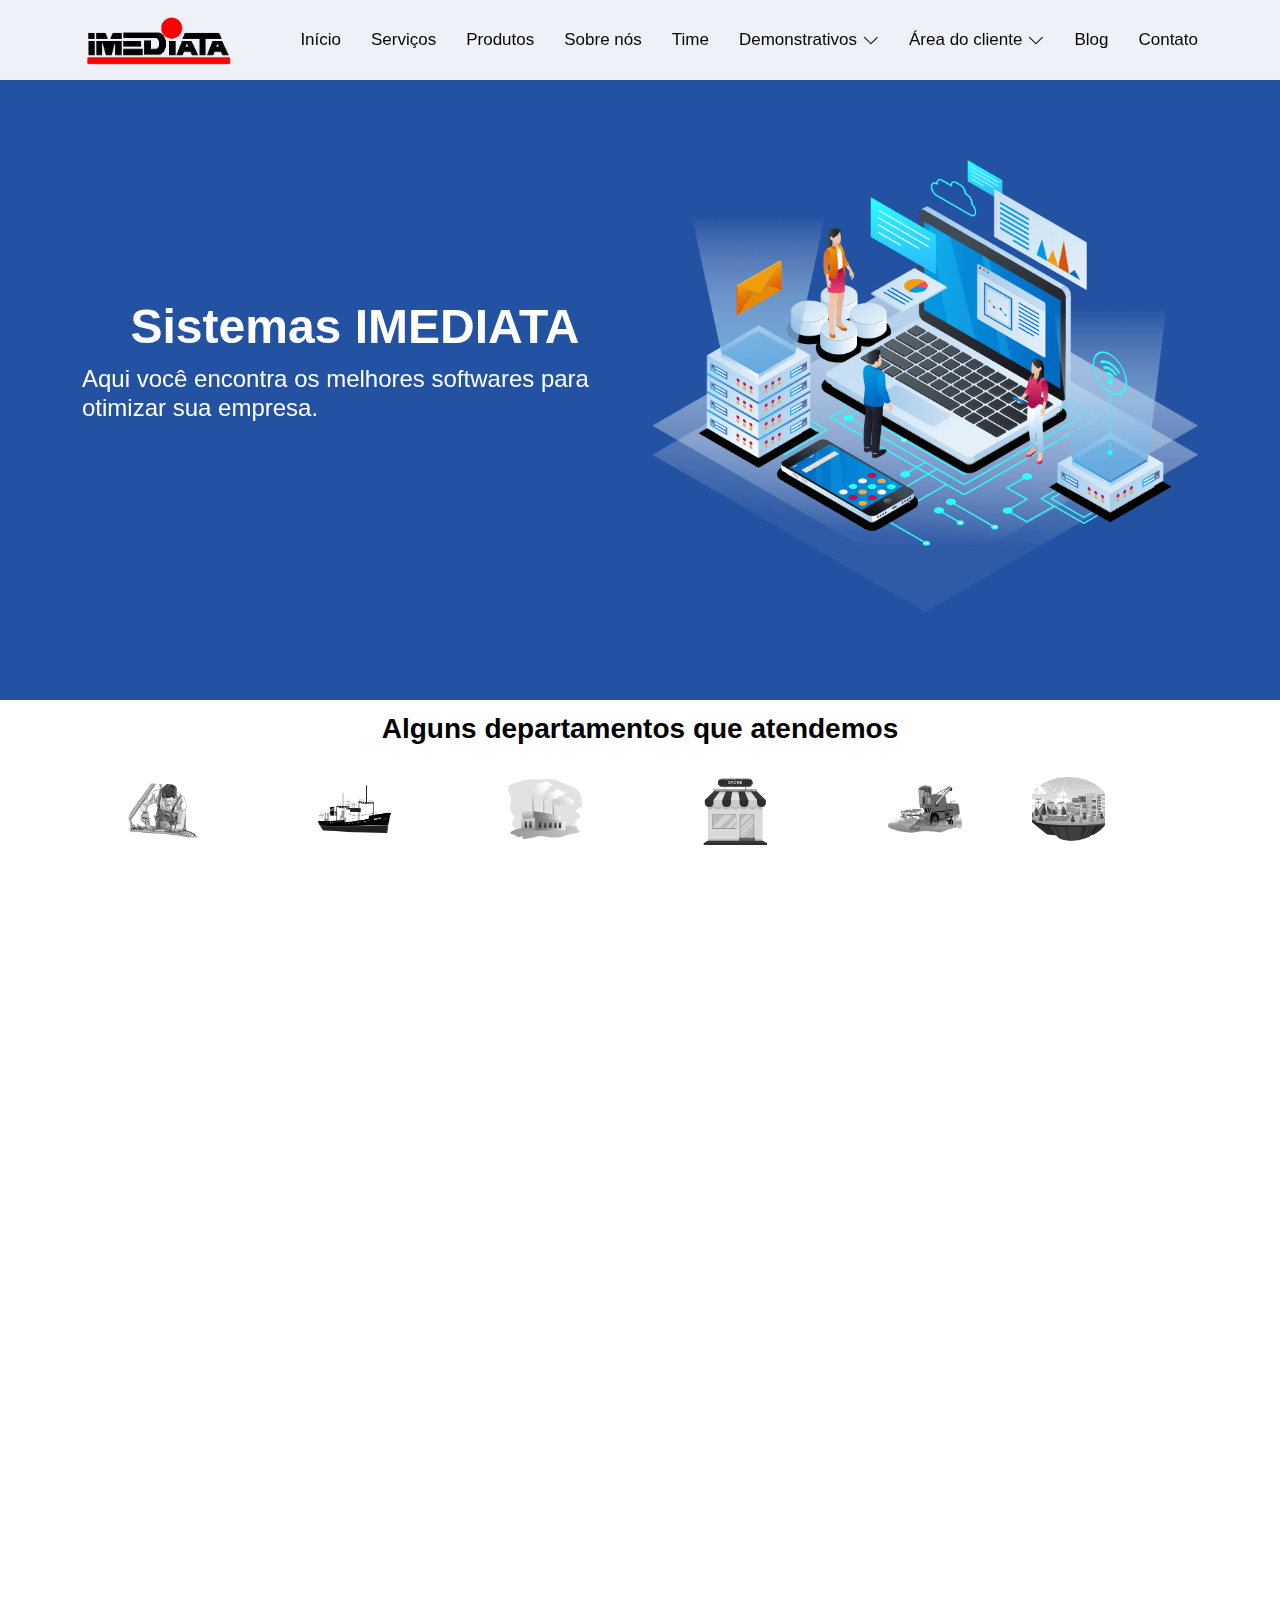
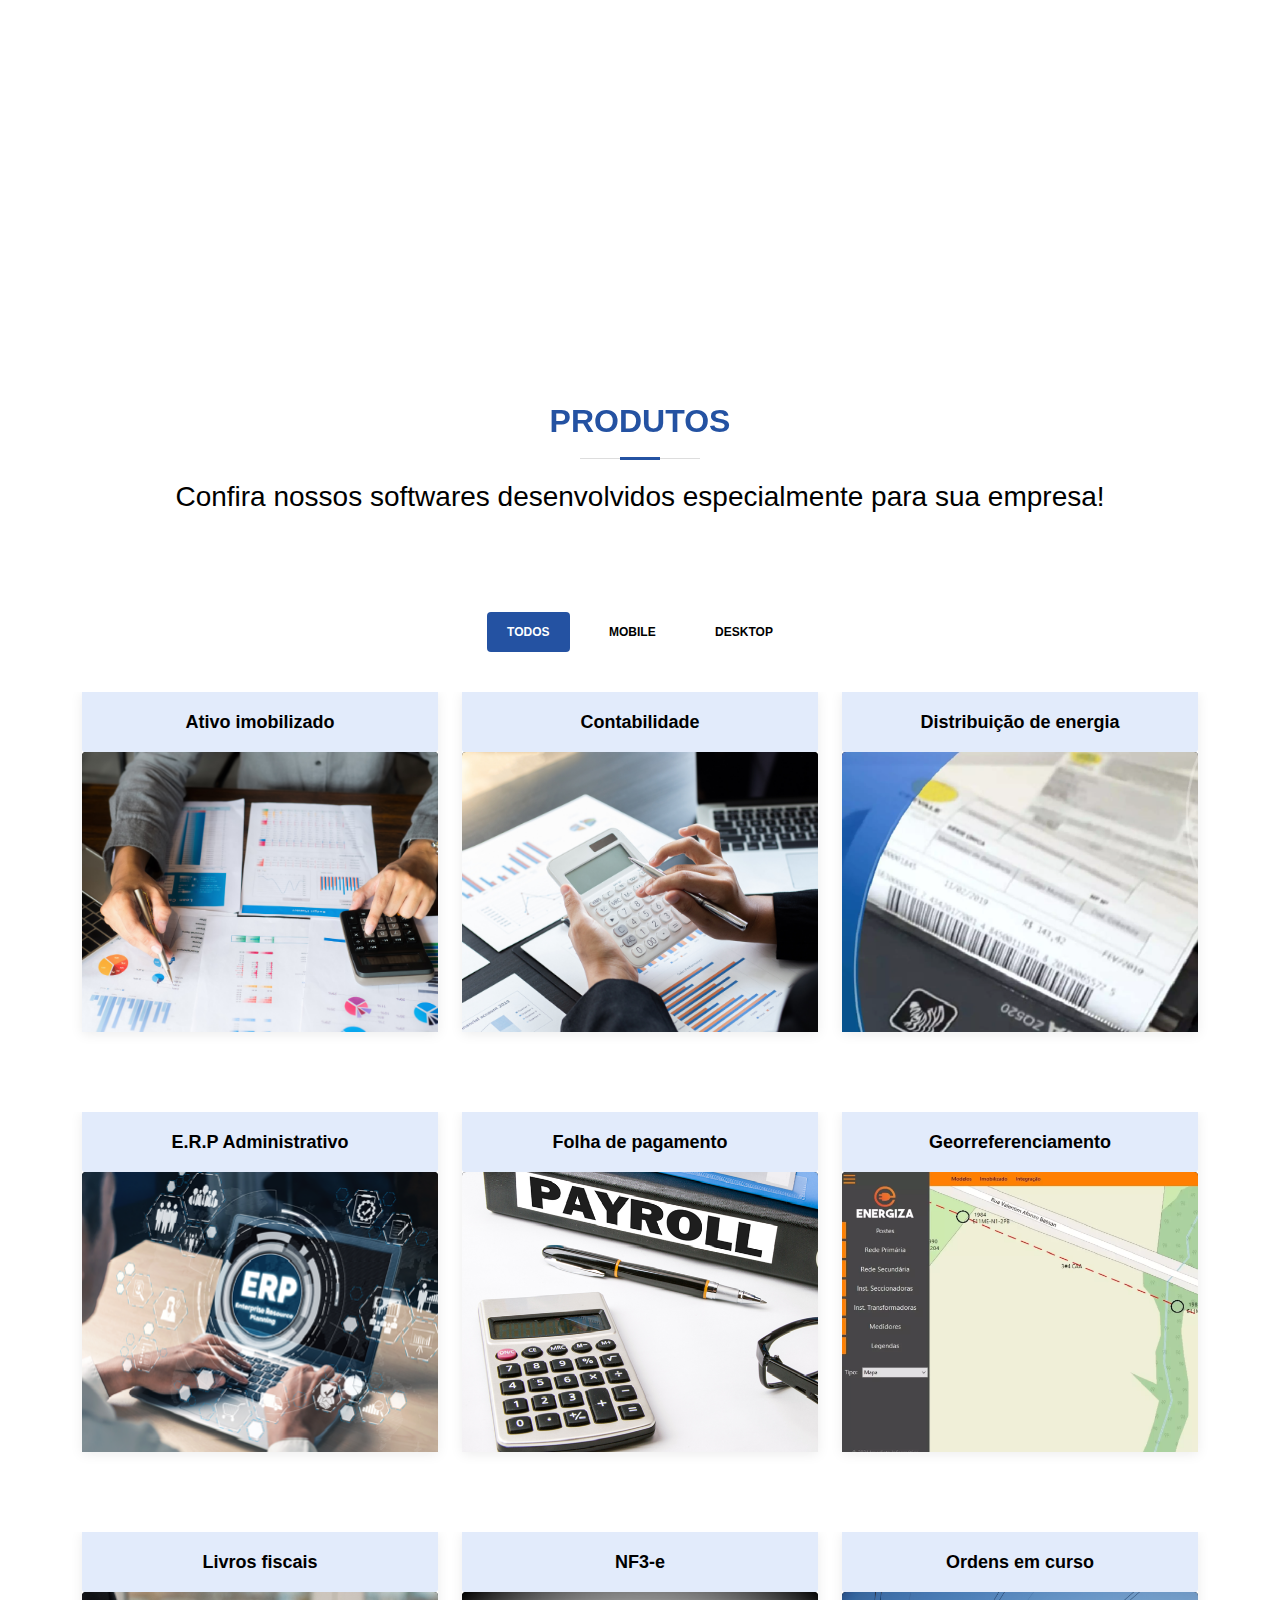
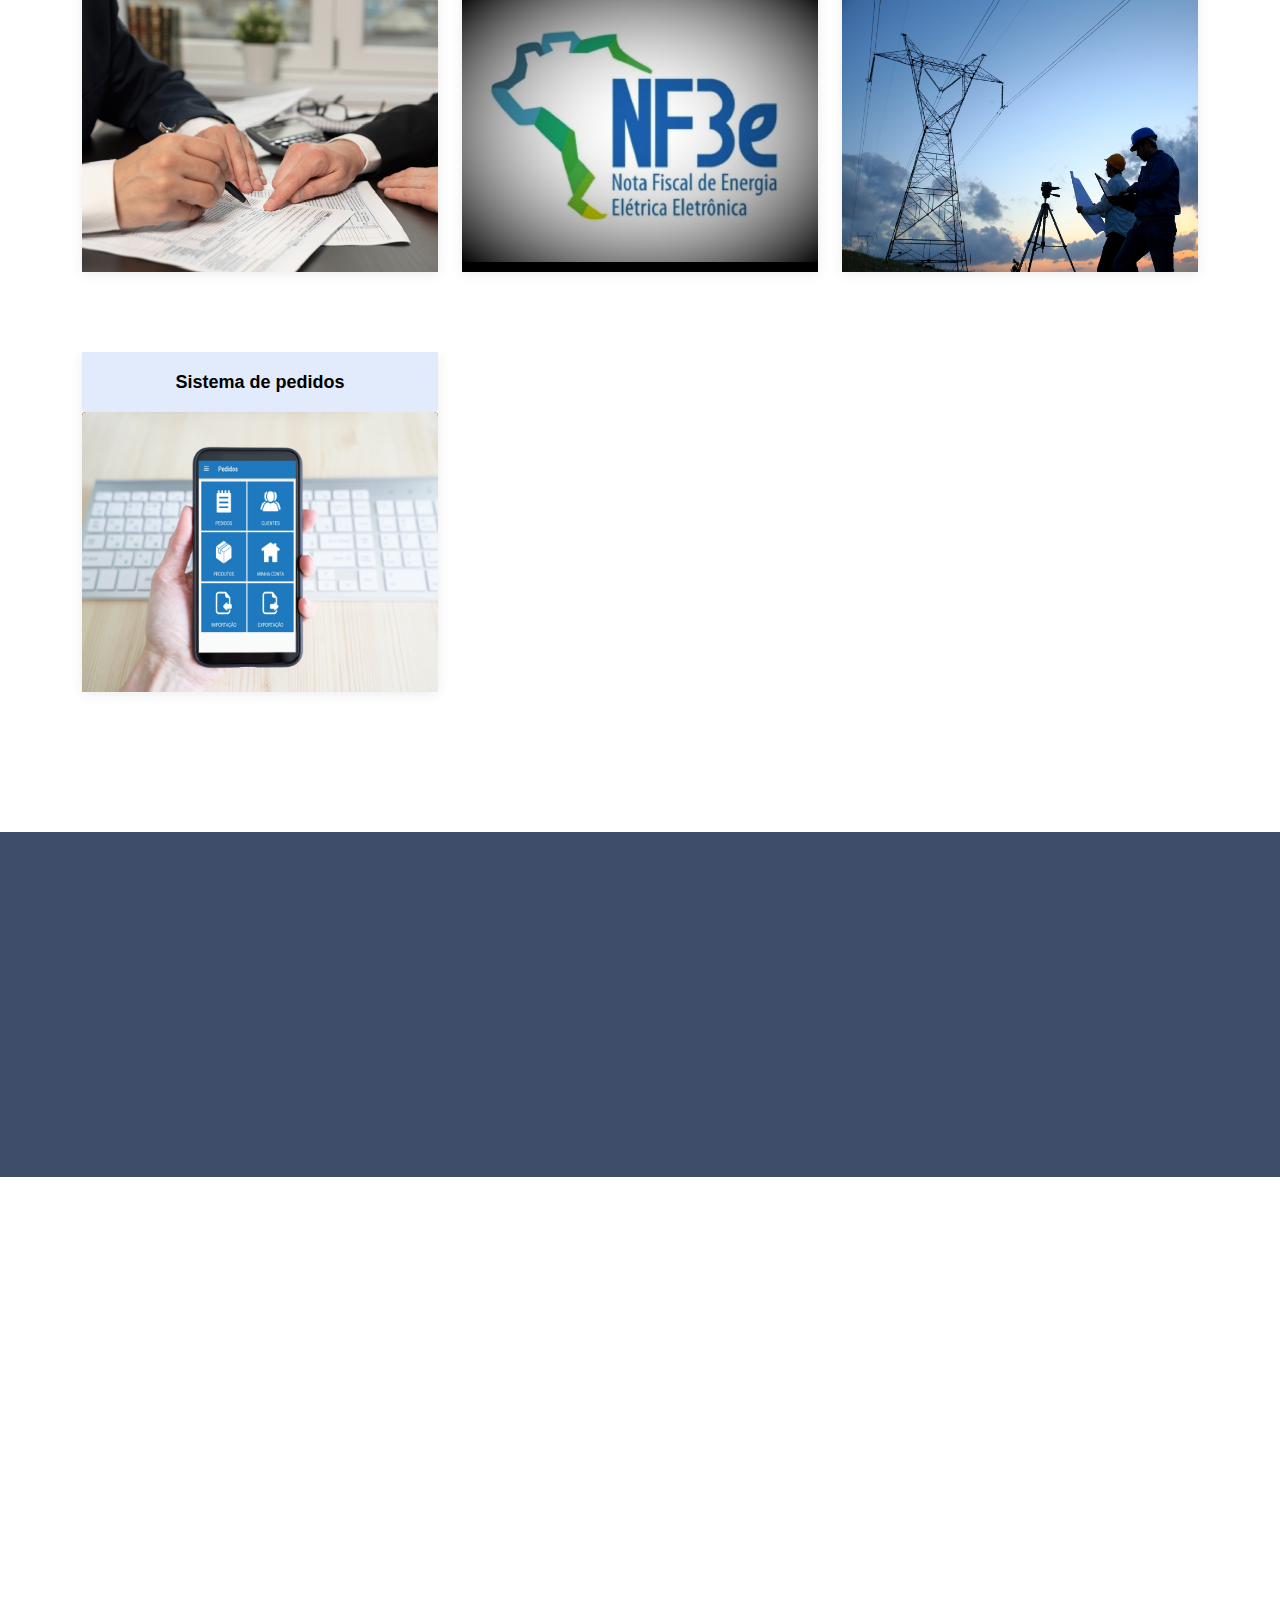
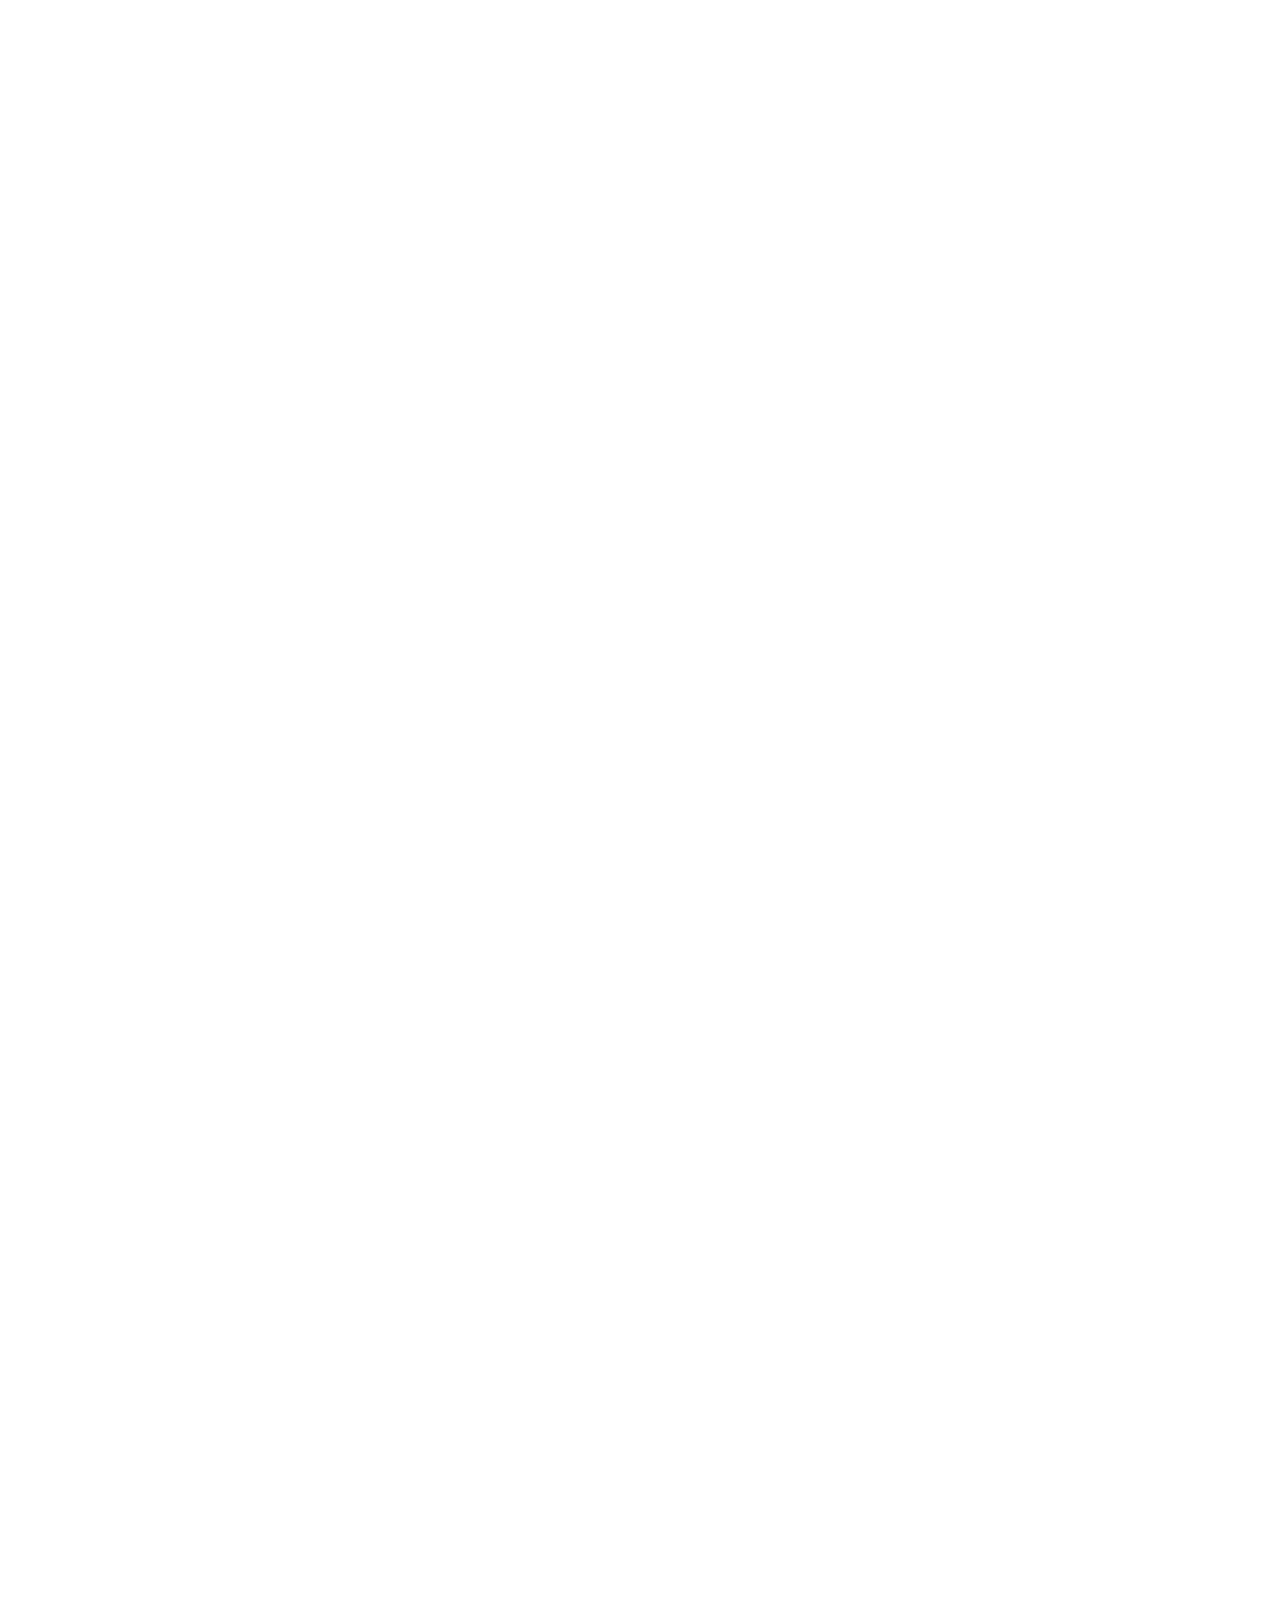
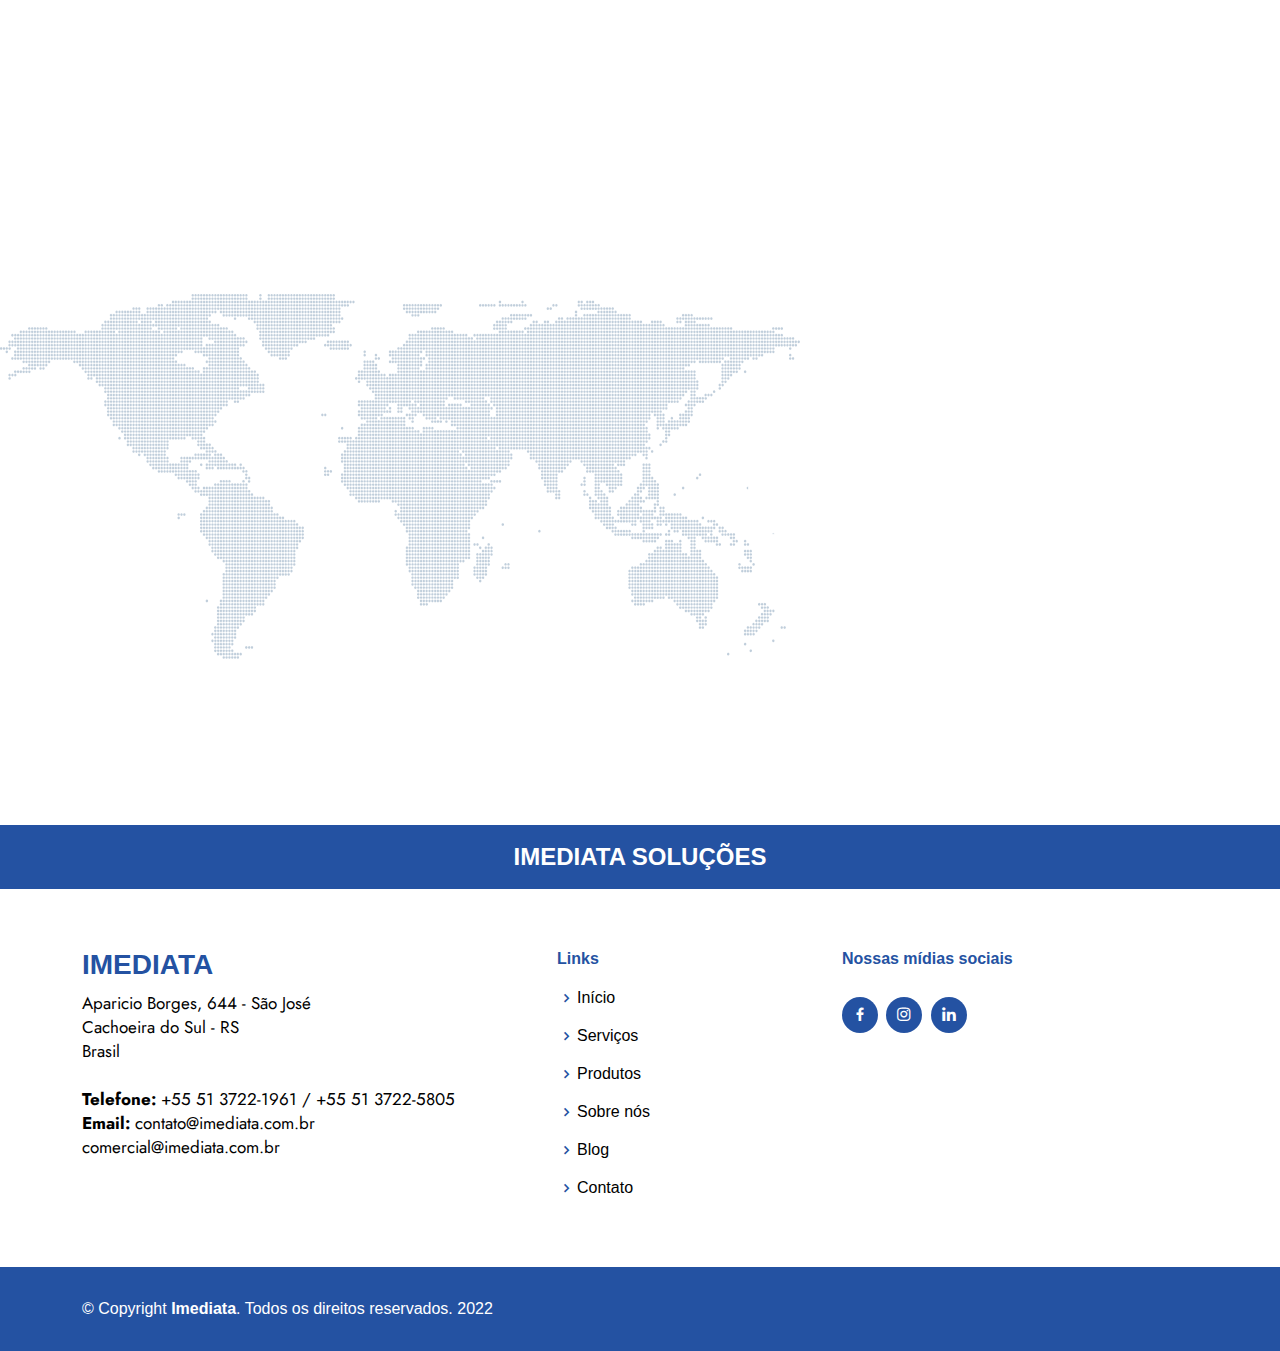
<file: index.html>
<!DOCTYPE html>
<html lang=pt-BR>
<head>
<meta charset=utf-8>
<meta content="width=device-width, initial-scale=1.0" name=viewport>
<title>Imediata Informática Empresarial</title>
<meta content="O site IMEDIATA foi criado para que os nossos cliente novos e fixos possam
sempre ver nossos produtos, formas de entrar em contanto conosco, além de muito mais. Aqui você 
encontra tudo para sua empresa" name=description>
<meta content="palavras chaves" name=keywords>
<meta name=KeyWords content="ordens em curso,
                   NF3e,
                   georreferenciamento,
                   cooperativas de distribuição de energia,
                   resolução,
                   normativa nº815,
                   distribuição,
                   cooperativa,
                   aneel,
                   automação comercial,
                   desenvolvimento de sistemas,
                   otimização de processos,
                   suporte técnico,
                   contabilidade,
                   contabilidade comercial,
                   folha de pagamento,
                   livros fiscais,
                   sistemas de pedidos,
                   ativo imobilizado,
                   faturamento,
                   energia,
                   nota fiscal de energia elétrica eletrônica,
                   softwarehouse gaúcha,
                   imediata,
                   softwares,
                   desenvolvimento de software,
                   desenvolvimento,
                   dispositivos móveis,
                   mobile,
                   energia,
                   mdf-e,
                   xml,
                   caixa,
                   esocial,
                   esocial s-1.0,
                   nfe,
                   nfe homologada,
                   ecd,
                   ecf">
<link href=assets/img/favicon.png rel=icon>
<link href=assets/img/apple-touch-icon.png rel=apple-touch-icon>
<link href="https://fonts.googleapis.com/css?family=Open+Sans:300,300i,400,400i,600,600i,700,700i|Jost:300,300i,400,400i,500,500i,600,600i,700,700i|Poppins:300,300i,400,400i,500,500i,600,600i,700,700i" rel=stylesheet>
<link href=assets/vendor/aos/aos.css rel=stylesheet>
<link href=assets/vendor/bootstrap/css/bootstrap.min.css rel=stylesheet>
<link href=assets/vendor/bootstrap-icons/bootstrap-icons.css rel=stylesheet>
<link href=assets/vendor/boxicons/css/boxicons.min.css rel=stylesheet>
<link href=assets/vendor/glightbox/css/glightbox.min.css rel=stylesheet>
<link href=assets/vendor/remixicon/remixicon.css rel=stylesheet>
<link href=assets/vendor/swiper/swiper-bundle.min.css rel=stylesheet>
<link href=assets/css/stylemin.css rel=stylesheet>
<link href=assets/css/stylemin.css rel=stylesheet>
</head>
<body>
<header id=header class=fixed-top>
<div class="container d-flex align-items-center">
<h1 class="logo me-auto"><a href=index.html><img src=assets/img/logobranco.webp alt="logo da empresa"></a></h1>
<nav id=navbar class=navbar>
<ul>
<li><a class href=#hero>Início</a></li>
<li><a class href=#services>Serviços</a></li>
<li><a class href=#portfolio>Produtos</a></li>
<li><a class href=#cta>Sobre nós</a></li>
<li><a class href=#team>Time</a></li>
<li class=dropdown><a href=#><span>Demonstrativos</span> <i class="bi bi-chevron-down"></i></a>
<ul>
<li><a href=demonstrativo.html>Serviços</a></li>
</ul>
</li>
<li class=dropdown><a href=#><span>Área do cliente</span> <i class="bi bi-chevron-down"></i></a>
<ul>
<li><a href=areacliente.html>Downloads</a></li>
<li><a href=areacliente.html>Atualizadores</a></li>
<li><a href=https://imediata.movidesk.com/Account/Login>Ticket</a></li>
</ul>
</li>
<li><a href=blog.html>Blog</a></li>
<li><a href=#contact>Contato</a></li>
</ul>
<i class="bi bi-list mobile-nav-toggle"></i>
</nav>
</div>
</header>
<section id=hero class="d-flex align-items-center">
<div class=container>
<div class=row>
<div class="col-lg-6 d-flex flex-column justify-content-center pt-4 pt-lg-0 order-2 order-lg-1" data-aos=fade-up data-aos-delay=200>
<h1 align=center>Sistemas IMEDIATA</h1>
<h2>Aqui você encontra os melhores softwares para otimizar sua empresa.</h2>
<div class="d-flex justify-content-center justify-content-lg-start">
</div>
</div>
<div class="col-lg-6 order-1 order-lg-2 hero-img" data-aos=zoom-in data-aos-delay=200>
<img src=assets/img/hero-img.webp class="img-fluid animated" alt>
</div>
</div>
</div>
</section>
<main id=main>
<section id=clients class="clients section-bg">
<div class=container>
<header class=section-header>
<h3 align=center><b>Alguns departamentos que atendemos</b></h3>
</header>
<div class=row data-aos=zoom-in>
<div class="col-lg-2 col-md-5 col-6 d-flex align-items-center justify-content-center">
<img src=assets/img/clients/client-2.webp class=img-fluid alt>
</div>
<div class="col-lg-2 col-md-5 col-6 d-flex align-items-center justify-content-center">
<img src=assets/img/clients/client-1.webp class=img-fluid alt>
</div>
<div class="col-lg-2 col-md-5 col-6 d-flex align-items-center justify-content-center">
<img src=assets/img/clients/client-4.webp class=img-fluid alt>
</div>
<div class="col-lg-2 col-md-5 col-6 d-flex align-items-center justify-content-center">
<img src=assets/img/clients/client-5.webp class=img-fluid alt>
</div>
<div class="col-lg-2 col-md-5 col-6 d-flex align-items-center justify-content-center">
<img src=assets/img/clients/client-6.webp class=img-fluid alt>
</div>
<div class="col-lg-2 col-md-5 col-6 d-flex align-items-center justify-content-center">
<a href=https://pt.vecteezy.com/vetor-gratis/energy><img src=assets/img/clients/client-7.webp class=img-fluid alt></a>
</div>
</div>
</div>
</section>
<section id=services class=services>
<div class=container data-aos=fade-up>
<div class=section-title>
<h2 align=center>Atendemos</h2>
</div>
<div class="row gy-4">
<div class="col-lg-4 col-md-6" data-aos=fade-up data-aos-delay=200>
<div class="service-box blue">
<i class="bi bi-building icon"></i>
<h3 alinght=center>Indústrias e Engenhos</h3>
<p align=justify>Industria de alimentos, engenho e beneficiamento de arroz, fábrica de móveis,
indústria metalúrgica, construção civil, entre outros.</p>
</div>
</div>
<div class="col-lg-4 col-md-6" data-aos=fade-up data-aos-delay=300>
<div class="service-box orange">
<i class="bi bi-shop icon"></i>
<h3>Comércio varejista</h3>
<p align=justify>Super mercados, revendas de insumos e lojas em geral.</p>
</div>
</div>
<div class="col-lg-4 col-md-6" data-aos=fade-up data-aos-delay=400>
<div class="service-box green">
<i class="bi bi-tools icon"></i>
<h3>Serviços</h3>
<p align=justify>Loja de auto peças, revenda de veículos, entre outros.</p>
</div>
</div>
<div class="col-lg-4 col-md-6" data-aos=fade-up data-aos-delay=500>
<div class="service-box red">
<i class="bi bi-lightbulb icon"></i>
<h3>Cooperativas</h3>
<p align=justify>Cooperativa de distribuição energia elétrica, posto de combustível, entre outros.</p>
</div>
</div>
<div class="col-lg-4 col-md-6" data-aos=fade-up data-aos-delay=600>
<div class="service-box purple">
<i class="bi bi-calculator icon"></i>
<h3>Comércio atacadista</h3>
<p align=justify>Distribuidora de alimentos, materiais e/ou insumos para indústria, entre outros.</p>
</div>
</div>
<div class="col-lg-4 col-md-6" data-aos=fade-up data-aos-delay=700>
<div class="service-box pink">
<i class="bi bi-telephone icon"></i>
<h3>Suporte telefônico e online</h3>
<p align=justify>Para dúvidas sobre produtos, suporte técnico e demais necessidades do cliente, contamos
com uma equipe de suporte qualificada.</p>
</div>
</div>
</div>
</div>
</section>
<section id=portfolio class=portfolio>
<div class=container>
<div class=section-title>
<h2 align=center>Produtos</h2>
<h3 align=center>Confira nossos softwares desenvolvidos especialmente para sua empresa!</h3>
</div>
<div class=row>
<div class=col-lg-12>
<ul id=portfolio-flters>
<li data-filter=* class=filter-active><b>Todos</b></li>
<li data-filter=.filter-app><b>Mobile</b></li>
<li data-filter=.filter-web><b>Desktop</b></li>
</ul>
</div>
</div>
<div class="row portfolio-container">
<div class="col-lg-4 col-md-6 portfolio-item filter-web wow fadeInUp">
<div class=portfolio-wrap>
<div class=portfolio-info>
<h4><a href=produtos.html>Ativo imobilizado</a></h4>
</div>
<figure>
<img src=assets/img/portfolio/1.webp class=img-fluid alt>
<a href=assets/img/sistema/ativoimob1.webp data-gallery=portfolioGallery class="link-preview portfolio-lightbox" title="Sistema IMEDIATA para o ativo imobilizado"><i class="bx bx-plus"></i></a>
<a href=produtos.html class=link-details title="More Details"><i class="bx bx-link"></i></a>
</figure>
</div>
</div>
<div class="col-lg-4 col-md-6 portfolio-item filter-web wow fadeInUp" data-wow-delay=0.1s>
<div class=portfolio-wrap>
<div class=portfolio-info>
<h4><a href=produtos.html>Contabilidade</a></h4>
</div>
<figure>
<img src=assets/img/portfolio/2.webp class=img-fluid alt>
<a href=assets/img/sistema/cont1.webp class="link-preview portfolio-lightbox" data-gallery=portfolioGallery title="Sistema IMEDIATA para a Contabilidade"><i class="bx bx-plus"></i></a>
<a href=produtos.html class=link-details title="More Details"><i class="bx bx-link"></i></a>
</figure>
</div>
</div>
<div class="col-lg-4 col-md-6 portfolio-item filter-web wow fadeInUp" data-wow-delay=0.2s>
<div class=portfolio-wrap>
<div class=portfolio-info>
<h4><a href=produtos.html>Distribuição de energia</a></h4>
</div>
<figure>
<img src=assets/img/portfolio/3.webp class=img-fluid alt>
<a href=assets/img/sistema/energia1.webp class="link-preview portfolio-lightbox" data-gallery=portfolioGallery title="Sistema IMEDIATA para distribuição de energia"><i class="bx bx-plus"></i></a>
<a href=produtos.html class=link-details title="More Details"><i class="bx bx-link"></i></a>
</figure>
</div>
</div>
<div class="col-lg-4 col-md-6 portfolio-item filter-web wow fadeInUp">
<div class=portfolio-wrap>
<div class=portfolio-info>
<h4><a href=produtos.html>E.R.P Administrativo</a></h4>
</div>
<figure>
<img src=assets/img/portfolio/4.webp class=img-fluid alt>
<a href=assets/img/portfolio/4.webp class="link-preview portfolio-lightbox" data-gallery=portfolioGallery title="Sistema IMEDIATA para o E.R.P administrativo"><i class="bx bx-plus"></i></a>
<a href=produtos.html class=link-details title="More Details"><i class="bx bx-link"></i></a>
</figure>
</div>
</div>
<div class="col-lg-4 col-md-6 portfolio-item filter-web wow fadeInUp" data-wow-delay=0.1s>
<div class=portfolio-wrap>
<div class=portfolio-info>
<h4><a href=produtos.html>Folha de pagamento</a></h4>
</div>
<figure>
<img src=assets/img/portfolio/5.webp class=img-fluid alt>
<a href=assets/img/sistema/folha1.webp class="link-preview portfolio-lightbox" data-gallery=portfolioGallery title="Sistema IMEDIATA para a folha de pagamento"><i class="bx bx-plus"></i></a>
<a href=produtos.html class=link-details title="More Details"><i class="bx bx-link"></i></a>
</figure>
</div>
</div>
<div class="col-lg-4 col-md-6 portfolio-item filter-web wow fadeInUp" data-wow-delay=0.2s>
<div class=portfolio-wrap>
<div class=portfolio-info>
<h4><a href=produtos.html>Georreferenciamento</a></h4>
</div>
<figure>
<img src=assets/img/portfolio/6.webp class=img-fluid alt>
<a href=assets/img/sistema/geo.webp class="link-preview portfolio-lightbox" data-gallery=portfolioGallery title="Sistema IMEDIATA para o georreferenciamento"><i class="bx bx-plus"></i></a>
<a href=produtos.html class=link-details title="More Details"><i class="bx bx-link"></i></a>
</figure>
</div>
</div>
<div class="col-lg-4 col-md-6 portfolio-item filter-web wow fadeInUp">
<div class=portfolio-wrap>
<div class=portfolio-info>
<h4><a href=produtos.html>Livros fiscais</a></h4>
</div>
<figure>
<img src=assets/img/portfolio/7.webp class=img-fluid alt>
<a href=assets/img/sistema/livrosfiscais1.webp class="link-preview portfolio-lightbox" data-gallery=portfolioGallery title="Sistema IMEDIATA para livros fiscais"><i class="bx bx-plus"></i></a>
<a href=produtos.html class=link-details title="More Details"><i class="bx bx-link"></i></a>
</figure>
</div>
</div>
<div class="col-lg-4 col-md-6 portfolio-item filter-web wow fadeInUp" data-wow-delay=0.1s>
<div class=portfolio-wrap>
<div class=portfolio-info>
<h4><a href=produtos.html>NF3-e</a></h4>
</div>
<figure>
<img src=assets/img/portfolio/8.webp class=img-fluid alt>
<a href=assets/img/portfolio/8.webp class="link-preview portfolio-lightbox" data-gallery=portfolioGallery title="Sistema IMEDIATA para NF3-e"><i class="bx bx-plus"></i></a>
<a href=produtos.html class=link-details title="More Details"><i class="bx bx-link"></i></a>
</figure>
</div>
</div>
<div class="col-lg-4 col-md-6 portfolio-item filter-web wow fadeInUp" data-wow-delay=0.2s>
<div class=portfolio-wrap>
<div class=portfolio-info>
<h4><a href=produtos.html>Ordens em curso</a></h4>
</div>
<figure>
<img src=assets/img/portfolio/9.webp class=img-fluid alt>
<a href=assets/img/sistema/ordensemcurso1.webp class="link-preview portfolio-lightbox" data-gallery=portfolioGallery title="Sistema IMEDIATA para ordens em curso"><i class="bx bx-plus"></i></a>
<a href=produtos.html class=link-details title="More Details"><i class="bx bx-link"></i></a>
</figure>
</div>
</div>
<div class="col-lg-4 col-md-6 portfolio-item filter-app wow fadeInUp" data-wow-delay=0.1s>
<div class=portfolio-wrap>
<div class=portfolio-info>
<h4><a href=produtos.html>Sistema de pedidos</a></h4>
</div>
<figure>
<img src=assets/img/portfolio/10.webp class=img-fluid alt>
<a href=assets/img/sistema/peda2.webp class="link-preview portfolio-lightbox" data-gallery=portfolioGallery title="Sistema IMEDIATA para pedidos mobile"><i class="bx bx-plus"></i></a>
<a href=produtos.html class=link-details title="More Details"><i class="bx bx-link"></i></a>
</figure>
</div>
</div>
</div>
</div>
</section>
<section id=cta class=cta>
<div class=container data-aos=zoom-in>
<div class=row>
<div class="col-lg-9 text-center text-lg-start">
<h3 align=center>Sobre nós</h3>
<p> Somos uma softwarehouse gaúcha com mais de 21 anos de atuação no desenvolvimento de sistemas
empresariais
e contamos com uma equipe qualificada e comprometida com o desenvolvimento de aplicações confiáveis!</p>
</div>
<div class="col-lg-3 cta-btn-container text-center">
<a class="cta-btn align-middle" href=institucional.html>Conheça mais sobre nós</a>
</div>
</div>
</div>
</section>
<section id=time class=time>
<section id=team class="team section-bg">
<div class=container>
<div class=section-title data-aos=fade-up>
<h2 align=center>Time IMEDIATA</h2>
<h3 align=center>Conheça os profissionais que fazem parte da nossa equipe</h3>
</div>
<div class=row>
<div class="col-lg-3 col-md-6 d-flex align-items-stretch">
<div class=member data-aos=fade-up data-aos-delay=100>
<div class=member-img>
<img src=assets/img/team/Franco.webp class=img-fluid alt>
<div class=social>
<a href=https://www.facebook.com/franco.stringaripudler>facebook<i class="bi bi-facebook"> </i></a>
<a href=https://www.instagram.com/stringaripudler/>instagram<i class="bi bi-instagram"></i> </a>
<a href="Franco Stringari">linkedin<i class="bi bi-linkedin"></i> </a>
</div>
</div>
<div class=member-info>
<h4>Franco Stringari</h4>
<span>CEO</span>
</div>
</div>
</div>
<div class="col-lg-3 col-md-6 d-flex align-items-stretch">
<div class=member data-aos=fade-up data-aos-delay=200>
<div class=member-img>
<img src=assets/img/team/Pena.webp class=img-fluid alt>
<div class=social>
<a href=https://www.facebook.com/pena.drescher>facebook<i class="bi bi-facebook"></i></a>
<a href=https://www.instagram.com/alexandre.drescher>instagram<i class="bi bi-instagram"></i></a>
<a href=https://www.linkedin.com/in/alexandre-pena-1249b841>linkedin<i class="bi bi-linkedin"></i></a>
</div>
</div>
<div class=member-info>
<h4>Alexandre Drescher</h4>
<span>Analista sênior</span>
</div>
</div>
</div>
<div class="col-lg-3 col-md-6 d-flex align-items-stretch">
<div class=member data-aos=fade-up data-aos-delay=300>
<div class=member-img>
<img src=assets/img/team/Micael.webp class=img-fluid alt>
<div class=social>
<a href=https://www.facebook.com/people/Micael-Quili%C3%A3o/100009564031366/>facebook<i class="bi bi-facebook"></i></a>
<a href=https://www.instagram.com/micaqgerson/>instagram<i class="bi bi-instagram"></i></a>
<a href=https://www.linkedin.com/in/micaelquiliao/>linkedin<i class="bi bi-linkedin"></i></a>
</div>
</div>
<div class=member-info>
<h4>Micael Quilião</h4>
<span>Desenvolvedor</span>
</div>
</div>
</div>
<div class="col-lg-3 col-md-6 d-flex align-items-stretch">
<div class=member data-aos=fade-up data-aos-delay=400>
<div class=member-img>
<img src=assets/img/team/Eduardo.webp class=img-fluid alt>
<div class=social>
<a href=https://www.facebook.com/eduardo.fagundesleal>facebook<i class="bi bi-facebook"></i></a>
<a href=https://www.instagram.com/eduardofagundesleal>instagram<i class="bi bi-instagram"></i></a>
<a href=https://www.linkedin.com/in/dev-eduardoleal>linkedin<i class="bi bi-linkedin"></i></a>
</div>
</div>
<div class=member-info>
<h4>Eduardo Leal</h4>
<span>Desenvolvedor</span>
</div>
</div>
</div>
<div class="col-lg-3 col-md-6 d-flex align-items-stretch">
<div class=member data-aos=fade-up data-aos-delay=200>
<div class=member-img>
<img src=assets/img/team/Janice.webp class=img-fluid alt>
<div class=social>
<a href=https://www.facebook.com/janice.altermann>facebook<i class="bi bi-facebook"></i></a>
<a href=https://www.instagram.com/janicealtermann>instagram<i class="bi bi-instagram"></i></a>
</div>
</div>
<div class=member-info>
<h4>Janice Altermann</h4>
<span>Contabilidade</span>
</div>
</div>
</div>
<div class="col-lg-3 col-md-6 d-flex align-items-stretch">
<div class=member data-aos=fade-up data-aos-delay=300>
<div class=member-img>
<img src=assets/img/team/Tiago.webp class=img-fluid alt>
<div class=social>
<a href=https://www.facebook.com/tiago.flores.leal>facebook<i class="bi bi-facebook"></i></a>
<a href=https://www.instagram.com/tiago.flores.777/>instagram<i class="bi bi-instagram"></i></a>
<a href=https://www.linkedin.com/in/tiagoaf/>linkedin<i class="bi bi-linkedin"></i></a>
</div>
</div>
<div class=member-info>
<h4>Tiago Flores</h4>
<span>Comercial</span>
</div>
</div>
</div>
<div class="col-lg-3 col-md-6 d-flex align-items-stretch">
<div class=member data-aos=fade-up data-aos-delay=200>
<div class=member-img>
<img src=assets/img/team/Fritz.webp class=img-fluid alt>
<div class=social>
<a href=https://www.facebook.com/rafaelspfritz>facebook<i class="bi bi-facebook"></i></a>
<a href=https://www.instagram.com/fritz_rafael/>instagram<i class="bi bi-instagram"></i></a>
<a href=https://www.linkedin.com/in/rafael-spiegelberg-fritz-01a11470/>linkedin<i class="bi bi-linkedin"></i></a>
</div>
</div>
<div class=member-info>
<h4>Rafael Fritz</h4>
<span>Suporte técnico</span>
</div>
</div>
</div>
<div class="col-lg-3 col-md-6 d-flex align-items-stretch">
<div class=member data-aos=fade-up data-aos-delay=200>
<div class=member-img>
<img src=assets/img/team/Denise.webp class=img-fluid alt>
<div class=social>
<a href=https://www.facebook.com/denise.siqueiratrindade>facebook<i class="bi bi-facebook"></i></a>
<a href=https://www.instagram.com/denisesiqueiratrindade/>instagram<i class="bi bi-instagram"></i></a>
</div>
</div>
<div class=member-info>
<h4>Denise Trindade</h4>
<span>Suporte técnico</span>
</div>
</div>
</div>
<div class="col-lg-3 col-md-6 d-flex align-items-stretch">
<div class=member data-aos=fade-up data-aos-delay=300>
<div class=member-img>
<img src=assets/img/team/Adan.webp class=img-fluid alt>
<div class=social>
<a href=https://www.facebook.com/adan.gehres/>facebook<i class="bi bi-facebook"></i></a>
<a href=https://www.instagram.com/adangehres_/>instagram<i class="bi bi-instagram"></i></a>
<a href=https://www.linkedin.com/in/adangehres/>linkedin<i class="bi bi-linkedin"></i></a>
</div>
</div>
<div class=member-info>
<h4>Adan Gehres</h4>
<span>Suporte técnico</span>
</div>
</div>
</div>
</div>
</div>
</section>
<section id=curriculo class=curriculo>
<div class=container data-aos=fade-up>
<div class=section-title>
<h2 align=center>Venha fazer parte da imediata</h2>
<h3>Envie um email com o assunto currículo para: <b>rh@imediata.com.br</b> anexando seu currículo no formato
PDF indicando a vaga que deseja se candidatar.</h3>
</div>
<ul class="nav nav-tabs row d-flex">
<li class="nav-item col-3">
<a class="nav-link active show" data-bs-toggle=tab data-bs-target=#tab-1 href="">
<i class="bi bi-code-slash"></i>
<h4 class="d-none d-lg-block">Desenvolvedor</h4>
</a>
</li>
<li class="nav-item col-3">
<a class=nav-link data-bs-toggle=tab data-bs-target=#tab-2 href="">
<i class="bi bi-headset"></i>
<h4 class="d-none d-lg-block">Suporte técnico</h4>
</a>
</li>
<li class="nav-item col-3">
<a class=nav-link data-bs-toggle=tab data-bs-target=#tab-3 href="">
<i class="bi bi-person-lines-fill"></i>
<h4 class="d-none d-lg-block">Comercial</h4>
</a>
</li>
<li class="nav-item col-3">
<a class=nav-link data-bs-toggle=tab data-bs-target=#tab-4 href="">
<i class="bi bi-person-workspace"></i>
<h4 class="d-none d-lg-block">Estágio</h4>
</a>
</li>
</ul>
<div class=tab-content>
<div class="tab-pane active show" id=tab-1>
<div class=row>
<div class="col-lg-6 order-2 order-lg-1 mt-3 mt-lg-0" data-aos=fade-up data-aos-delay=100>
<h3>Venha fazer parte da nossa equipe de desenvolvimento</h3>
<p>
Irá trabalhar na área de desenvolvimento na IMEDIATA, realizando atividades e projetos na empresa.
</p>
<p class=fst-italic>
Requisitos para a vaga de desenvolvedor:
</p>
<ul>
<li><i class=ri-check-double-line></i>Ter conhecimentos sobre linguagens de programação
estruturada e orientada à objetos;</li>
<li><i class=ri-check-double-line></i>Possuir conhecimentos sobre estrutura de dados e banco de
dados MySql;</li>
<li><i class=ri-check-double-line></i>Conhecimento das línguagens de programação C#, Cobol e PHP.
</li>
</ul>
</div>
<div class="col-lg-6 order-1 order-lg-2 text-center" data-aos=fade-up data-aos-delay=200>
<img src=assets/img/curriculo/desenvolvedor.webp alt class=img-fluid>
</div>
</div>
</div>
<div class=tab-pane id=tab-2>
<div class=row>
<div class="col-lg-6 order-2 order-lg-1 mt-3 mt-lg-0">
<h3>Você é uma pessoa comunicativa? Então é você que queremos na equipe!</h3>
<p>
Irá realizar a instalação e suporte dos Sistemas Imediata, treinamentos remoto ou presencial e
acompanhamento dos clientes.
</p>
<p class=fst-italic>
Requisitos para a vaga de suporte técnico:
</p>
<ul>
<li><i class=ri-check-double-line></i> Possua conhecimentos de Informática (Microsoft Windows,
Office, instalação de softwares);</li>
<li><i class=ri-check-double-line></i> Tenha conhecimento de escritório;</li>
<li><i class=ri-check-double-line></i> Possua carteira de habilitação B e disponibilidade para
viajar;</li>
<li><i class=ri-check-double-line></i> Tenha idade mínima de 24 anos.</li>
</ul>
</div>
<div class="col-lg-6 order-1 order-lg-2 text-center">
<img src=assets/img/curriculo/suporte.webp alt class=img-fluid>
</div>
</div>
</div>
<div class=tab-pane id=tab-3>
<div class=row>
<div class="col-lg-6 order-2 order-lg-1 mt-3 mt-lg-0">
<h3>Você é uma pessoa proativa, comunicativa, desinibida e criativa? Então mande logo seu currículo
para nós!</h3>
<p>
Irá realizar atividades como prospectar novos clientes, apresentar a empresa e os seus serviços e
produtos, apresentar proposta para o cliente e acompanhar ciclo de venda até o fechamento;
</p>
<p class=fst-italic>
Requisitos para a vaga comercial:
</p>
<ul>
<li><i class=ri-check-double-line></i> Tenha facilidade para estabelecer novos contatos;</li>
<li><i class=ri-check-double-line></i> Possua conhecimentos de Informática;</li>
<li><i class=ri-check-double-line></i> Conhecimentos das atividades e rotinas administrativas que
envolvem uma empresa, como financeiro, fiscal e gerencial</li>
<li><i class=ri-check-double-line></i> Desejável conhecimento básico contábil;</li>
<li><i class=ri-check-double-line></i> Carteira de habilitação B e disponibilidade para viajar.
</li>
</ul>
</div>
<div class="col-lg-6 order-1 order-lg-2 text-center">
<img src=assets/img/curriculo/comercial.webp alt class=img-fluid>
</div>
</div>
</div>
<div class=tab-pane id=tab-4>
<div class=row>
<div class="col-lg-6 order-2 order-lg-1 mt-3 mt-lg-0">
<h3>Quer aplicar seu conhecimento adquirido na graduação e ainda aprender mais? Então vem pra
IMEDIATA!</h3>
<p>
Aqui você irá desenvolver projetos para obter mais conhecimento sobre as línguagens de programação
que utilizamos.
</p>
<p class=fst-italic>
Requisitos para de estágio:
</p>
<ul>
<li><i class=ri-check-double-line></i> Estar cursando graduação em curso da área da Tecnologia da
Informação;</li>
<li><i class=ri-check-double-line></i> Ter conhecimento sobre linguagens de programação
estruturada e orientada à objetos;</li>
<li><i class=ri-check-double-line></i> Estar disposto a aprender ainda mais com a gente.</li>
</ul>
</div>
<div class="col-lg-6 order-1 order-lg-2 text-center">
<img src=assets/img/curriculo/estagio.webp alt class=img-fluid>
</div>
</div>
</div>
</div>
</div>
</section>
<!-- ======= Contact Section ======= -->
<section id="contact" class="contact">
  <div class="container">

    <div class="section-title" data-aos="fade-up">
      <h2>Entre em contato conosco!</h2>
      <h3>Para saber mais sobre o orçamento de nossos produtos e tirar suas dúvidas!</h3>
    </div>

    <div class="row no-gutters justify-content-center" data-aos="fade-up">

      <div class="col-lg-5 d-flex align-items-stretch">
        <div class="info">
          <div class="address">
            <i class="bi bi-geo-alt"></i>
            <h4>Localização:</h4>
            <p>R. Aparicio Borges, 644 - São José, Cachoeira do Sul - RS</p>
          </div>

          <div class="email mt-4">
            <i class="bi bi-envelope"></i>
            <h4>Email:</h4>
            <p>contato@imediata.com.br / comercial@imediata.com.br</p>
          </div>

          <div class="phone mt-4">
            <i class="bi bi-phone"></i>
            <h4>Tell:</h4>
            <p>+55 51 3722-1961 / +55 51 3722-5805</p>
          </div>

        </div>

      </div>

      <div class="col-lg-5 d-flex align-items-stretch">
        <iframe title="mapa para localização" src="https://www.google.com/maps/embed?pb=!1m18!1m12!1m3!1d3454.2948325850975!2d-52.907154224558205!3d-30.028398314611405!2m3!1f0!2f0!3f0!3m2!1i1024!2i768!4f13.1!3m3!1m2!1s0x9504a7cb135a28c3%3A0xf4c9c065920e258c!2sIMEDIATA%20Inform%C3%A1tica%20Empresarial%20LTDA!5e0!3m2!1spt-BR!2sbr!4v1651058777380!5m2!1spt-BR!2sbr" width=450 height=300 style=border:0 allowfullscreen loading=lazy referrerpolicy=no-referrer-when-downgrade></iframe>
      </div>

    </div>
</main>
<footer id=footer>
<div class=footer-newsletter>
<div class=container>
<div class="row justify-content-center">
<div class=col-lg-6>
<h4>IMEDIATA SOLUÇÕES</h4>
</div>
</div>
</div>
</div>
<div class=footer-top>
<div class=container>
<div class=row>
<div class="col-lg-5 col-md-8 footer-contact">
<h3>IMEDIATA</h3>
<p>
Aparicio Borges, 644 - São José<br>
Cachoeira do Sul - RS<br>
Brasil <br><br>
<strong>Telefone:</strong> +55 51 3722-1961 / +55 51 3722-5805<br>
<strong>Email:</strong> contato@imediata.com.br <br> comercial@imediata.com.br<br>
</p>
</div>
<div class="col-lg-3 col-md-6 footer-links">
<h4>Links</h4>
<ul>
<li><i class="bx bx-chevron-right"></i> <a href=#inicio>Início</a></li>
<li><i class="bx bx-chevron-right"></i> <a href=#services>Serviços</a></li>
<li><i class="bx bx-chevron-right"></i> <a href=produtos.html target=_blank>Produtos</a></li>
<li><i class="bx bx-chevron-right"></i> <a href=#cta>Sobre nós</a></li>
<li><i class="bx bx-chevron-right"></i> <a href=blog.html target=_blank>Blog</a></li>
<li><i class="bx bx-chevron-right"></i> <a href=#footer>Contato</a></li>
</ul>
</div>
<div class="col-lg-3 col-md-6 footer-links">
<h4>Nossas mídias sociais</h4>
<div class="social-links mt-3">
<a href=https://web.facebook.com/imediatainformatica class=facebook target=_blank><i class="bx bxl-facebook"></i></a>
<a href=https://www.instagram.com/imediata_informatica/ class=instagram target=_blank><i class="bx bxl-instagram"></i></a>
<a href="https://www.linkedin.com/company/imediata-inform-tica-empresarial-ltda/?viewAsMember=true" class=linkedin target=_blank><i class="bx bxl-linkedin"></i></a>
</div>
</div>
</div>
</div>
</div>
<div class="container footer-bottom clearfix">
<div class=copyright>
&copy; Copyright <strong><span>Imediata</span></strong>. Todos os direitos reservados. 2022
</div>
<div class=credits>
</div>
</div>
</footer>
<script type=text/javascript>var mdChatClient="C6F315969E7D473583B23661380B9ACE";</script>
<script src=https://chat.movidesk.com/Scripts/chat-widget.min.js></script>
<div id=preloader></div>
<a href=# class="back-to-top d-flex align-items-center justify-content-center"><i class="bi bi-arrow-up-short"></i></a>
<script src=assets/vendor/aos/aos.js></script>
<script src=assets/vendor/bootstrap/js/bootstrap.bundle.min.js></script>
<script src=assets/vendor/glightbox/js/glightbox.min.js></script>
<script src=assets/vendor/isotope-layout/isotope.pkgd.min.js></script>
<script src=assets/vendor/swiper/swiper-bundle.min.js></script>
<script src=assets/vendor/waypoints/noframework.waypoints.js></script>
<script src=assets/vendor/php-email-form/validate.js></script>
<script src=assets/js/main.js></script>

<script async src="https://www.googletagmanager.com/gtag/js?id=UA-1494779-1"></script>
<script>
  window.dataLayer = window.dataLayer || [];
  function gtag() { dataLayer.push(arguments); }
  gtag('js', new Date());
  gtag('config', 'UA-1494779-1');
</script>

</body>
</html>
</file>
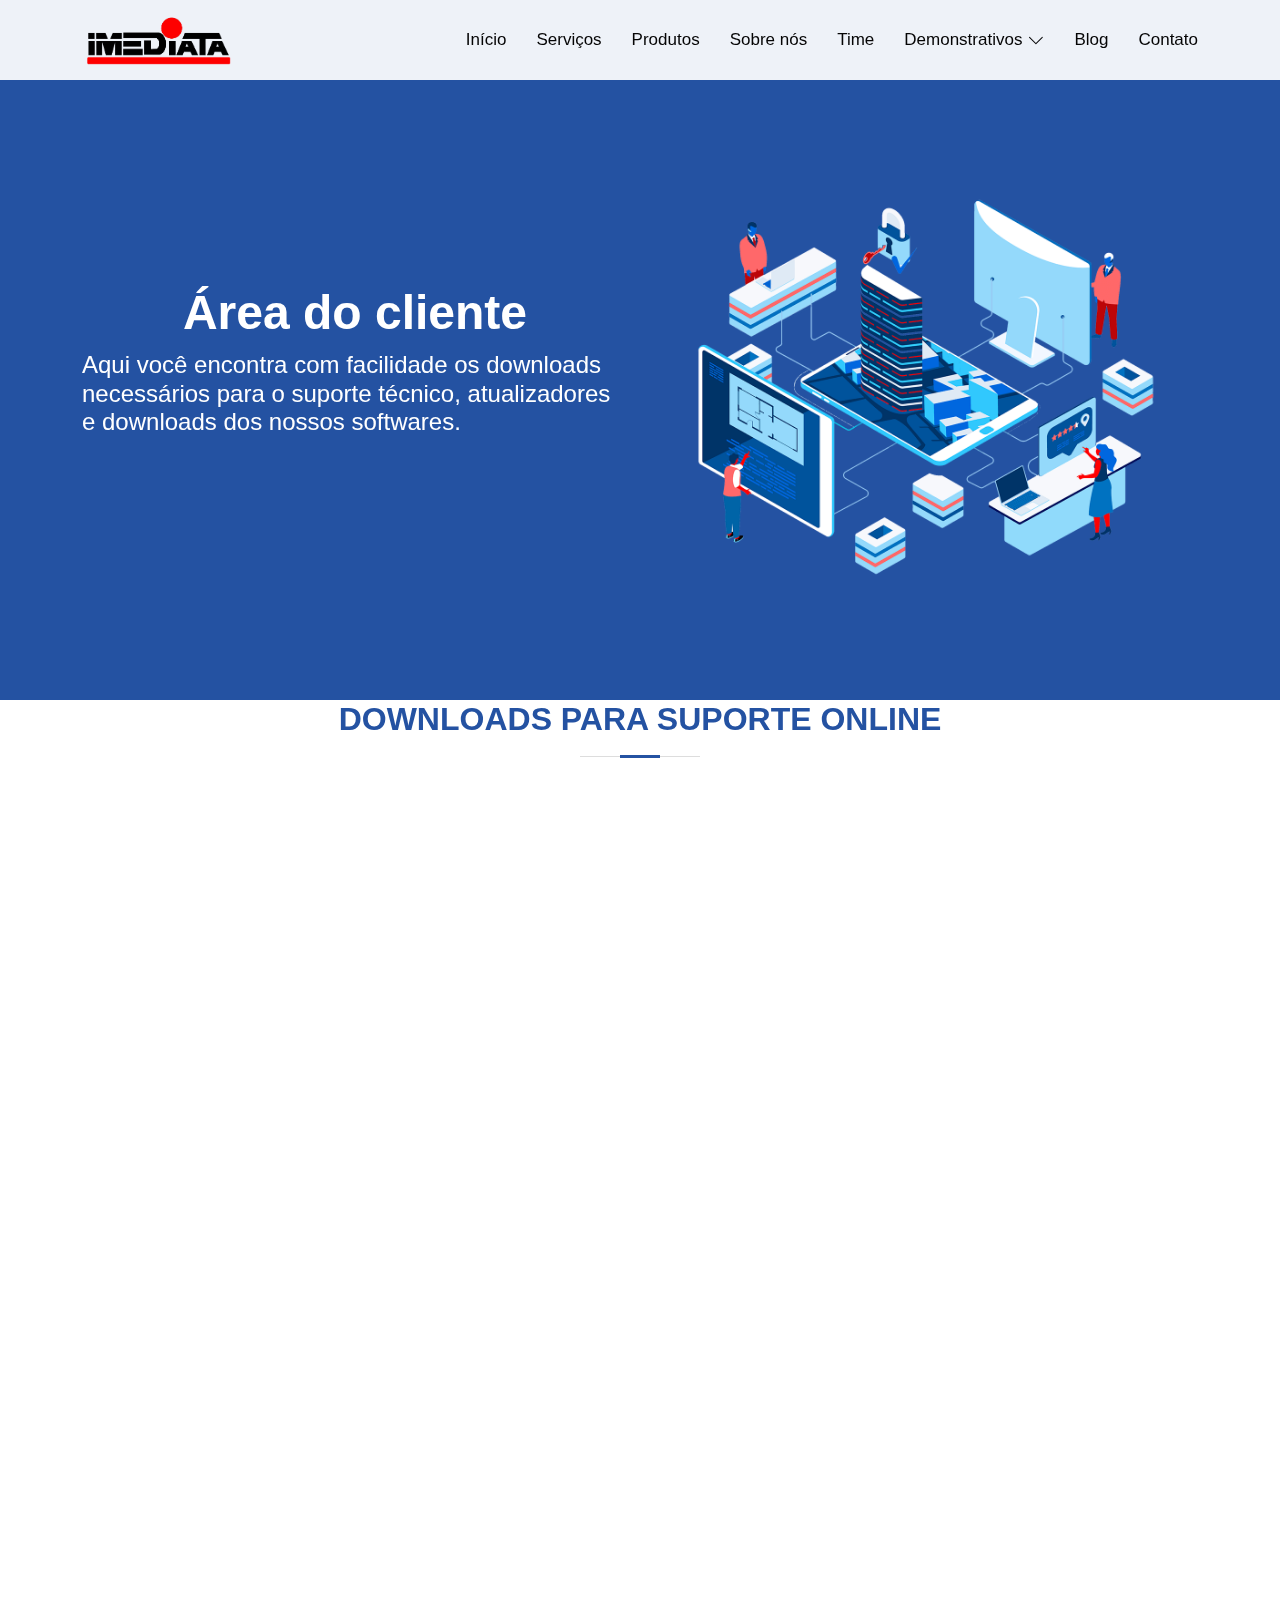
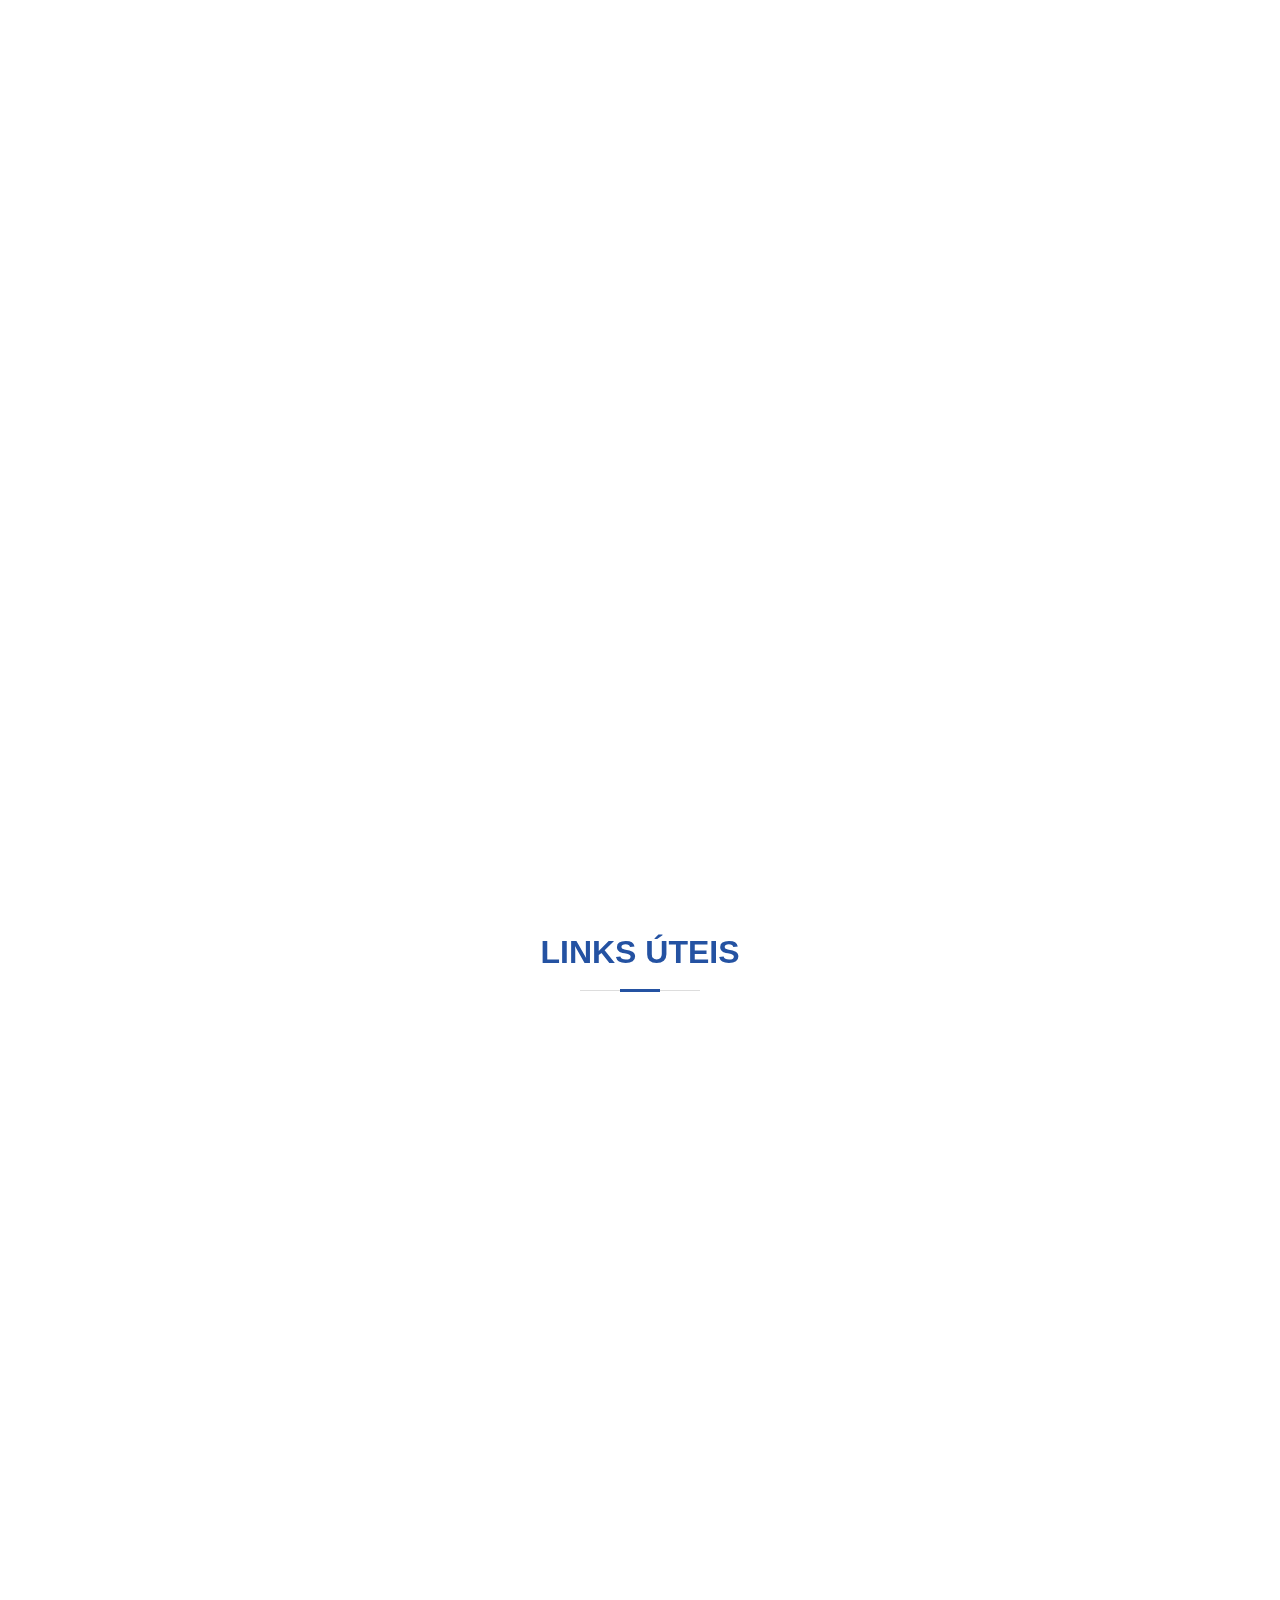
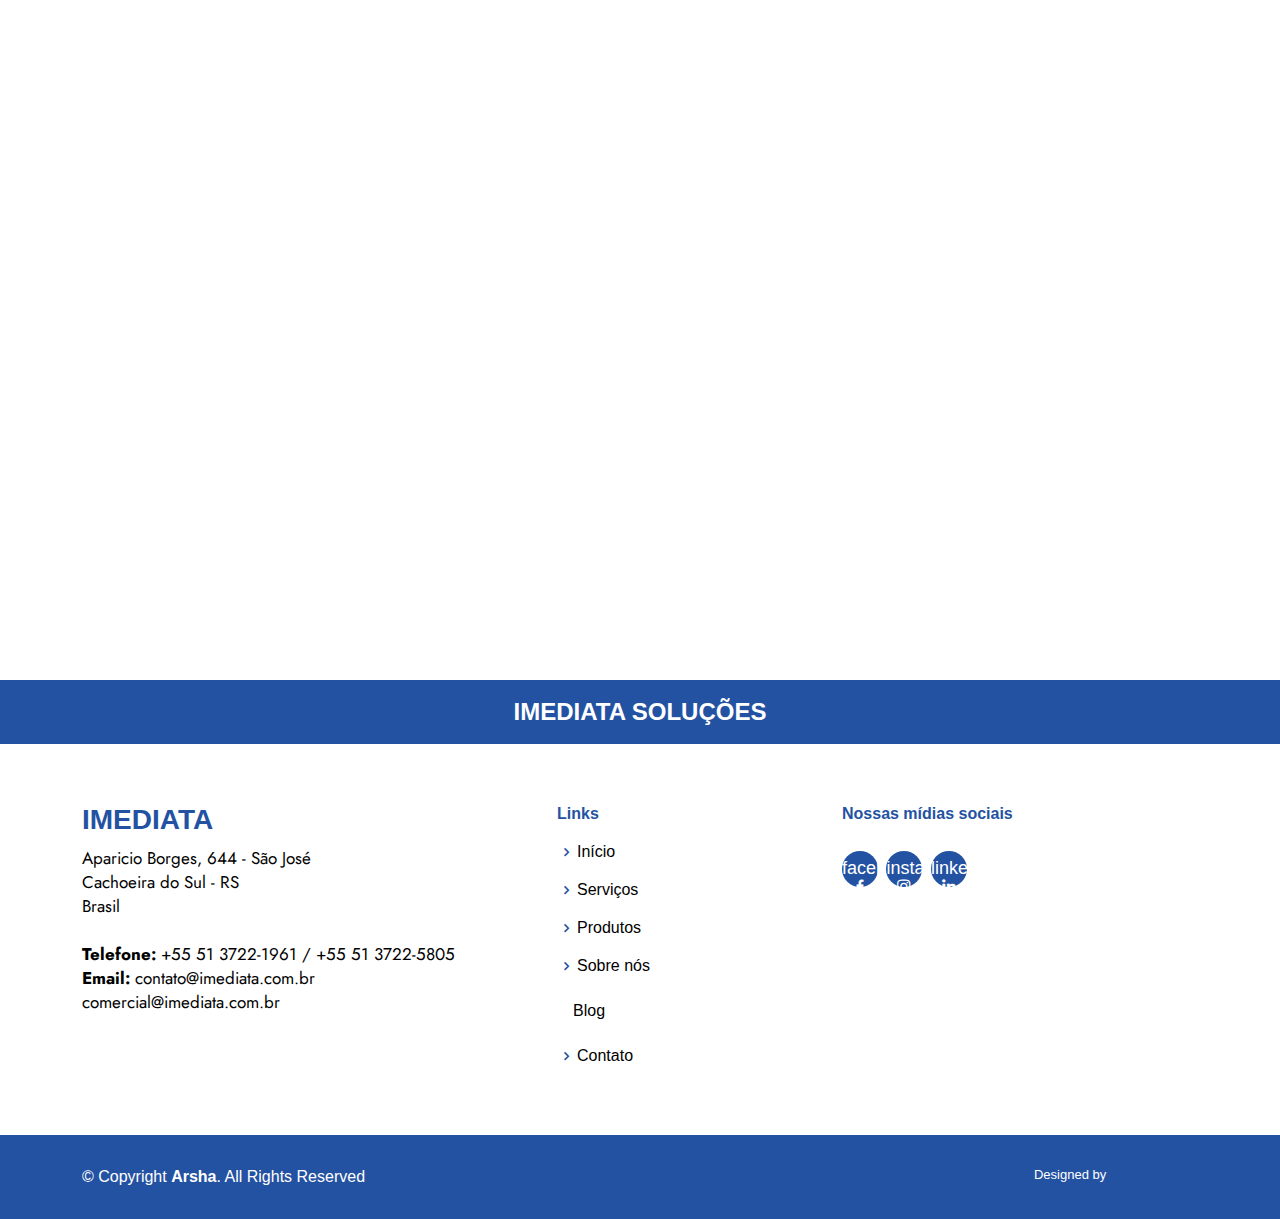
<file: areacliente.html>
<!DOCTYPE html>
<html lang=pt-BR>
<head>
<meta charset=utf-8>
<meta content="width=device-width, initial-scale=1.0" name=viewport>
<title>Área do cliente</title>
<meta content="O site IMEDIATA foi criado para que os nossos cliente novos e fixos possam
sempre ver nossos produtos, formas de entrar em contanto conosco, além de muito mais. Aqui você 
encontra tudo para sua empresa" name=description>
<meta content name=keywords>
<meta name=KeyWords content="ordens em curso,
                   NF3e,
                   georreferenciamento,
                   cooperativas de distribuição de energia,
                   resolução,
                   normativa nº815,
                   distribuição,
                   cooperativa,
                   aneel,
                   automação comercial,
                   desenvolvimento de sistemas,
                   otimização de processos,
                   suporte técnico,
                   contabilidade,
                   contabilidade comercial,
                   folha de pagamento,
                   livros fiscais,
                   sistemas de pedidos,
                   ativo imobilizado,
                   faturamento,
                   energia,
                   nota fiscal de energia elétrica eletrônica,
                   softwarehouse gaúcha,
                   imediata,
                   softwares,
                   desenvolvimento de software,
                   desenvolvimento,
                   dispositivos móveis,
                   mobile,
                   energia,
                   mdf-e,
                   xml,
                   caixa,
                   esocial,
                   esocial s-1.0,
                   nfe,
                   nfe homologada,
                   ecd,
                   ecf">
<link href=assets/img/favicon.png rel=icon>
<link href=assets/img/apple-touch-icon.png rel=apple-touch-icon>
<link href="https://fonts.googleapis.com/css?family=Open+Sans:300,300i,400,400i,600,600i,700,700i|Jost:300,300i,400,400i,500,500i,600,600i,700,700i|Poppins:300,300i,400,400i,500,500i,600,600i,700,700i" rel=stylesheet>
<link href=assets/vendor/aos/aos.css rel=stylesheet>
<link href=assets/vendor/bootstrap/css/bootstrap.min.css rel=stylesheet>
<link href=assets/vendor/bootstrap-icons/bootstrap-icons.css rel=stylesheet>
<link href=assets/vendor/boxicons/css/boxicons.min.css rel=stylesheet>
<link href=assets/vendor/glightbox/css/glightbox.min.css rel=stylesheet>
<link href=assets/vendor/remixicon/remixicon.css rel=stylesheet>
<link href=assets/vendor/swiper/swiper-bundle.min.css rel=stylesheet>
<link href=assets/css/stylemin.css rel=stylesheet>
<link href=assets/css/stylemin.css rel=stylesheet>
</head>
<body>
<header id=header class=fixed-top>
<div class="container d-flex align-items-center">
<h1 class="logo me-auto"><a href=index.html><img src=assets/img/logobranco.webp alt="logo da empresa"></a></h1>
<nav id=navbar class=navbar>
<ul>
<li><a class href=index.html>Início</a></li>
<li><a class href=index.html>Serviços</a></li>
<li><a class href=produtos.html>Produtos</a></li>
<li><a class href=institucional.html>Sobre nós</a></li>
<li><a class href=index.html>Time</a></li>
<li class=dropdown><a href=#><span>Demonstrativos</span> <i class="bi bi-chevron-down"></i></a>
<ul>
<li><a href=demonstrativo.html>Serviços</a></li>
</ul>
</li>
<li><a href=blog.html>Blog</a></li>
<li><a href=#contact>Contato</a></li>
</ul>
<i class="bi bi-list mobile-nav-toggle"></i>
</nav>
</div>
</header>
<section id=hero class="d-flex align-items-center">
<div class=container>
<div class=row>
<div class="col-lg-6 d-flex flex-column justify-content-center pt-4 pt-lg-0 order-2 order-lg-1" data-aos=fade-up data-aos-delay=200>
<h1 align=center>Área do cliente</h1>
<h2>Aqui você encontra com facilidade os downloads necessários para o suporte técnico, atualizadores e downloads dos nossos softwares.</h2>
<div class="d-flex justify-content-center justify-content-lg-start">
</div>
</div>
<div class="col-lg-6 order-1 order-lg-2 hero-img" data-aos=zoom-in data-aos-delay=200>
<img src=assets/img/areacliente.webp class="img-fluid animated" alt>
</div>
</div>
</div>
</section>
<section id=acessorios class=acessorios>
<div class=container data-aos=fade-up>
<div class=section-title>
<h2>Downloads para suporte online</h2>
</div>
<div class=row>
<div class="col-lg-4 col-md-6 d-flex align-items-stretch" data-aos=zoom-in data-aos-delay=100>
<div class="icon-box iconbox-blue">
<div class=icon>
<svg width=100 height=100 viewbox="0 0 600 600" xmlns=http://www.w3.org/2000/svg>
<path stroke=none stroke-width=0 fill=#f5f5f5 d=M300,521.0016835830174C376.1290562159157,517.8887921683347,466.0731472004068,529.7835943286574,510.70327084640275,468.03025145048787C554.3714126377745,407.6079735673963,508.03601936045806,328.9844924480964,491.2728898941984,256.3432110539036C474.5976632858925,184.082847569629,479.9380746630129,96.60480741107993,416.23090153303,58.64404602377083C348.86323505073057,18.502131276798302,261.93793281208167,40.57373210992963,193.5410806939664,78.93577620505333C130.42746243093433,114.334589627462,98.30271207620316,179.96522072025542,76.75703585869454,249.04625023123273C51.97151888228291,328.5150500222984,13.704378332031375,421.85034740162234,66.52175969318436,486.19268352777647C119.04800174914682,550.1803526380478,217.28368757567262,524.383925680826,300,521.0016835830174></path>
</svg>
<i class="bi bi-pc-display"></i>
</div>
<h3>Acesso remoto imediata</h3>
<p align=justify>Desenvolvemos uma ferramenta para realizar oferecer acesso remoto sempre que precisarmos realizar algum procedimento
diretamente no computador do cliente.</p>
</div>
</div>
<div class="col-lg-4 col-md-6 d-flex align-items-stretch mt-4 mt-md-0" data-aos=zoom-in data-aos-delay=200>
<div class="icon-box iconbox-orange">
<div class=icon>
<svg width=100 height=100 viewbox="0 0 600 600" xmlns=http://www.w3.org/2000/svg>
<path stroke=none stroke-width=0 fill=#f5f5f5 d=M300,582.0697525312426C382.5290701553225,586.8405444964366,449.9789794690241,525.3245884688669,502.5850820975895,461.55621195738473C556.606425686781,396.0723002908107,615.8543463187945,314.28637112970534,586.6730223649479,234.56875336149918C558.9533121215079,158.8439757836574,454.9685369536778,164.00468322053177,381.49747125262974,130.76875717737553C312.15926192815925,99.40240125094834,248.97055460311594,18.661163978235184,179.8680185752513,50.54337015887873C110.5421016452524,82.52863877960104,119.82277516462835,180.83849132639028,109.12597500060166,256.43424936330496C100.08760227029461,320.3096726198365,92.17705696193138,384.0621239912766,124.79988738764834,439.7174275375508C164.83382741302287,508.01625554203684,220.96474134820875,577.5009287672846,300,582.0697525312426></path>
</svg>
<i class="bi bi-code-square"></i>
</div>
<h3><a href=https://anydesk.com/en/downloads/windows>AnyDesk</a></h3>
<p align=justify>O AnyDesk permite que trabalhemos remotamente. Sempre que precisarmos de acesso remoto para corrigir algum problema,
utilizaremos o AnyDesk.</p>
</div>
</div>
<div class="col-lg-4 col-md-6 d-flex align-items-stretch mt-4 mt-lg-0" data-aos=zoom-in data-aos-delay=300>
<div class="icon-box iconbox-pink">
<div class=icon>
<svg width=100 height=100 viewbox="0 0 600 600" xmlns=http://www.w3.org/2000/svg>
<path stroke=none stroke-width=0 fill=#f5f5f5 d=M300,541.5067337569781C382.14930387511276,545.0595476570109,479.8736841581634,548.3450877840088,526.4010558755058,480.5488172755941C571.5218469581645,414.80211281144784,517.5187510058486,332.0715597781072,496.52539010469104,255.14436215662573C477.37192572678356,184.95920475031193,473.57363656557914,105.61284051026155,413.0603344069578,65.22779650032875C343.27470386102294,18.654635553484475,251.2091493199835,5.337323636656869,175.0934190732945,40.62881213300186C97.87086631185822,76.43348514350839,51.98124368387456,156.15599469081315,36.44837278890362,239.84606092416172C21.716077023791087,319.22268207091537,43.775223500013084,401.1760424656574,96.891909868211,461.97329694683043C147.22146801428983,519.5804099606455,223.5754009179313,538.201503339737,300,541.5067337569781></path>
</svg>
<i class="bi bi-person-rolodex"></i>
</div>
<h3><a href=https://www.teamviewer.com/pt-br/>TeamViewer</a></h3>
<p align=justify>O TeamViewer possibilita o acesso remoto aos dispositivos da sua empresa a fim de corrigir erros ou auxiliar o usuário
na utilização de sistemas.</p>
</div>
</div>
<div class="col-lg-4 col-md-6 d-flex align-items-stretch mt-4" data-aos=zoom-in data-aos-delay=100>
<div class="icon-box iconbox-yellow">
<div class=icon>
<svg width=100 height=100 viewbox="0 0 600 600" xmlns=http://www.w3.org/2000/svg>
<path stroke=none stroke-width=0 fill=#f5f5f5 d=M300,503.46388370962813C374.79870501325706,506.71871716319447,464.8034551963731,527.1746412648533,510.4981551193396,467.86667711651364C555.9287308511215,408.9015244558933,512.6030010748507,327.5744911775523,490.211057578863,256.5855673507754C471.097692560561,195.9906835881958,447.69079081568157,138.11976852964426,395.19560036434837,102.3242989838813C329.3053358748298,57.3949838291264,248.02791733380457,8.279543830951368,175.87071277845988,42.242879143198664C103.41431057327972,76.34704239035025,93.79494320519305,170.9812938413882,81.28167332365135,250.07896920659033C70.17666984294237,320.27484674793965,64.84698225790005,396.69656628748305,111.28512138212992,450.4950937839243C156.20124167950087,502.5303643271138,231.32542653798444,500.4755392045468,300,503.46388370962813></path>
</svg>
<i class="bi bi-hdd-rack-fill"></i>
</div>
<h3><a href=https://firebirdsql.org/>SGBD FireBird</a></h3>
<p align=justify>Firebird é um sistema gerenciador de banco de dados, que utiliza a linguagem SQL. Sua empresa pode optar pelo FireBird. Nós não
distribuímos o FireBird com nossa aplicação.</p>
</div>
</div>
<div class="col-lg-4 col-md-6 d-flex align-items-stretch mt-4" data-aos=zoom-in data-aos-delay=200>
<div class="icon-box iconbox-red">
<div class=icon>
<svg width=100 height=100 viewbox="0 0 600 600" xmlns=http://www.w3.org/2000/svg>
<path stroke=none stroke-width=0 fill=#f5f5f5 d=M300,532.3542879108572C369.38199826031484,532.3153073249985,429.10787420159085,491.63046689027357,474.5244479745417,439.17860296908856C522.8885846962883,383.3225815378663,569.1668002868075,314.3205725914397,550.7432151929288,242.7694973846089C532.6665558377875,172.5657663291529,456.2379748765914,142.6223662098291,390.3689995646985,112.34683881706744C326.66090330228417,83.06452184765237,258.84405631176094,53.51806209861945,193.32584062364296,78.48882559362697C121.61183558270385,105.82097193414197,62.805066853699245,167.19869350419734,48.57481801355237,242.6138429142374C34.843463184063346,315.3850353017275,76.69343916112496,383.4422959591041,125.22947124332185,439.3748458443577C170.7312796277747,491.8107796887764,230.57421082200815,532.3932930995766,300,532.3542879108572></path>
</svg>
<i class="bi bi-file-code"></i>
</div>
<h3><a href=https://www.mysql.com/>SGBD MySQL</a></h3>
<p align=justify>O MySQL é um sistema de gerenciamento de banco de dados, que utiliza a linguagem SQL. Sua empresa pode optar pelo MySQL.
Nós não distribuímos o MySQL com nossa aplicação.</p>
</div>
</div>
<div class="col-lg-4 col-md-6 d-flex align-items-stretch mt-4" data-aos=zoom-in data-aos-delay=300>
<div class="icon-box iconbox-teal">
<div class=icon>
<svg width=100 height=100 viewbox="0 0 600 600" xmlns=http://www.w3.org/2000/svg>
<path stroke=none stroke-width=0 fill=#f5f5f5 d=M300,566.797414625762C385.7384707136149,576.1784315230908,478.7894351017131,552.8928747891023,531.9192734346935,484.94944893311C584.6109503024035,417.5663521118492,582.489472248146,322.67544863468447,553.9536738515405,242.03673114598146C529.1557734026468,171.96086150256528,465.24506316201064,127.66468636344209,395.9583748389544,100.7403814666027C334.2173773831606,76.7482773500951,269.4350130405921,84.62216499799875,207.1952322260088,107.2889140133804C132.92018162631612,134.33871894543012,41.79353780512637,160.00259165414826,22.644507872594943,236.69541883565114C3.319112789854554,314.0945973066697,72.72355303640163,379.243833228382,124.04198916343866,440.3218312028393C172.9286146004772,498.5055451809895,224.45579914871206,558.5317968840102,300,566.797414625762></path>
</svg>
<i class="bi bi-filter-square"></i>
</div>
<h3><a href=https://imediata.movidesk.com/Account/Login>MoviDesk</a></h3>
<p align=justify>Para demais serviços, oferecemos aos clientes Imediata o Movidesk como plataforma que une Help Desk e
Service Desk em um único lugar.</p>
</div>
</div>
</div>
</div>
</section>
<section id=instaladores class=instaladores>
<div class=container data-aos=fade-up>
<div class=section-title>
<h2>Download dos instaladores dos sistemas</h2>
</div>
<div class=row>
<div class="col-lg-4 col-md-6 d-flex align-items-stretch" data-aos=zoom-in data-aos-delay=100>
<div class=icon-box>
<div class=icon><i class="bi bi-arrow-up-square-fill"></i></div>
<a href=assets/down/ativo.exe target=_blank><h3>Ativo imobilizado</h3></a>
<p align=justify>
Clique para realizar download do nosso sistema
<a href=ativoimobilizado.php> Ativo imobilizado</a>.
</p>
</div>
</div>
<div class="col-lg-4 col-md-6 d-flex align-items-stretch mt-4 mt-md-0" data-aos=zoom-in data-aos-delay=200>
<div class=icon-box>
<div class=icon>
<i class="bi bi-arrow-down-up"></i>
</div>
<a href=assets/down/automindustrial.exe target=_blank><h3>Automação Industrial</h3></a>
<p align=justify>
Clique para realizar download do nosso sistema.
<a href=ativoimobilizado.php> Automação Industrial</a>.
</p>
</div>
</div>
<div class="col-lg-4 col-md-6 d-flex align-items-stretch mt-4 mt-lg-0" data-aos=zoom-in data-aos-delay=300>
<div class=icon-box>
<div class=icon><i class="bi bi-arrow-down-circle-fill"></i></div>
<a href=assets/down/caxw.exe target=_blank><h4>Automação Comercial</h4></a>
<p align=justify>
Clique para realizar download do nosso sistema
<a href=ativoimobilizado.php>Automação Comercial</a>.
</p>
</div>
</div>
<div class="col-lg-4 col-md-6 d-flex align-items-stretch mt-4" data-aos=zoom-in data-aos-delay=100>
<div class=icon-box>
<div class=icon><i class="bi bi-arrow-down-left-square"></i></div>
<a href=assets/down/contabilidade319.exe target=_blank><h3>Contabilidade</h3></a>
<p align=justify>
Clique para realizar download do nosso sistema
<a href=ativoimobilizado.php>Contabilidade</a>.
</p>
</div>
</div>
<div class="col-lg-4 col-md-6 d-flex align-items-stretch mt-4" data-aos=zoom-in data-aos-delay=200>
<div class=icon-box>
<div class=icon><i class="bi bi-arrow-up-circle-fill"></i></div>
<a href=assets/down/livros254.exe target=_blank><h3>Livros Fiscais</h3></a>
<p align=justify>
Clique para realizar download do nosso sistema
<a href=ativoimobilizado.php> Livros Fiscais</a>.
</p>
</div>
</div>
<div class="col-lg-4 col-md-6 d-flex align-items-stretch mt-4" data-aos=zoom-in data-aos-delay=300>
<div class=icon-box>
<div class=icon><i class="bi bi-arrow-left-right"></i></div>
<a href=assets/down/folha210.exe target=_blank><h3>Folha de Pagamento</h3></a>
<p align=justify>
Clique para realizar download do nosso sistema
<a href=ativoimobilizado.php> Folha de Pagamento</a>.
</p>
</div>
</div>
</div>
</div>
</section>
<section id=links class=links>
<div class=container>
<div class=section-title>
<h2>Links úteis</h2>
</div>
<div class=row>
<div class="col-lg-4 col-md-6 d-flex align-items-stretch" data-aos=fade-up>
<div class=icon-box>
<div class=icon><i class="bi bi-menu-button-wide-fill"></i><i class="bi bi-file-text"></i></div>
<h3> <a href=http://www.mercosoft.com.br/ target=_blank><h3>Mercosoft</h3></a></h3>
<p align=justify>Uma das linguagens utilizadas na Imediata é o Cobol. No web site
<a href=http://www.mercosoft.com.br/ target=_blank><b>Mercosoft</b> </a>você pode conferir como acessar arquivos Mysql através de programas COBOL
MicroFocus.</p>
</div>
</div>
<div class="col-lg-4 col-md-6 d-flex align-items-stretch mt-4 mt-md-0" data-aos=fade-up data-aos-delay=150>
<div class=icon-box>
<div class=icon><i class="bi bi-card-text"></i></div>
<h3><a href="http://www.nfe.fazenda.gov.br/portal/disponibilidade.aspx?versao=0.00&tipoConteudo=Skeuqr8PQBY=" target=_blank><h3> Consultar disponibilidade de serviços NFe</h3> </a></h3>
<p align=justify>No Portal da Nota Fiscal Eletrônica é possível ter uma visão geral dadisponibilidade dos web services do governo.</p>
</div>
</div>
<div class="col-lg-4 col-md-6 d-flex align-items-stretch mt-4 mt-lg-0" data-aos=fade-up data-aos-delay=300>
<div class=icon-box>
<div class=icon><i class="bi bi-code-square"></i></div>
<h3> <a href=http://sped.rfb.gov.br/ target=_blank> <h3>Portal SPED</h3> </a></h3>
<p align=justify>Tenha acesso à todas as informações, alterações e notícias governamentais no portal
do <a href=http://sped.rfb.gov.br/ target=_blank><b> Sistema Público de Escrituração Digital (Sped)</b></a></p>
</div>
</div>
<div class="col-lg-4 col-md-6 d-flex align-items-stretch mt-4" data-aos=fade-up data-aos-delay=450>
<div class=icon-box>
<div class=icon><i class="bi bi-stickies"></i></div>
<h3><a href=http://www.cte.fazenda.gov.br/portal/ target=_blank><h3>Portal CTe</h3></a></h3>
<p align=justify>Tenha acesso à todas informações, alterações e notícias governamentais no portal
do <a href=http://www.cte.fazenda.gov.br/portal/ target=_blank><b> Conhecimento de Transporte Eletrônico (CTe)</b></a>.</p>
</div>
</div>
<div class="col-lg-4 col-md-6 d-flex align-items-stretch mt-4" data-aos=fade-up data-aos-delay=600>
<div class=icon-box>
<div class=icon><i class="bi bi-collection"></i></div>
<h3> <a href=http://www.nfe.fazenda.gov.br/portal/principal.aspx target=_blank> <h3> Portal NFe</h3> </a></h3>
<p align=justify>Tenha acesso à todas informações, alterações e notícias governamentais no portal
do <a href=http://www.nfe.fazenda.gov.br/portal/principal.aspx target=_blank><b>Nota fiscal Eletrônica (NFe)</b></a>.</p>
</div>
</div>
<div class="col-lg-4 col-md-6 d-flex align-items-stretch mt-4" data-aos=fade-up data-aos-delay=750>
<div class=icon-box>
<div class=icon><i class="bi bi-terminal-x"></i></div>
<h3><a href=http://portal.esocial.gov.br/ target=_blank><h3>Portal eSocial</h4></a></h3>
<p align=justify> Tenha acesso à todas informações, alterações e notícias governamentais no portal
do <a href=http://portal.esocial.gov.br/ target=_blank><b>Sistema de Escrituração Digital das Obrigações Fiscais, Previdenciárias e Trabalhistas
(eSocial)</b> </a>.</p>
</div>
</div>
<div class="col-lg-4 col-md-6 d-flex align-items-stretch mt-4" data-aos=fade-up data-aos-delay=600>
<div class=icon-box>
<div class=icon><i class="bi bi-window-desktop"></i></div>
<h3> <a href=https://dfe-portal.svrs.rs.gov.br/Nf3e target=_blank><h3>Portal NF3-e</h3></a></h3>
<p align=justify>Tenha acesso à todas informações, alterações e notícias governamentais no portal
do <a href=https://dfe-portal.svrs.rs.gov.br/Nf3e target=_blank> <b>Nota Fiscal da Energia Elétrica Eletrônica (NF3-e)</b></a>.</p>
</div>
</div>
</div>
</div>
</section>
<footer id=footer>
<div class=footer-newsletter>
<div class=container>
<div class="row justify-content-center">
<div class=col-lg-6>
<h4>IMEDIATA SOLUÇÕES</h4>
</div>
</div>
</div>
</div>
<div class=footer-top>
<div class=container>
<div class=row>
<div class="col-lg-5 col-md-8 footer-contact">
<h3>IMEDIATA</h3>
<p>
Aparicio Borges, 644 - São José<br>
Cachoeira do Sul - RS<br>
Brasil <br><br>
<strong>Telefone:</strong> +55 51 3722-1961 / +55 51 3722-5805<br>
<strong>Email:</strong> contato@imediata.com.br <br> comercial@imediata.com.br<br>
</p>
</div>
<div class="col-lg-3 col-md-6 footer-links">
<h4>Links</h4>
<ul>
<li><i class="bx bx-chevron-right"></i> <a href=index.html target=_blank>Início</a></li>
<li><i class="bx bx-chevron-right"></i> <a href=index.html target=_blank>Serviços</a></li>
<li><i class="bx bx-chevron-right"></i> <a href=produtos.html target=_blank>Produtos</a></li>
<li><i class="bx bx-chevron-right"></i> <a href=index.html target=_blank>Sobre nós</a></li>
<li><a class="nav-link scrollto" href=blog.html target=_blank>Blog</a></li>
<li><i class="bx bx-chevron-right"></i> <a href=#footer>Contato</a></li>
</ul>
</div>
<div class="col-lg-3 col-md-6 footer-links">
<h4>Nossas mídias sociais</h4>
<div class="social-links mt-3">
<a href=https://web.facebook.com/imediatainformatica class=facebook target=_blank>facebook<i class="bx bxl-facebook"></i></a>
<a href=https://www.instagram.com/imediata_informatica/ class=instagram target=_blank>instagram<i class="bx bxl-instagram"></i></a>
<a href="https://www.linkedin.com/company/imediata-inform-tica-empresarial-ltda/?viewAsMember=true" class=linkedin target=_blank>linkedin<i class="bx bxl-linkedin"></i></a>
</div>
</div>
</div>
</div>
</div>
<div class="container footer-bottom clearfix">
<div class=copyright>
&copy; Copyright <strong><span>Arsha</span></strong>. All Rights Reserved
</div>
<div class=credits>
Designed by <a href=https://bootstrapmade.com/>BootstrapMade</a>
</div>
</div>
</footer>
<script type=text/javascript>var mdChatClient="C6F315969E7D473583B23661380B9ACE";</script>
<script src=https://chat.movidesk.com/Scripts/chat-widget.min.js></script>
<div id=preloader></div>
<a href=# class="back-to-top d-flex align-items-center justify-content-center"><i class="bi bi-arrow-up-short"></i></a>
<script src=assets/vendor/aos/aos.js></script>
<script src=assets/vendor/bootstrap/js/bootstrap.bundle.min.js></script>
<script src=assets/vendor/glightbox/js/glightbox.min.js></script>
<script src=assets/vendor/isotope-layout/isotope.pkgd.min.js></script>
<script src=assets/vendor/swiper/swiper-bundle.min.js></script>
<script src=assets/vendor/waypoints/noframework.waypoints.js></script>
<script src=assets/vendor/php-email-form/validate.js></script>
<script src=assets/js/main.js></script>

<script async src="https://www.googletagmanager.com/gtag/js?id=UA-1494779-1"></script>
<script>
  window.dataLayer = window.dataLayer || [];
  function gtag() { dataLayer.push(arguments); }
  gtag('js', new Date());
  gtag('config', 'UA-1494779-1');
</script>

</body>
</html>
</file>
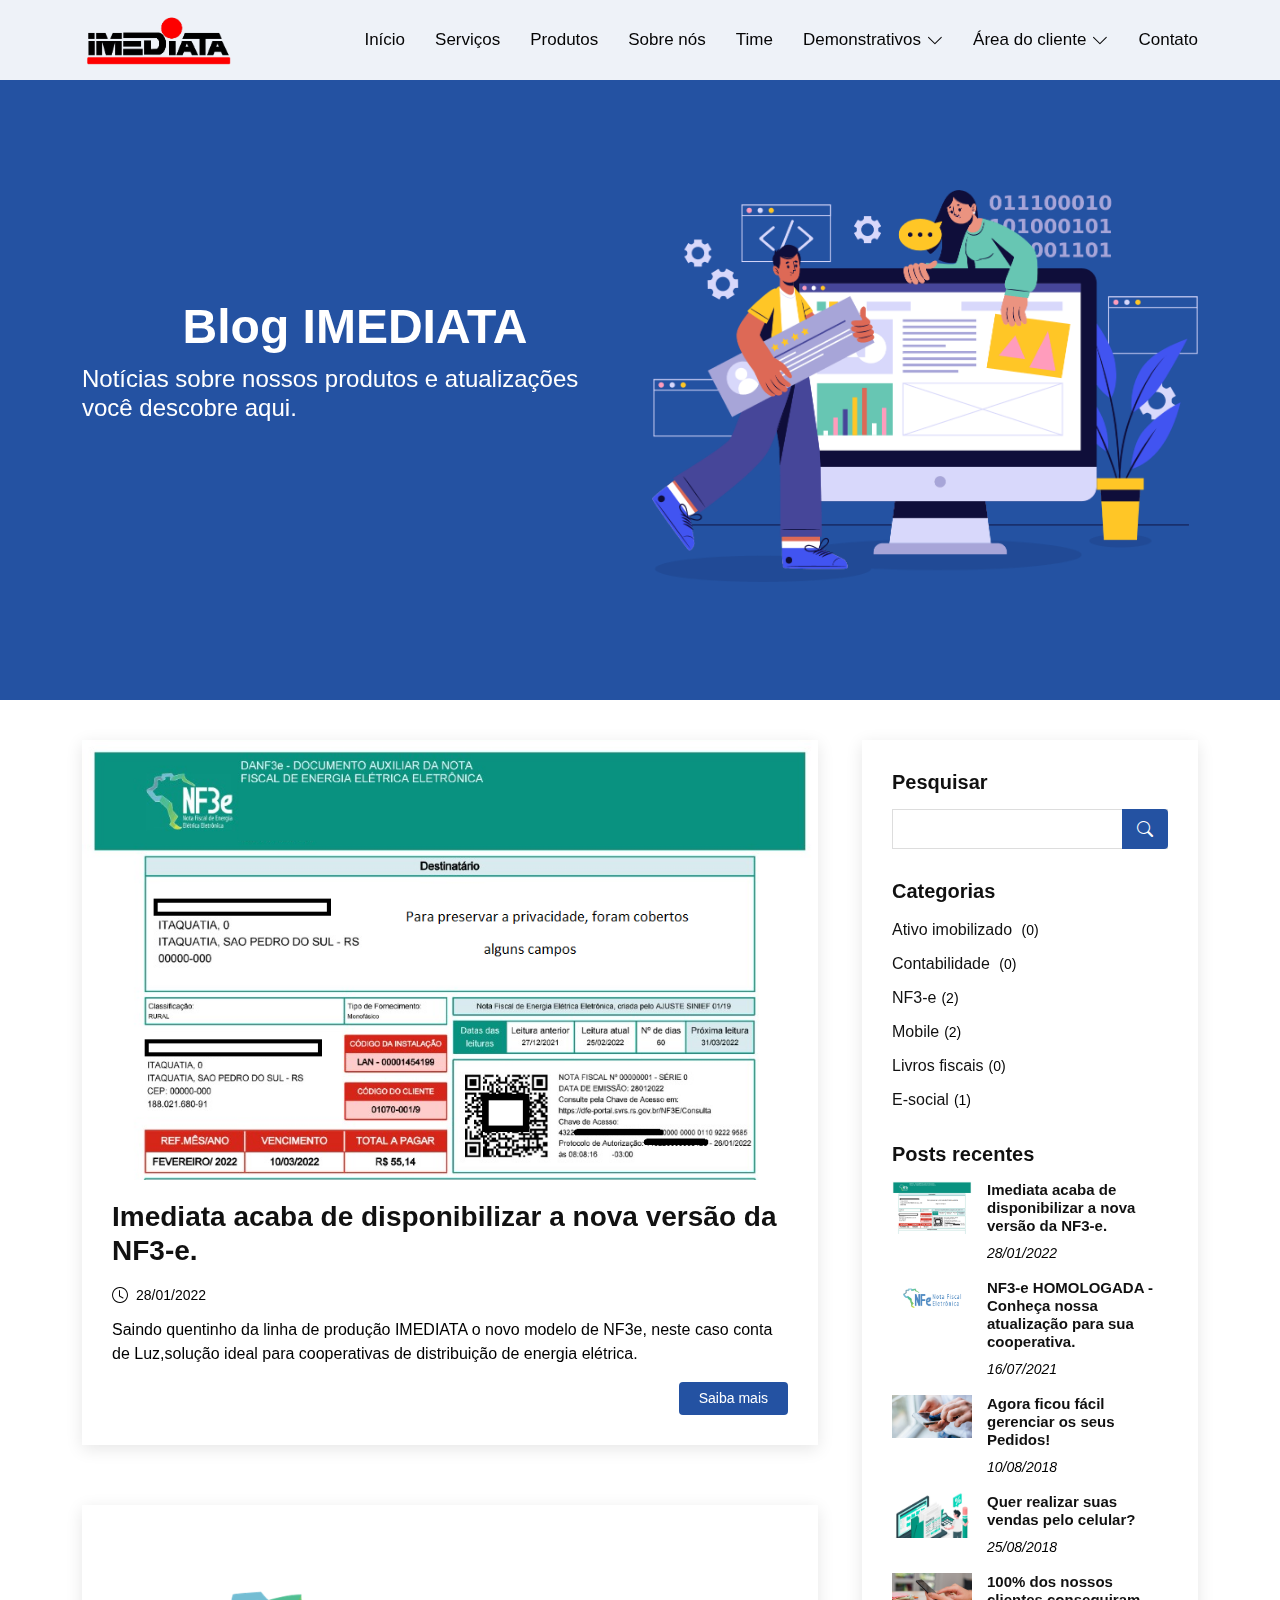
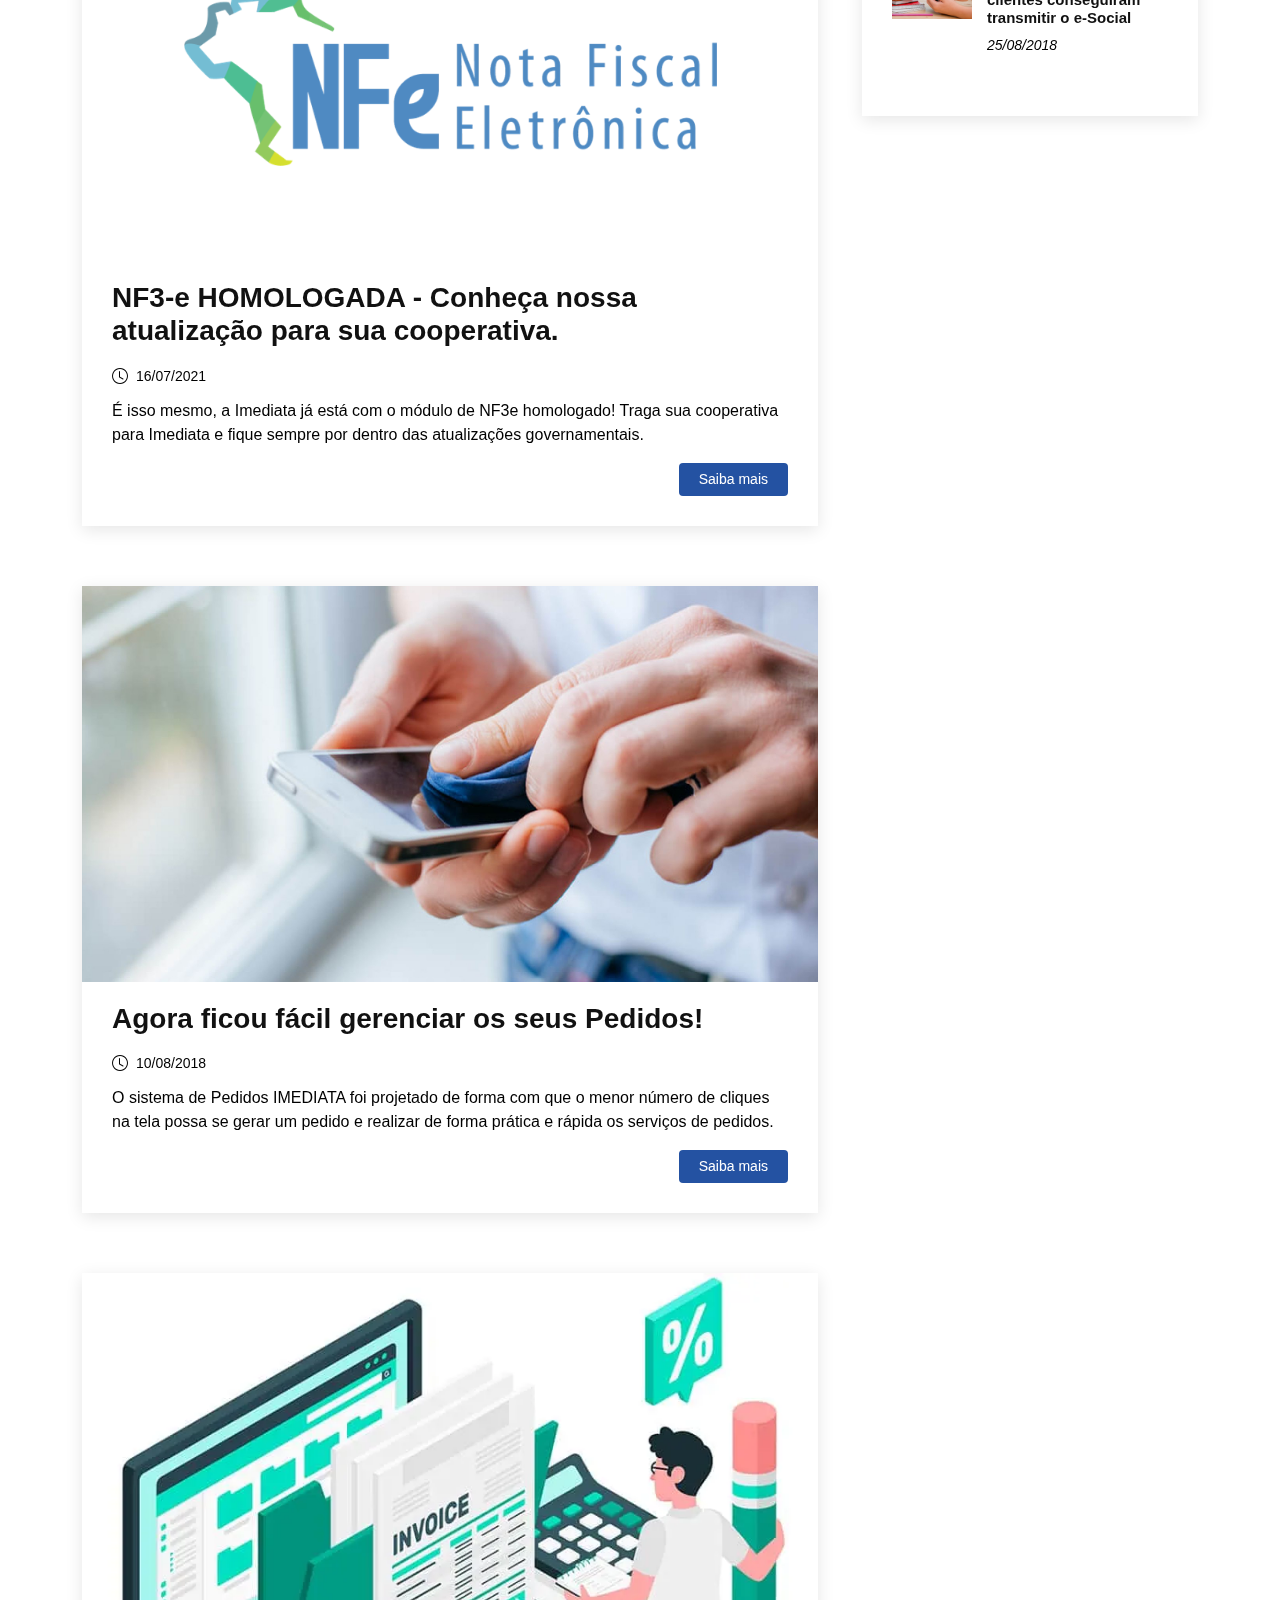
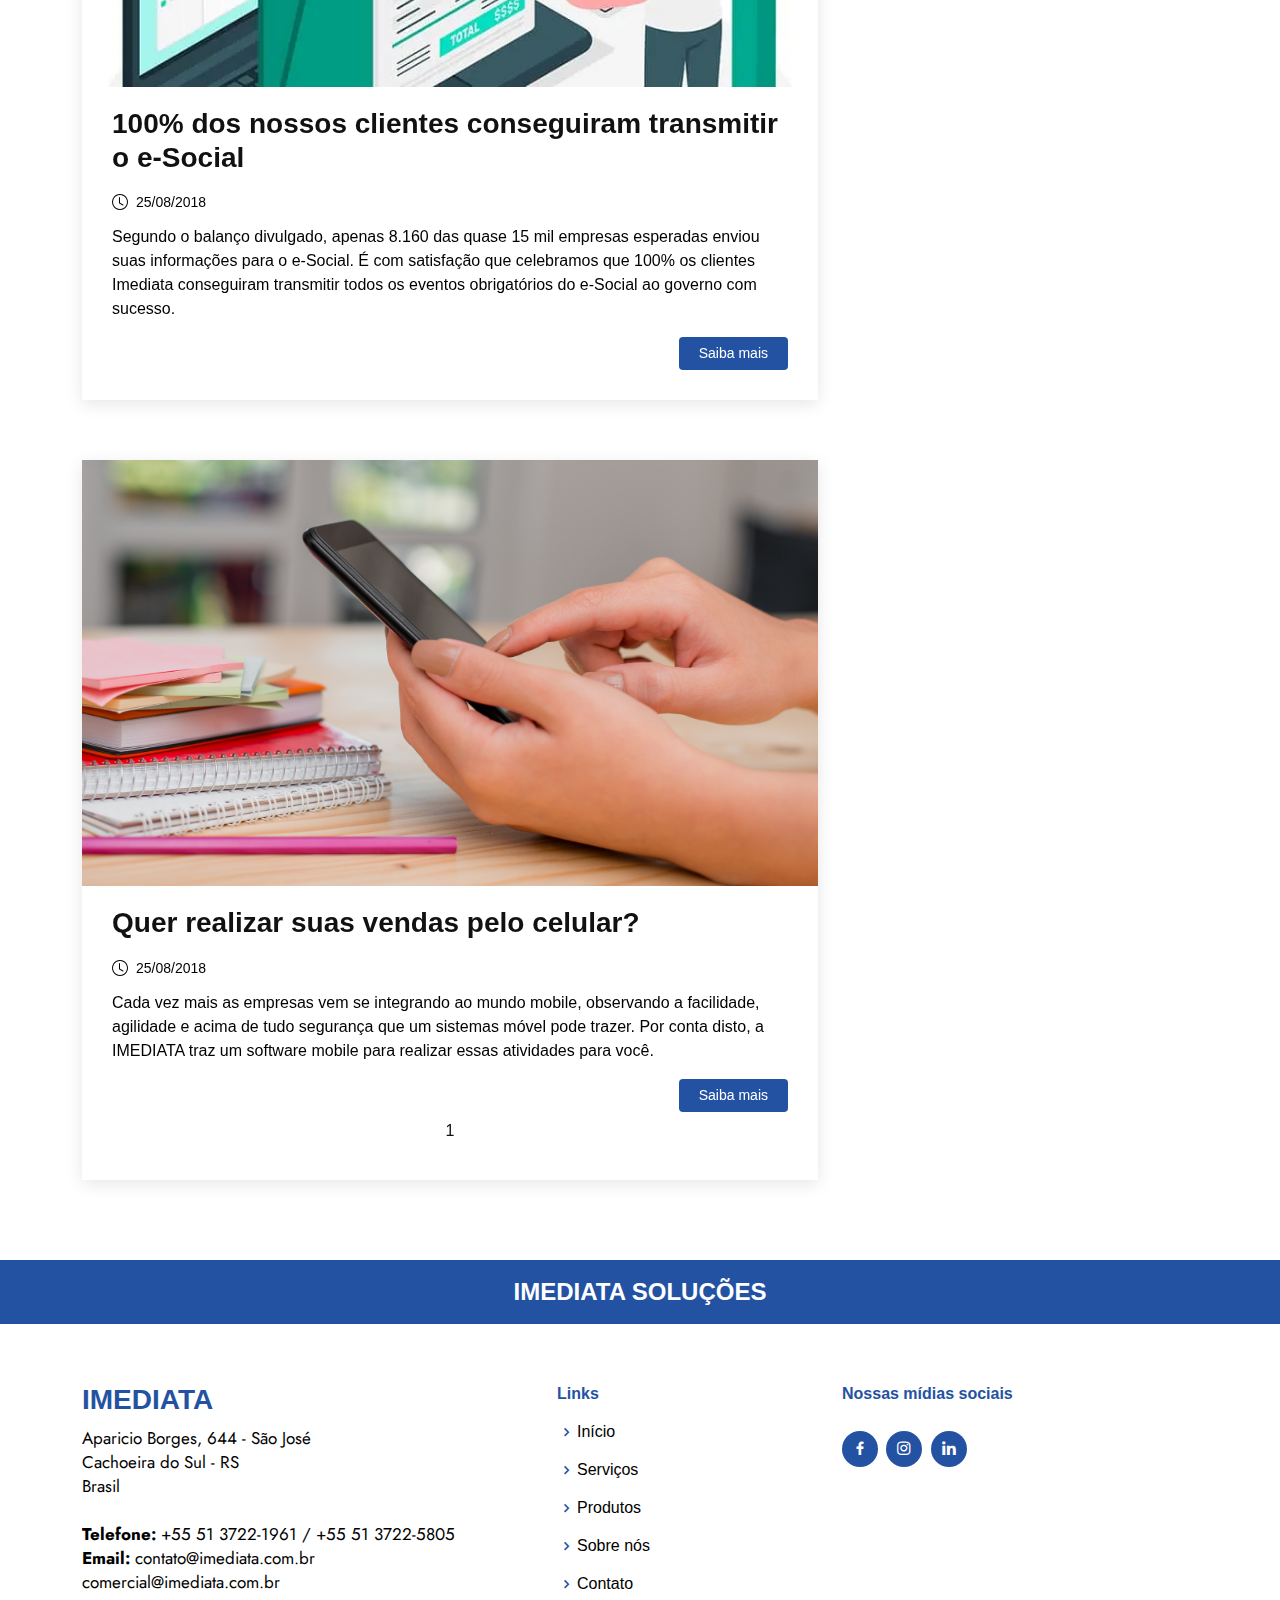
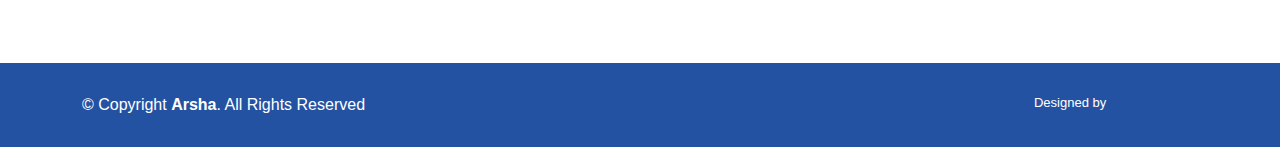
<file: blog.html>
<!DOCTYPE html>
<html lang=pt-BR>
<head>
<meta charset=utf-8>
<meta content="width=device-width, initial-scale=1.0" name=viewport>
<title>Blog IMEDIATA</title>
<meta content="O site IMEDIATA foi criado para que os nossos cliente novos e fixos possam
sempre ver nossos produtos, formas de entrar em contanto conosco, além de muito mais. Aqui você 
encontra tudo para sua empresa" name=description>
<meta content name=keywords>
<meta name=KeyWords content="ordens em curso,
                   NF3e,
                   georreferenciamento,
                   cooperativas de distribuição de energia,
                   resolução,
                   normativa nº815,
                   distribuição,
                   cooperativa,
                   aneel,
                   automação comercial,
                   desenvolvimento de sistemas,
                   otimização de processos,
                   suporte técnico,
                   contabilidade,
                   contabilidade comercial,
                   folha de pagamento,
                   livros fiscais,
                   sistemas de pedidos,
                   ativo imobilizado,
                   faturamento,
                   energia,
                   nota fiscal de energia elétrica eletrônica,
                   softwarehouse gaúcha,
                   imediata,
                   softwares,
                   desenvolvimento de software,
                   desenvolvimento,
                   dispositivos móveis,
                   mobile,
                   energia,
                   mdf-e,
                   xml,
                   caixa,
                   esocial,
                   esocial s-1.0,
                   nfe,
                   nfe homologada,
                   ecd,
                   ecf">
<link href=assets/img/favicon.png rel=icon>
<link href=assets/img/apple-touch-icon.png rel=apple-touch-icon>
<link href="https://fonts.googleapis.com/css?family=Open+Sans:300,300i,400,400i,600,600i,700,700i|Jost:300,300i,400,400i,500,500i,600,600i,700,700i|Poppins:300,300i,400,400i,500,500i,600,600i,700,700i" rel=stylesheet>
<link href=assets/vendor/aos/aos.css rel=stylesheet>
<link href=assets/vendor/bootstrap/css/bootstrap.min.css rel=stylesheet>
<link href=assets/vendor/bootstrap-icons/bootstrap-icons.css rel=stylesheet>
<link href=assets/vendor/boxicons/css/boxicons.min.css rel=stylesheet>
<link href=assets/vendor/glightbox/css/glightbox.min.css rel=stylesheet>
<link href=assets/vendor/remixicon/remixicon.css rel=stylesheet>
<link href=assets/vendor/swiper/swiper-bundle.min.css rel=stylesheet>
<link href=assets/css/stylemin.css rel=stylesheet>
<link href=assets/css/stylemin.css rel=stylesheet>
</head>
<body>
<header id=header class=fixed-top>
<div class="container d-flex align-items-center">
<h1 class="logo me-auto"><a href=index.html><img src=assets/img/logobranco.webp alt="logo da empresa"></a></h1>
<nav id=navbar class=navbar>
<ul>
<li><a class href=index.html>Início</a></li>
<li><a class href=index.html>Serviços</a></li>
<li><a class href=produtos.html>Produtos</a></li>
<li><a class href=institucional.html>Sobre nós</a></li>
<li><a class href=index.html>Time</a></li>
<li class=dropdown><a href=#><span>Demonstrativos</span> <i class="bi bi-chevron-down"></i></a>
<ul>
<li><a href=demonstrativo.html>Serviços</a></li>
</ul>
</li>
<li class=dropdown><a href=#><span>Área do cliente</span> <i class="bi bi-chevron-down"></i></a>
<ul>
<li><a href=areacliente.html>Downloads</a></li>
<li><a href=areacliente.html>Atualizadores</a></li>
<li><a href=https://imediata.movidesk.com/Account/Login>Ticket</a></li>
</ul>
</li>
<li><a href=#contact>Contato</a></li>
</ul>
<i class="bi bi-list mobile-nav-toggle"></i>
</nav>
</div>
</header>
<section id=hero class="d-flex align-items-center">
<div class=container>
<div class=row>
<div class="col-lg-6 d-flex flex-column justify-content-center pt-4 pt-lg-0 order-2 order-lg-1" data-aos=fade-up data-aos-delay=200>
<h1 align=center>Blog IMEDIATA</h1>
<h2>Notícias sobre nossos produtos e atualizações você descobre aqui.
</h2>
<div class="d-flex justify-content-center justify-content-lg-start">
</div>
</div>
<div class="col-lg-6 order-1 order-lg-2 hero-img" data-aos=zoom-in data-aos-delay=200>
<img src=assets/img/blog.webp class="img-fluid animated" alt>
</div>
</div>
</div>
</section>
<section id=blog class=blog>
<div class=container data-aos=fade-up>
<div class=row>
<div class="col-lg-8 entries">
<article class=entry>
<div class=entry-img>
<img src=assets/img/blog/1.webp alt class=img-fluid>
</div>
<h2 class=entry-title>
<a href=https://www.facebook.com/imediatainformatica/photos/a.664059013751599/2169924793165006/ target=_blank>Imediata acaba de disponibilizar a nova versão da NF3-e.</a>
</h2>
<div class=entry-meta>
<ul>
<li class="d-flex align-items-center"><i class="bi bi-clock"></i> <a href=https://www.facebook.com/imediatainformatica/photos/a.664059013751599/2169924793165006/ target=_blank><time datetime=2020-01-01>28/01/2022</time></a></li>
</ul>
</div>
<div class=entry-content>
<p>
Saindo quentinho da linha de produção IMEDIATA o novo modelo de NF3e, neste caso conta de Luz,solução ideal para cooperativas de distribuição de energia elétrica.
</p>
<div class=read-more>
<a href=https://www.facebook.com/imediatainformatica/photos/a.664059013751599/2169924793165006/ target=_blank>Saiba mais</a>
</div>
</div>
</article>
<article class=entry>
<div class=entry-img>
<img src=assets/img/blog/2.webp alt class=img-fluid>
</div>
<h2 class=entry-title>
<a href=https://www.facebook.com/imediatainformatica/photos/a.664059013751599/1615119491978875/ target=_blank>NF3-e HOMOLOGADA - Conheça nossa atualização para sua cooperativa.</a>
</h2>
<div class=entry-meta>
<ul>
<li class="d-flex align-items-center"><i class="bi bi-clock"></i> <a href=https://www.facebook.com/imediatainformatica/photos/a.664059013751599/1615119491978875/ target=_blank><time datetime=2020-01-01>16/07/2021</time></a></li>
</ul>
</div>
<div class=entry-content>
<p>
É isso mesmo, a Imediata já está com o módulo de NF3e homologado! Traga sua cooperativa para Imediata e fique sempre por dentro das atualizações governamentais.
</p>
<div class=read-more>
<a href=https://www.facebook.com/imediatainformatica/photos/a.664059013751599/1615119491978875/ target=_blank>Saiba mais</a>
</div>
</div>
</article>
<article class=entry>
<div class=entry-img>
<img src=assets/img/blog/3.webp alt class=img-fluid>
</div>
<h2 class=entry-title>
<a href="https://www.facebook.com/imediatainformatica/photos/a.664059013751599/1117059568451539/?type=3&theater" target=_blank>Agora ficou fácil gerenciar os seus Pedidos!</a>
</h2>
<div class=entry-meta>
<ul>
<li class="d-flex align-items-center"><i class="bi bi-clock"></i> <a href="https://www.facebook.com/imediatainformatica/photos/a.664059013751599/1117059568451539/?type=3&theater" target=_blank><time datetime=2020-01-01>10/08/2018</time></a></li>
</ul>
</div>
<div class=entry-content>
<p>
O sistema de Pedidos IMEDIATA foi projetado de forma com que o menor número de cliques na tela possa se gerar um pedido e
realizar de forma prática e rápida os serviços de pedidos.
</p>
<div class=read-more>
<a href="https://www.facebook.com/imediatainformatica/photos/a.664059013751599/1117059568451539/?type=3&theater" target=_blank>Saiba mais</a>
</div>
</div>
</article>
<article class=entry>
<div class=entry-img>
<img src=assets/img/blog/4.webp alt class=img-fluid>
</div>
<h2 class=entry-title>
<a href="https://business.facebook.com/imediatainformatica/photos/a.664059013751599/1034948513329312/?type=3&theater" target=_blank>100% dos nossos clientes conseguiram transmitir o e-Social</a>
</h2>
<div class=entry-meta>
<ul>
<li class="d-flex align-items-center"><i class="bi bi-clock"></i> <a href="https://business.facebook.com/imediatainformatica/photos/a.664059013751599/1034948513329312/?type=3&theater" target=_blank><time datetime=2020-01-01>25/08/2018</time></a></li>
</ul>
</div>
<div class=entry-content>
<p>
Segundo o balanço divulgado, apenas 8.160 das quase 15 mil empresas esperadas enviou suas informações para o e-Social. É com satisfação que celebramos que 100% os
clientes Imediata conseguiram transmitir todos os eventos obrigatórios do e-Social ao governo com sucesso.
</p>
<div class=read-more>
<a href="https://business.facebook.com/imediatainformatica/photos/a.664059013751599/1034948513329312/?type=3&theater" target=_blank>Saiba mais</a>
</div>
</div>
</article>
<article class=entry>
<div class=entry-img>
<img src=assets/img/blog/5.webp alt class=img-fluid>
</div>
<h2 class=entry-title>
<a href="https://www.facebook.com/imediatainformatica/photos/a.664059013751599/1141554412668721/?type=3&theater" target=_blank>Quer realizar suas vendas pelo celular?</a>
</h2>
<div class=entry-meta>
<ul>
<li class="d-flex align-items-center"><i class="bi bi-clock"></i> <a href="https://www.facebook.com/imediatainformatica/photos/a.664059013751599/1141554412668721/?type=3&theater" target=_blank><time datetime=2020-01-01>25/08/2018</time></a></li>
</ul>
</div>
<div class=entry-content>
<p>
Cada vez mais as empresas vem se integrando ao mundo mobile, observando a facilidade, agilidade e acima de tudo segurança que um sistemas móvel pode trazer.
Por conta disto, a IMEDIATA traz um software mobile para realizar essas atividades para você.
</p>
<div class=read-more>
<a href="https://www.facebook.com/imediatainformatica/photos/a.664059013751599/1141554412668721/?type=3&theater" target=_blank>Saiba mais</a>
</div>
</div>
<div class=blog-pagination>
<ul class=justify-content-center>
<li><a href=#>1</a></li>
</ul>
</div>
</div>
<div class=col-lg-4>
<div class=sidebar>
<h3 class=sidebar-title>Pesquisar</h3>
<div class="sidebar-item search-form">
<form action>
<input type=text>
<button type="enviar pesquisar"><i class="bi bi-search"></i></button>
</form>
</div>
<h3 class=sidebar-title>Categorias</h3>
<div class="sidebar-item categories">
<ul>
<li><a href=#>Ativo imobilizado <span>(0)</span></a></li>
<li><a href=#>Contabilidade <span>(0)</span></a></li>
<li><a href=#>NF3-e<span>(2)</span></a></li>
<li><a href=#>Mobile<span>(2)</span></a></li>
<li><a href=#>Livros fiscais<span>(0)</span></a></li>
<li><a href=#>E-social<span>(1)</span></a></li>
</ul>
</div>
<h3 class=sidebar-title>Posts recentes</h3>
<div class="sidebar-item recent-posts">
<div class="post-item clearfix">
<img src=assets/img/blog/1.webp alt>
<h4><a href=blog-single.html>Imediata acaba de disponibilizar a nova versão da NF3-e.</a></h4>
<time datetime=28/01/2022>28/01/2022</time>
</div>
<div class="post-item clearfix">
<img src=assets/img/blog/2.webp alt>
<h4><a href=blog-single.html>NF3-e HOMOLOGADA - Conheça nossa atualização para sua cooperativa.</a></h4>
<time datetime=16/07/2021>16/07/2021</time>
</div>
<div class="post-item clearfix">
<img src=assets/img/blog/3.webp alt>
<h4><a href=blog-single.html>Agora ficou fácil gerenciar os seus Pedidos!</a></h4>
<time datetime=10/08/2018>10/08/2018</time>
</div>
<div class="post-item clearfix">
<img src=assets/img/blog/4.webp alt>
<h4><a href=blog-single.html>Quer realizar suas vendas pelo celular?</a></h4>
<time datetime=25/08/2018>25/08/2018</time>
</div>
<div class="post-item clearfix">
<img src=assets/img/blog/5.webp alt>
<h4><a href=blog-single.html>100% dos nossos clientes conseguiram transmitir o e-Social</a></h4>
<time datetime=25/08/2018>25/08/2018</time>
</div>
</div>
</div>
</div>
</section>
</main>
<footer id=footer>
<div class=footer-newsletter>
<div class=container>
<div class="row justify-content-center">
<div class=col-lg-6>
<h4>IMEDIATA SOLUÇÕES</h4>
</div>
</div>
</div>
</div>
<div class=footer-top>
<div class=container>
<div class=row>
<div class="col-lg-5 col-md-8 footer-contact">
<h3>IMEDIATA</h3>
<p>
Aparicio Borges, 644 - São José<br>
Cachoeira do Sul - RS<br>
Brasil <br><br>
<strong>Telefone:</strong> +55 51 3722-1961 / +55 51 3722-5805<br>
<strong>Email:</strong> contato@imediata.com.br <br> comercial@imediata.com.br<br>
</p>
</div>
<div class="col-lg-3 col-md-6 footer-links">
<h4>Links</h4>
<ul>
<li><i class="bx bx-chevron-right"></i> <a href=#inicio>Início</a></li>
<li><i class="bx bx-chevron-right"></i> <a href=index.html target=_blank>Serviços</a></li>
<li><i class="bx bx-chevron-right"></i> <a href=produtos.html target=_blank>Produtos</a></li>
<li><i class="bx bx-chevron-right"></i> <a href=index.html target=_blank>Sobre nós</a></li>
<li><i class="bx bx-chevron-right"></i> <a href=#footer>Contato</a></li>
</ul>
</div>
<div class="col-lg-3 col-md-6 footer-links">
<h4>Nossas mídias sociais</h4>
<div class="social-links mt-3">
<a href=https://web.facebook.com/imediatainformatica class=facebook target=_blank><i class="bx bxl-facebook"></i></a>
<a href=https://www.instagram.com/imediata_informatica/ class=instagram target=_blank><i class="bx bxl-instagram"></i></a>
<a href="https://www.linkedin.com/company/imediata-inform-tica-empresarial-ltda/?viewAsMember=true" class=linkedin target=_blank><i class="bx bxl-linkedin"></i></a>
</div>
</div>
</div>
</div>
</div>
<div class="container footer-bottom clearfix">
<div class=copyright>
&copy; Copyright <strong><span>Arsha</span></strong>. All Rights Reserved
</div>
<div class=credits>
Designed by <a href=https://bootstrapmade.com/>BootstrapMade</a>
</div>
</div>
</footer>
<script type=text/javascript>var mdChatClient="C6F315969E7D473583B23661380B9ACE";</script>
<script src=https://chat.movidesk.com/Scripts/chat-widget.min.js></script>
<div id=preloader></div>
<a href=# class="back-to-top d-flex align-items-center justify-content-center"><i class="bi bi-arrow-up-short"></i></a>
<script src=assets/vendor/aos/aos.js></script>
<script src=assets/vendor/bootstrap/js/bootstrap.bundle.min.js></script>
<script src=assets/vendor/glightbox/js/glightbox.min.js></script>
<script src=assets/vendor/isotope-layout/isotope.pkgd.min.js></script>
<script src=assets/vendor/swiper/swiper-bundle.min.js></script>
<script src=assets/vendor/waypoints/noframework.waypoints.js></script>
<script src=assets/vendor/php-email-form/validate.js></script>
<script src=assets/js/main.js></script>

<script async src="https://www.googletagmanager.com/gtag/js?id=UA-1494779-1"></script>
<script>
  window.dataLayer = window.dataLayer || [];
  function gtag() { dataLayer.push(arguments); }
  gtag('js', new Date());
  gtag('config', 'UA-1494779-1');
</script>

</body>
</html>
</file>
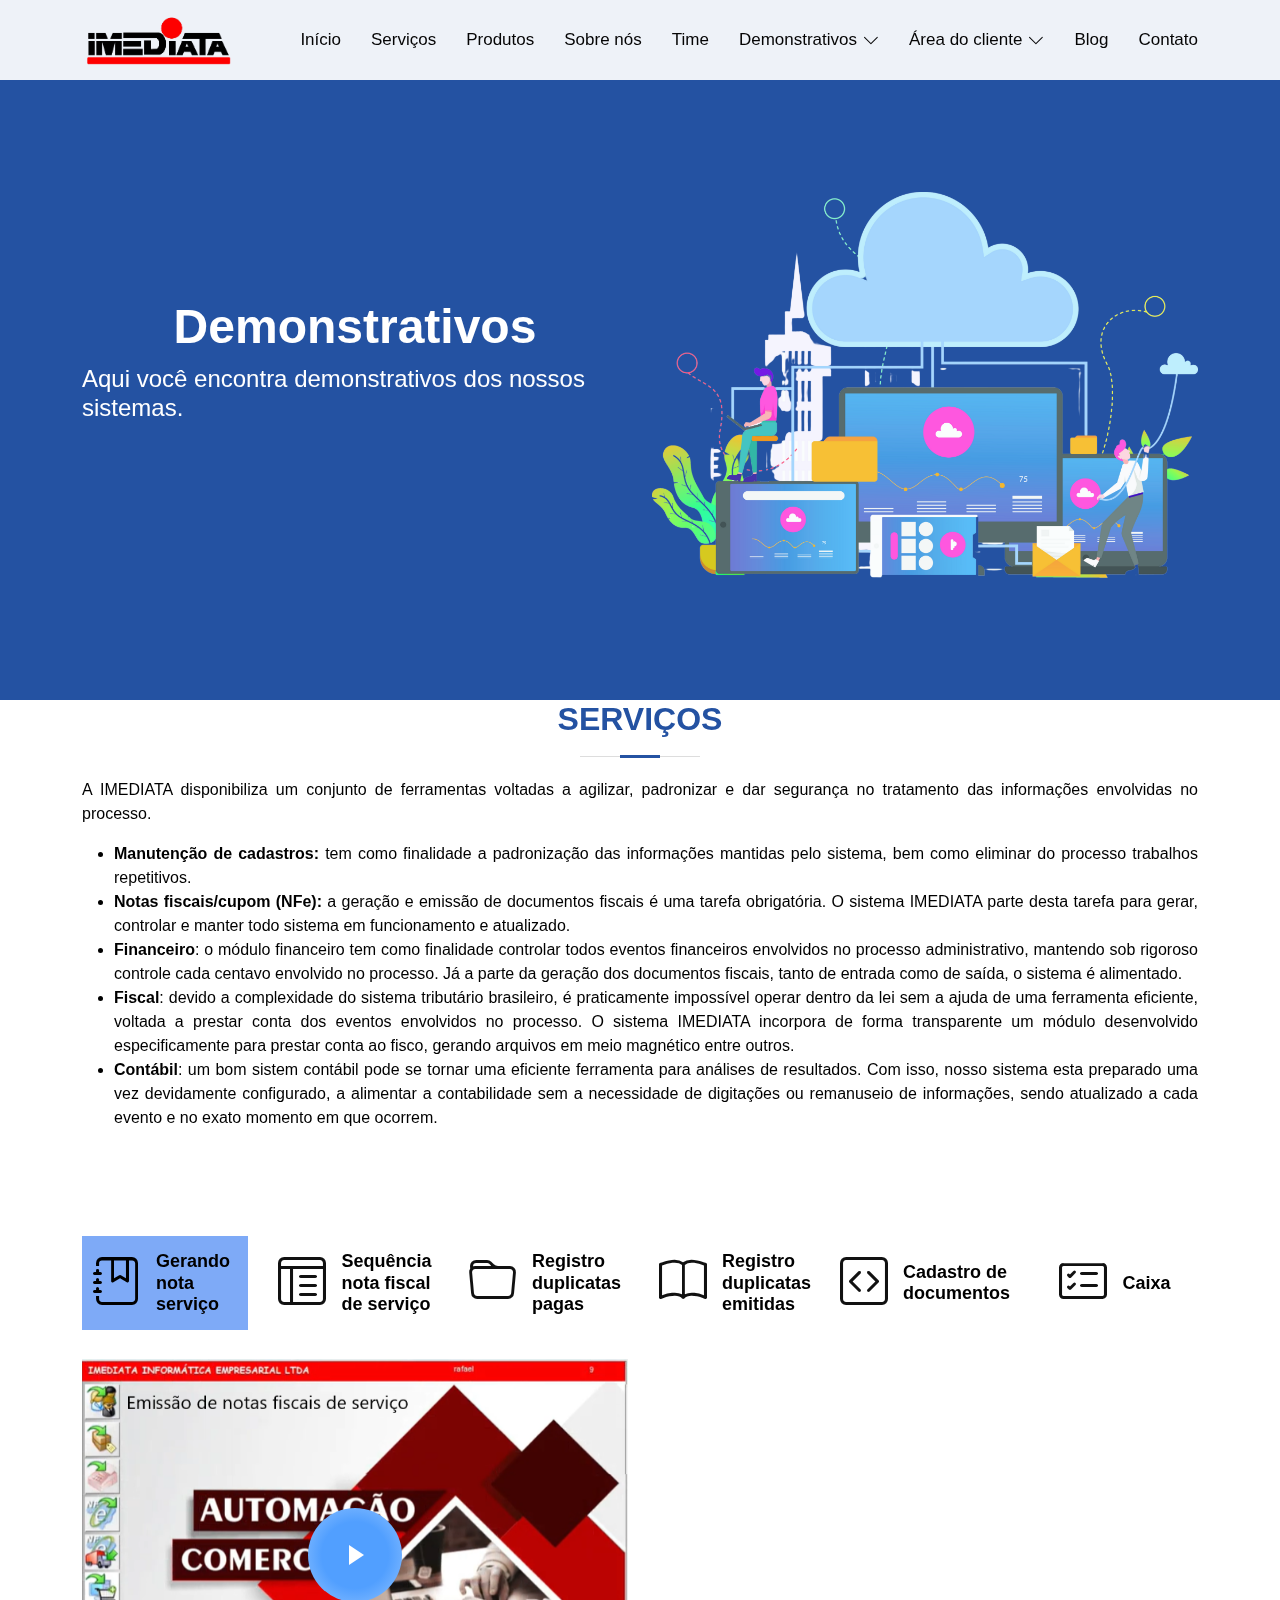
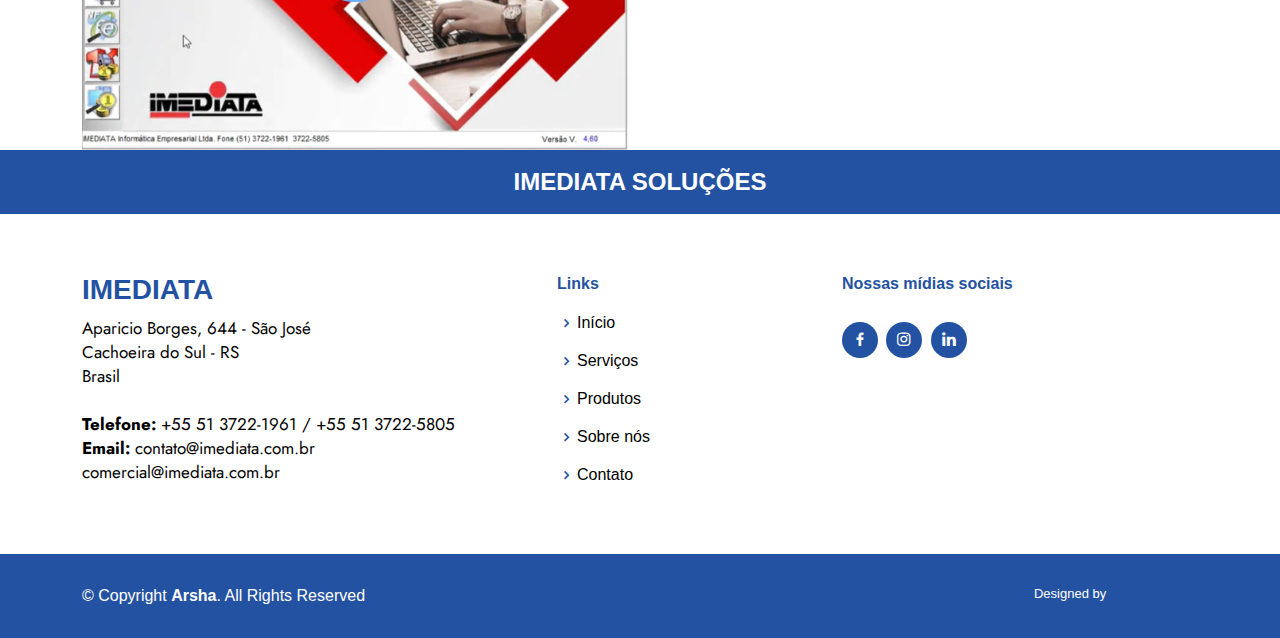
<file: demonstrativo.html>
<!DOCTYPE html>
<html lang=pt-BR>
<head>
<meta charset=utf-8>
<meta content="width=device-width, initial-scale=1.0" name=viewport>
<title>Demonstrativos dos Sistemas</title>
<meta content="O site IMEDIATA foi criado para que os nossos cliente novos e fixos possam
sempre ver nossos produtos, formas de entrar em contanto conosco, além de muito mais. Aqui você 
encontra tudo para sua empresa" name=description>
<meta content name=keywords>
<meta name=KeyWords content="ordens em curso,
                   NF3e,
                   georreferenciamento,
                   cooperativas de distribuição de energia,
                   resolução,
                   normativa nº815,
                   distribuição,
                   cooperativa,
                   aneel,
                   automação comercial,
                   desenvolvimento de sistemas,
                   otimização de processos,
                   suporte técnico,
                   contabilidade,
                   contabilidade comercial,
                   folha de pagamento,
                   livros fiscais,
                   sistemas de pedidos,
                   ativo imobilizado,
                   faturamento,
                   energia,
                   nota fiscal de energia elétrica eletrônica,
                   softwarehouse gaúcha,
                   imediata,
                   softwares,
                   desenvolvimento de software,
                   desenvolvimento,
                   dispositivos móveis,
                   mobile,
                   energia,
                   mdf-e,
                   xml,
                   caixa,
                   esocial,
                   esocial s-1.0,
                   nfe,
                   nfe homologada,
                   ecd,
                   ecf">
<link href=assets/img/favicon.png rel=icon>
<link href=assets/img/apple-touch-icon.png rel=apple-touch-icon>
<link href="https://fonts.googleapis.com/css?family=Open+Sans:300,300i,400,400i,600,600i,700,700i|Jost:300,300i,400,400i,500,500i,600,600i,700,700i|Poppins:300,300i,400,400i,500,500i,600,600i,700,700i" rel=stylesheet>
<link href=assets/vendor/aos/aos.css rel=stylesheet>
<link href=assets/vendor/bootstrap/css/bootstrap.min.css rel=stylesheet>
<link href=assets/vendor/bootstrap-icons/bootstrap-icons.css rel=stylesheet>
<link href=assets/vendor/boxicons/css/boxicons.min.css rel=stylesheet>
<link href=assets/vendor/glightbox/css/glightbox.min.css rel=stylesheet>
<link href=assets/vendor/remixicon/remixicon.css rel=stylesheet>
<link href=assets/vendor/swiper/swiper-bundle.min.css rel=stylesheet>
<link href=assets/css/stylemin.css rel=stylesheet>
<link href=assets/css/stylemin.css rel=stylesheet>
</head>
<body>
<header id=header class=fixed-top>
<div class="container d-flex align-items-center">
<h1 class="logo me-auto"><a href=index.html><img src=assets/img/logobranco.webp alt="logo da empresa"></a></h1>
<nav id=navbar class=navbar>
<ul>
<li><a class href=index.html>Início</a></li>
<li><a class href=index.html>Serviços</a></li>
<li><a class href=produtos.html>Produtos</a></li>
<li><a class href=institucional.html>Sobre nós</a></li>
<li><a class href=index.html>Time</a></li>
<li class=dropdown><a href=#><span>Demonstrativos</span> <i class="bi bi-chevron-down"></i></a>
<ul>
<li><a href=demonstrativo.html>Serviços</a></li>
</ul>
</li>
<li class=dropdown><a href=#><span>Área do cliente</span> <i class="bi bi-chevron-down"></i></a>
<ul>
<li><a href=areacliente.html>Downloads</a></li>
<li><a href=areacliente.html>Atualizadores</a></li>
<li><a href=https://imediata.movidesk.com/Account/Login>Ticket</a></li>
</ul>
</li>
<li><a href=blog.html>Blog</a></li>
<li><a href=#contact>Contato</a></li>
</ul>
<i class="bi bi-list mobile-nav-toggle"></i>
</nav>
</div>
</header>
<section id=hero class="d-flex align-items-center">
<div class=container>
<div class=row>
<div class="col-lg-6 d-flex flex-column justify-content-center pt-4 pt-lg-0 order-2 order-lg-1" data-aos=fade-up data-aos-delay=200>
<h1 align=center>Demonstrativos</h1>
<h2>Aqui você encontra demonstrativos dos nossos sistemas.
</h2>
<div class="d-flex justify-content-center justify-content-lg-start">
</div>
</div>
<div class="col-lg-6 order-1 order-lg-2 hero-img" data-aos=zoom-in data-aos-delay=200>
<img src=assets/img/demonstrativo.webp class="img-fluid animated" alt>
</div>
</div>
</div>
</section>
<section id=demonstrativo class=demonstrativo>
<div class=container data-aos=fade-up>
<div class=section-title>
<h2>Serviços</h2>
<p align=justify>A IMEDIATA disponibiliza um conjunto de ferramentas voltadas a agilizar,
padronizar e dar segurança no tratamento das informações envolvidas no processo.</p>
<ul align=justify>
<li>
<strong>Manutenção de cadastros:</strong> tem como finalidade a padronização das informações
mantidas pelo sistema, bem como eliminar do processo trabalhos repetitivos.
</li>
<li>
<strong>Notas fiscais/cupom (NFe):</strong> a geração e emissão de
documentos fiscais é uma tarefa obrigatória. O sistema IMEDIATA parte desta
tarefa para gerar, controlar e manter todo sistema em funcionamento
e atualizado.
</li>
<li>
<strong>Financeiro</strong>: o módulo financeiro tem como finalidade
controlar todos eventos financeiros envolvidos no processo administrativo,
mantendo sob rigoroso controle cada centavo envolvido no processo.
Já a parte da geração dos documentos fiscais, tanto de entrada como de
saída, o sistema é alimentado.
</li>
<li>
<strong>Fiscal</strong>: devido a complexidade do sistema tributário
brasileiro, é praticamente impossível operar dentro da lei sem a ajuda
de uma ferramenta eficiente, voltada a prestar conta dos eventos
envolvidos no processo. O sistema IMEDIATA incorpora de forma
transparente um módulo desenvolvido especificamente para prestar conta
ao fisco, gerando arquivos em meio magnético entre outros.
</li>
<li>
<strong>Contábil</strong>: um bom sistem contábil pode se tornar
uma eficiente ferramenta para análises de resultados. Com isso, nosso sistema
esta preparado uma vez devidamente configurado, a alimentar a contabilidade
sem a necessidade de digitações ou remanuseio de informações, sendo
atualizado a cada evento e no exato momento em que ocorrem.
</li>
</ul>
</div>
<ul class="nav nav-tabs row d-flex">
<li class="nav-item col-2">
<a class="nav-link active show" data-bs-toggle=tab data-bs-target=#tab-1>
<i class="bi bi-journal-bookmark"></i>
<h4 class="d-none d-lg-block">Gerando nota serviço</h4>
</a>
</li>
<li class="nav-item col-2">
<a class=nav-link data-bs-toggle=tab data-bs-target=#tab-2>
<i class="bi bi-layout-text-window-reverse"></i>
<h4 class="d-none d-lg-block">Sequência nota fiscal de serviço</h4>
</a>
</li>
<li class="nav-item col-2">
<a class=nav-link data-bs-toggle=tab data-bs-target=#tab-3>
<i class="bi bi-folder"></i>
<h4 class="d-none d-lg-block"> Registro duplicatas pagas</h4>
</a>
</li>
<li class="nav-item col-2">
<a class=nav-link data-bs-toggle=tab data-bs-target=#tab-4>
<i class="bi bi-book"></i>
<h4 class="d-none d-lg-block">Registro duplicatas emitidas</h4>
</a>
</li>
<li class="nav-item col-2">
<a class=nav-link data-bs-toggle=tab data-bs-target=#tab-5>
<i class="bi bi-code-square"></i>
<h4 class="d-none d-lg-block">Cadastro de documentos</h4>
</a>
</li>
<li class="nav-item col-2">
<a class=nav-link data-bs-toggle=tab data-bs-target=#tab-6>
<i class="bi bi-card-checklist"></i>
<h4 class="d-none d-lg-block">Caixa</h4>
</a>
</li>
</ul>
<div class=tab-content>
<div class="tab-pane active show" id=tab-1>
<div class=row>
<div class="col-lg-6 order-2 order-lg-1 mt-3 mt-lg-0" data-aos=fade-up data-aos-delay=100>
<h3>
Gerando e transmitindo notas fiscais de serviço.
</h3>
<p align=justify>
Através da geração dos documentos fiscais, o sistema aproveita toda informação fornecida e automaticamente
alimenta todos módulos como financeiro, estoques, fiscal e contábil.
</p>
<h4>Afeta os seguintes departamentos:</h4>
<ul>
<li><i class=ri-check-double-line></i> Contabilidade;</li>
<li><i class=ri-check-double-line></i> Estoques;</li>
<li><i class=ri-check-double-line></i> Financeiro;</li>
<li><i class=ri-check-double-line></i> Fiscal.</li>
</ul>
</div>
<div class="col-lg-6 video-play position-relative">
<a href=https://youtu.be/P85PauZmQyk class="glightbox play-btn"> </a>
<img src=assets/img/demonstrativo/1-2.png alt class=img-fluid>
</div>
</div>
</div>
<div class=tab-pane id=tab-2>
<div class=row>
<div class="col-lg-6 order-2 order-lg-1 mt-3 mt-lg-0">
<h3>Gerando e transmitindo diversas notas fiscais de serviço.</h3>
<p align=justify>
Através da geração dos documentos fiscais, o sistema aproveita toda informação fornecida e automaticamente
alimenta todos módulos como financeiro, estoques, fiscal e contábil.
</p>
<h4>Afeta os seguintes departamentos:</h4>
<ul>
<li><i class=ri-check-double-line></i> Contabilidade;</li>
<li><i class=ri-check-double-line></i> Estoques;</li>
<li><i class=ri-check-double-line></i> Financeiro;</li>
<li><i class=ri-check-double-line></i> Fiscal.</li>
</ul>
</div>
<div class="col-lg-6 video-play position-relative">
<a href=https://youtu.be/mDJ366M-23E class="glightbox play-btn"> </a>
<img src=assets/img/demonstrativo/1-2.png alt class=img-fluid>
</div>
</div>
</div>
<div class=tab-pane id=tab-3>
<div class=row>
<div class="col-lg-6 order-2 order-lg-1 mt-3 mt-lg-0">
<h3>Gerando relatório de registro de duplicatas pagas.</h3>
<p align=justify>O processo de auditoria nos eventos financeiros pode se tornar uma tarefa
extremaente simples, fácil, rápida, confiável e segura.<br>
O livro registro de duplicatas pagas posibilita confrontar todas as entradas financeiras
ocorridas num determinado período, com sua efetiva entrada tanto em bancos como nos caixas da empresa.
</p>
<h4>Afeta os seguintes departamentos:</h4>
<ul>
<li><i class=ri-check-double-line></i> Contabilidade;</li>
<li><i class=ri-check-double-line></i> Financeiro.</li>
</ul>
</div>
<div class="col-lg-6 video-play position-relative">
<a href=https://youtu.be/crJxXTtWFns class="glightbox play-btn"> </a>
<img src=assets/img/demonstrativo/3-4.png alt class=img-fluid>
</div>
</div>
</div>
<div class=tab-pane id=tab-4>
<div class=row>
<div class="col-lg-6 order-2 order-lg-1 mt-3 mt-lg-0">
<h3>Livro registro duplicatas emitidas</h3>
<p align=justify>
O registro de duplicatas emitidas possibilita garantir que todos os títulos foram devidamente gerados, evitando descontrole quanto a serviços
prestados e não faturados.<br>
Uma vez emitido o documento de prestação de serviço, o sistema se encarrega de simultaneamente proceder com todas as tarefas necessárias para
um eficiente controle de recebíveis da empresa. Consequentemente alimentando fluxo de caixa, vencidos e a vencer, análise de crédito,
e consequentemente a contabilidade, gerando os devidos registros contábeis.
</p>
<h4>Afeta os seguintes departamentos:</h4>
<ul>
<li><i class=ri-check-double-line></i> Contabilidade;</li>
<li><i class=ri-check-double-line></i>Financeiro.</li>
</ul>
</div>
<div class="col-lg-6 video-play position-relative">
<a href=https://youtu.be/crJxXTtWFns class="glightbox play-btn"> </a>
<img src=assets/img/demonstrativo/3-4.png alt class=img-fluid>
</div>
</div>
</div>
<div class=tab-pane id=tab-5>
<div class=row>
<div class="col-lg-6 order-2 order-lg-1 mt-3 mt-lg-0">
<h3>Facilitador da tarefa de geração dos documentos fiscais.</h3>
<p align=justify>
A geração de cada documento fiscal afeta diversos processos e em muitos casos o volume de documentos a
serem gerados pode se tornar extremamente grande e este cadastro tem esta finalidade: a de reduzir
a quantidade de informações exigidas no momento de cada geração, evitando diversos erros.
</p>
<h4>Afeta os seguintes departamentos:</h4>
<ul>
<li><i class=ri-check-double-line></i> Contabilidade;</li>
<li><i class=ri-check-double-line></i> Estoque;</li>
<li><i class=ri-check-double-line></i> Financeiro;</li>
<li><i class=ri-check-double-line></i> Fiscal.</li>
</ul>
</div>
<div class="col-lg-6 video-play position-relative">
<a href=https://youtu.be/2YlJYufomYo class="glightbox play-btn"> </a>
<img src=assets/img/demonstrativo/5.png alt class=img-fluid>
</div>
</div>
</div>
<div class=tab-pane id=tab-6>
<div class=row>
<div class="col-lg-6 order-2 order-lg-1 mt-3 mt-lg-0">
<h3>Rotina para manutenção do caixa da empresa.</h3>
<p align=justify>
Diariamente toda empresa necessita registrar seus eventos envolvendo o caixa e esta rotina tem como finalidade além de manter cada registro,
documentar alimentando as demais rotinas envolvidas.
</p>
<h4>Afeta os seguintes departamentos:</h4>
<ul>
<li><i class=ri-check-double-line></i> Contabilidade;</li>
<li><i class=ri-check-double-line></i> Estoque;</li>
<li><i class=ri-check-double-line></i> Financeiro;</li>
<li><i class=ri-check-double-line></i> Fiscal.</li>
</ul>
</div>
<div class="col-lg-6 video-play position-relative">
<a href=https://youtu.be/d2HudxqxJ7s class="glightbox play-btn"></a>
<img src=assets/img/demonstrativo/6.png alt class=img-fluid>
</div>
</div>
</div>
</div>
</div>
</section>
<footer id=footer>
<div class=footer-newsletter>
<div class=container>
<div class="row justify-content-center">
<div class=col-lg-6>
<h4>IMEDIATA SOLUÇÕES</h4>
</div>
</div>
</div>
</div>
<div class=footer-top>
<div class=container>
<div class=row>
<div class="col-lg-5 col-md-8 footer-contact">
<h3>IMEDIATA</h3>
<p>
Aparicio Borges, 644 - São José<br>
Cachoeira do Sul - RS<br>
Brasil <br><br>
<strong>Telefone:</strong> +55 51 3722-1961 / +55 51 3722-5805<br>
<strong>Email:</strong> contato@imediata.com.br <br> comercial@imediata.com.br<br>
</p>
</div>
<div class="col-lg-3 col-md-6 footer-links">
<h4>Links</h4>
<ul>
<li><i class="bx bx-chevron-right"></i> <a href=#inicio>Início</a></li>
<li><i class="bx bx-chevron-right"></i> <a href=index.html target=_blank>Serviços</a></li>
<li><i class="bx bx-chevron-right"></i> <a href=produtos.html target=_blank>Produtos</a></li>
<li><i class="bx bx-chevron-right"></i> <a href=index.html target=_blank>Sobre nós</a></li>
<li><i class="bx bx-chevron-right"></i> <a href=#footer>Contato</a></li>
</ul>
</div>
<div class="col-lg-3 col-md-6 footer-links">
<h4>Nossas mídias sociais</h4>
<div class="social-links mt-3">
<a href=https://web.facebook.com/imediatainformatica class=facebook target=_blank><i class="bx bxl-facebook"></i></a>
<a href=https://www.instagram.com/imediata_informatica/ class=instagram target=_blank><i class="bx bxl-instagram"></i></a>
<a href="https://www.linkedin.com/company/imediata-inform-tica-empresarial-ltda/?viewAsMember=true" class=linkedin target=_blank><i class="bx bxl-linkedin"></i></a>
</div>
</div>
</div>
</div>
</div>
<div class="container footer-bottom clearfix">
<div class=copyright>
&copy; Copyright <strong><span>Arsha</span></strong>. All Rights Reserved
</div>
<div class=credits>
Designed by <a href=https://bootstrapmade.com/>BootstrapMade</a>
</div>
</div>
</footer>
<script type=text/javascript>var mdChatClient="C6F315969E7D473583B23661380B9ACE";</script>
<script src=https://chat.movidesk.com/Scripts/chat-widget.min.js></script>
<div id=preloader></div>
<a href=# class="back-to-top d-flex align-items-center justify-content-center"><i class="bi bi-arrow-up-short"></i></a>
<script src=assets/vendor/aos/aos.js></script>
<script src=assets/vendor/bootstrap/js/bootstrap.bundle.min.js></script>
<script src=assets/vendor/glightbox/js/glightbox.min.js></script>
<script src=assets/vendor/isotope-layout/isotope.pkgd.min.js></script>
<script src=assets/vendor/swiper/swiper-bundle.min.js></script>
<script src=assets/vendor/waypoints/noframework.waypoints.js></script>
<script src=assets/vendor/php-email-form/validate.js></script>
<script src=assets/js/main.js></script>

<script async src="https://www.googletagmanager.com/gtag/js?id=UA-1494779-1"></script>
<script>
  window.dataLayer = window.dataLayer || [];
  function gtag() { dataLayer.push(arguments); }
  gtag('js', new Date());
  gtag('config', 'UA-1494779-1');
</script>

</body>
</html>
</file>
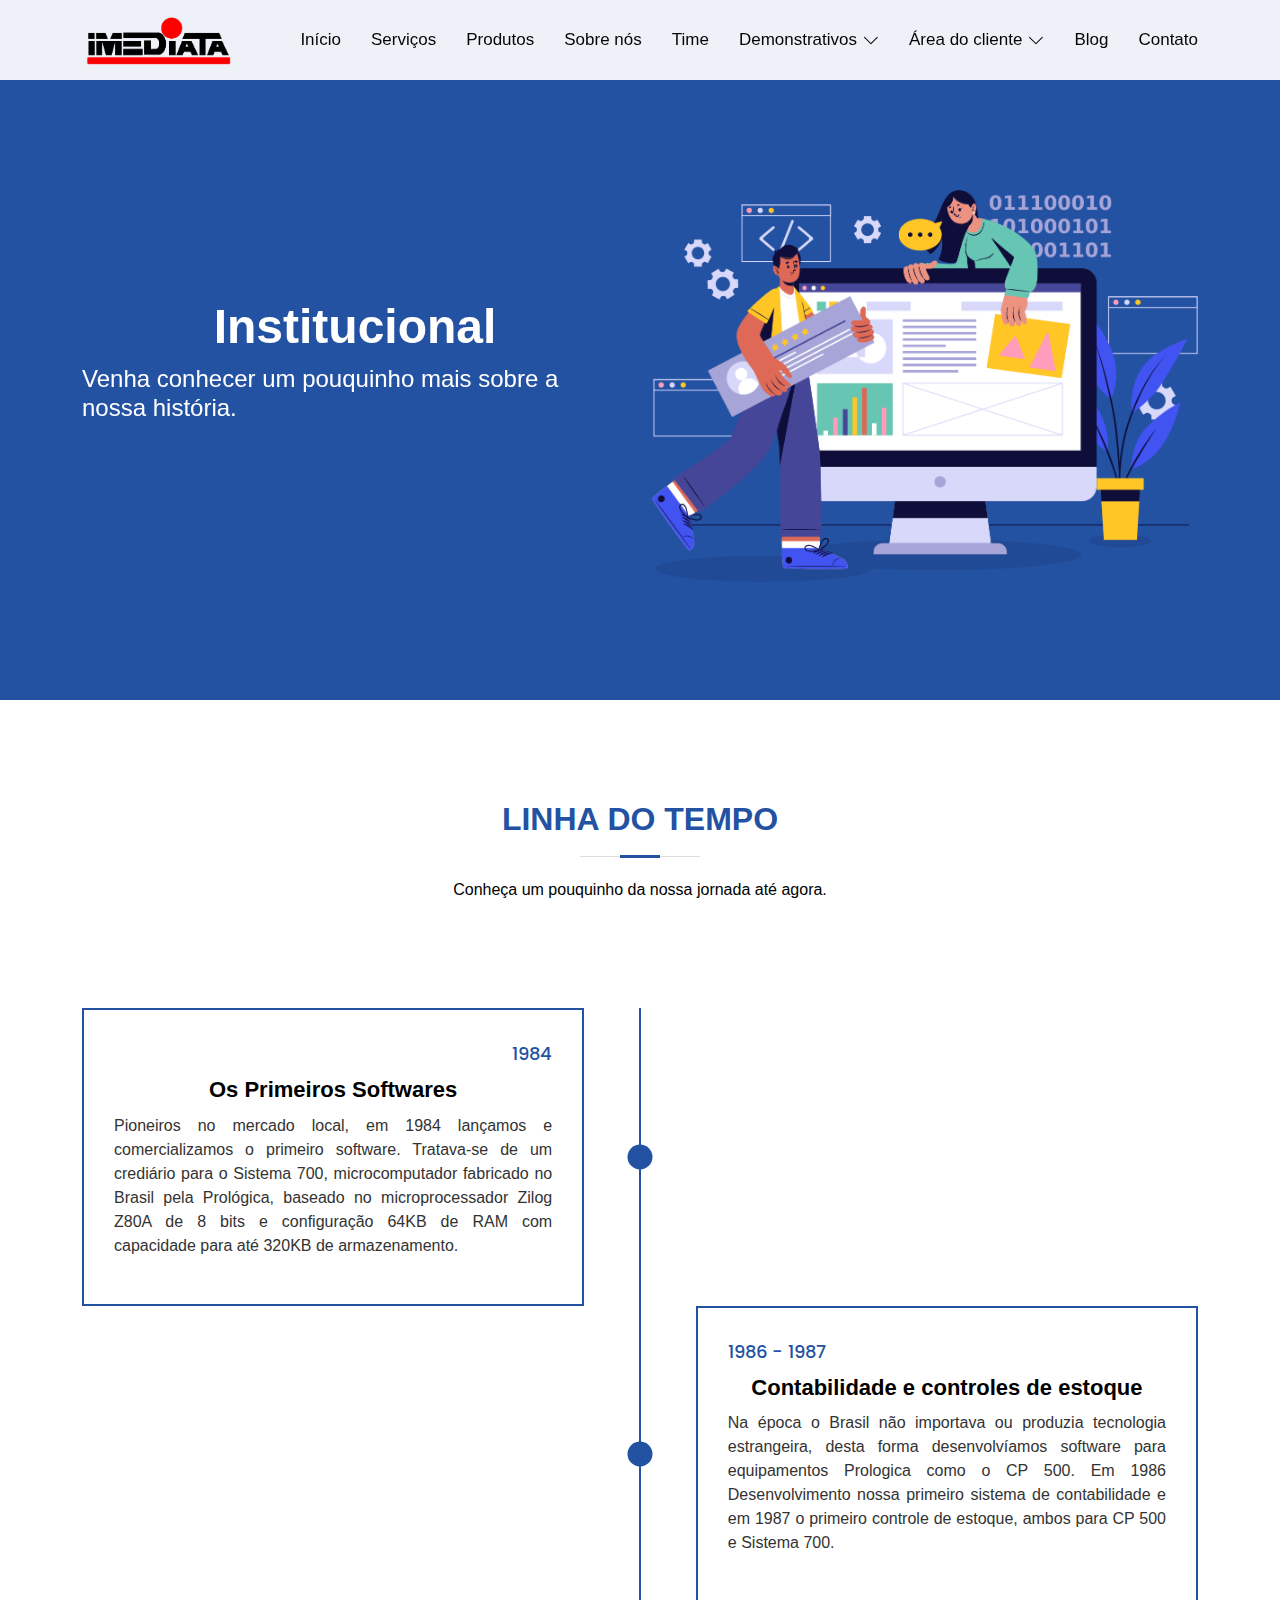
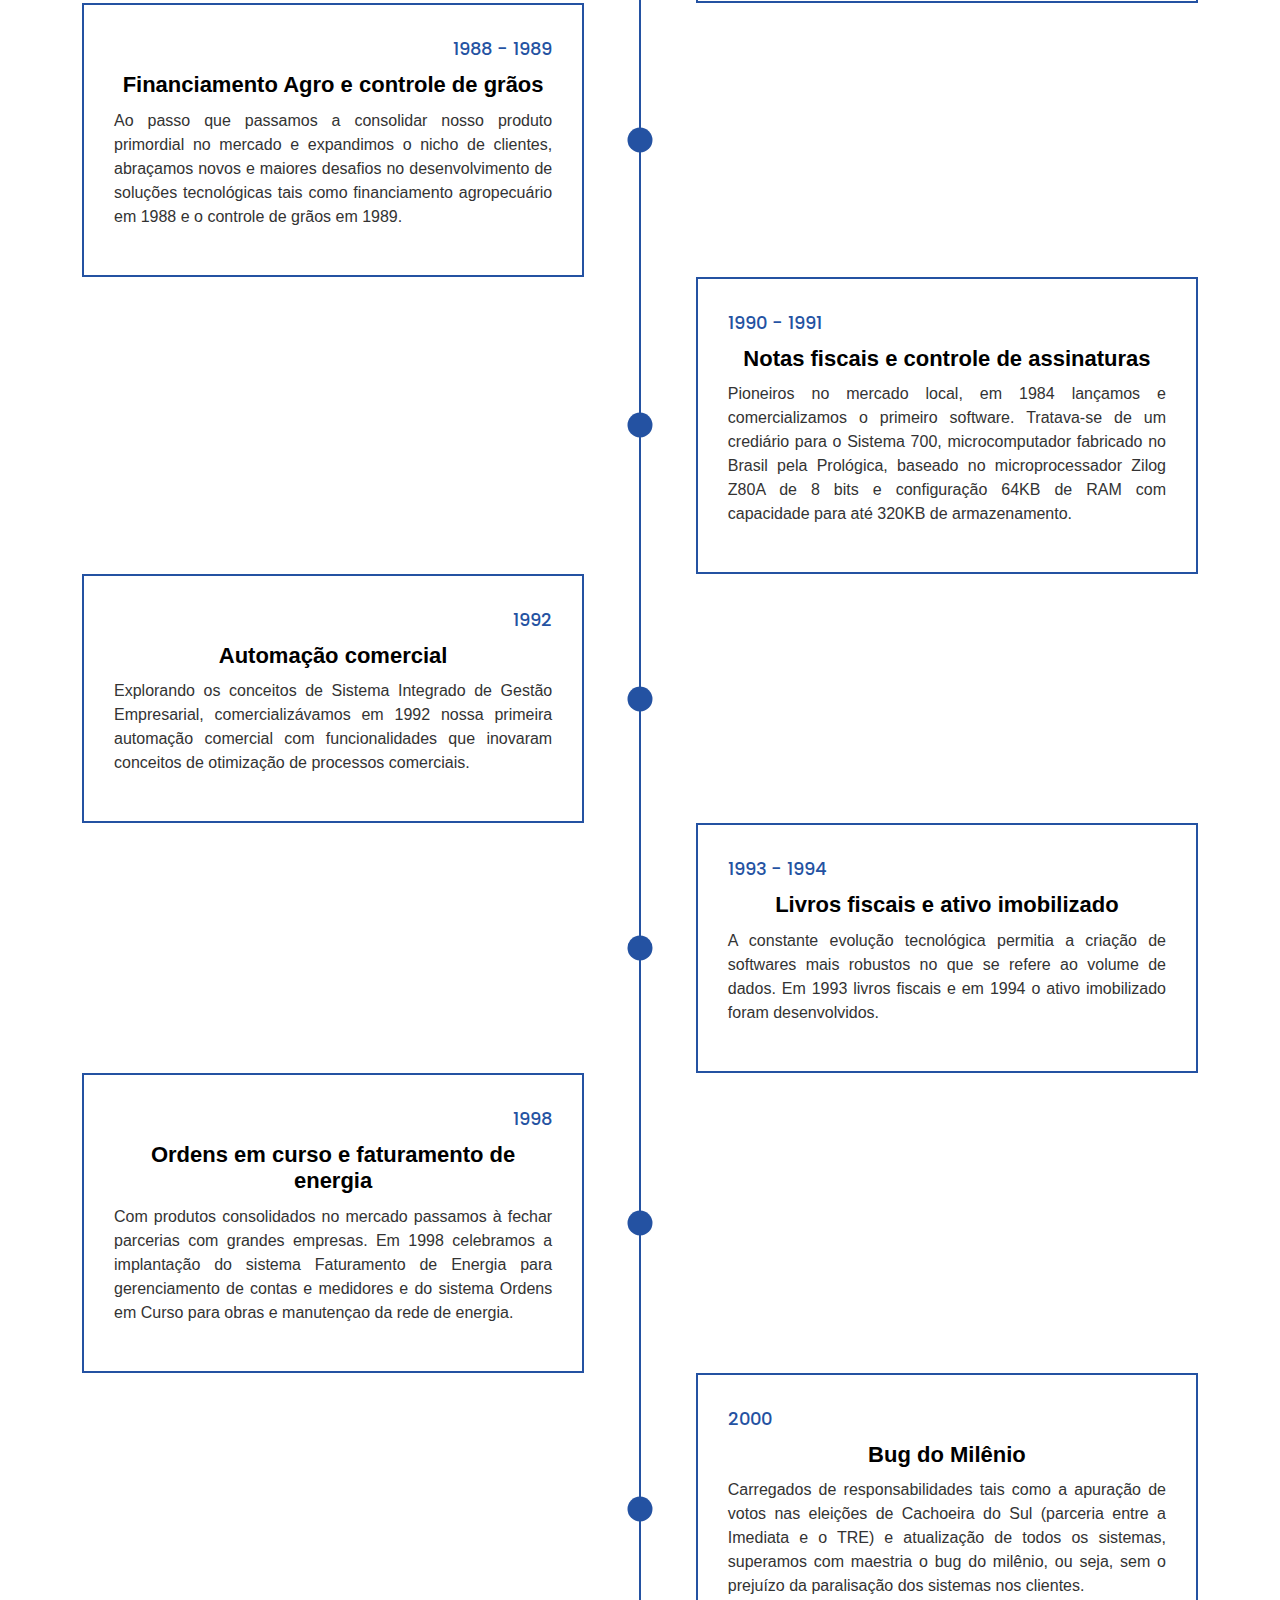
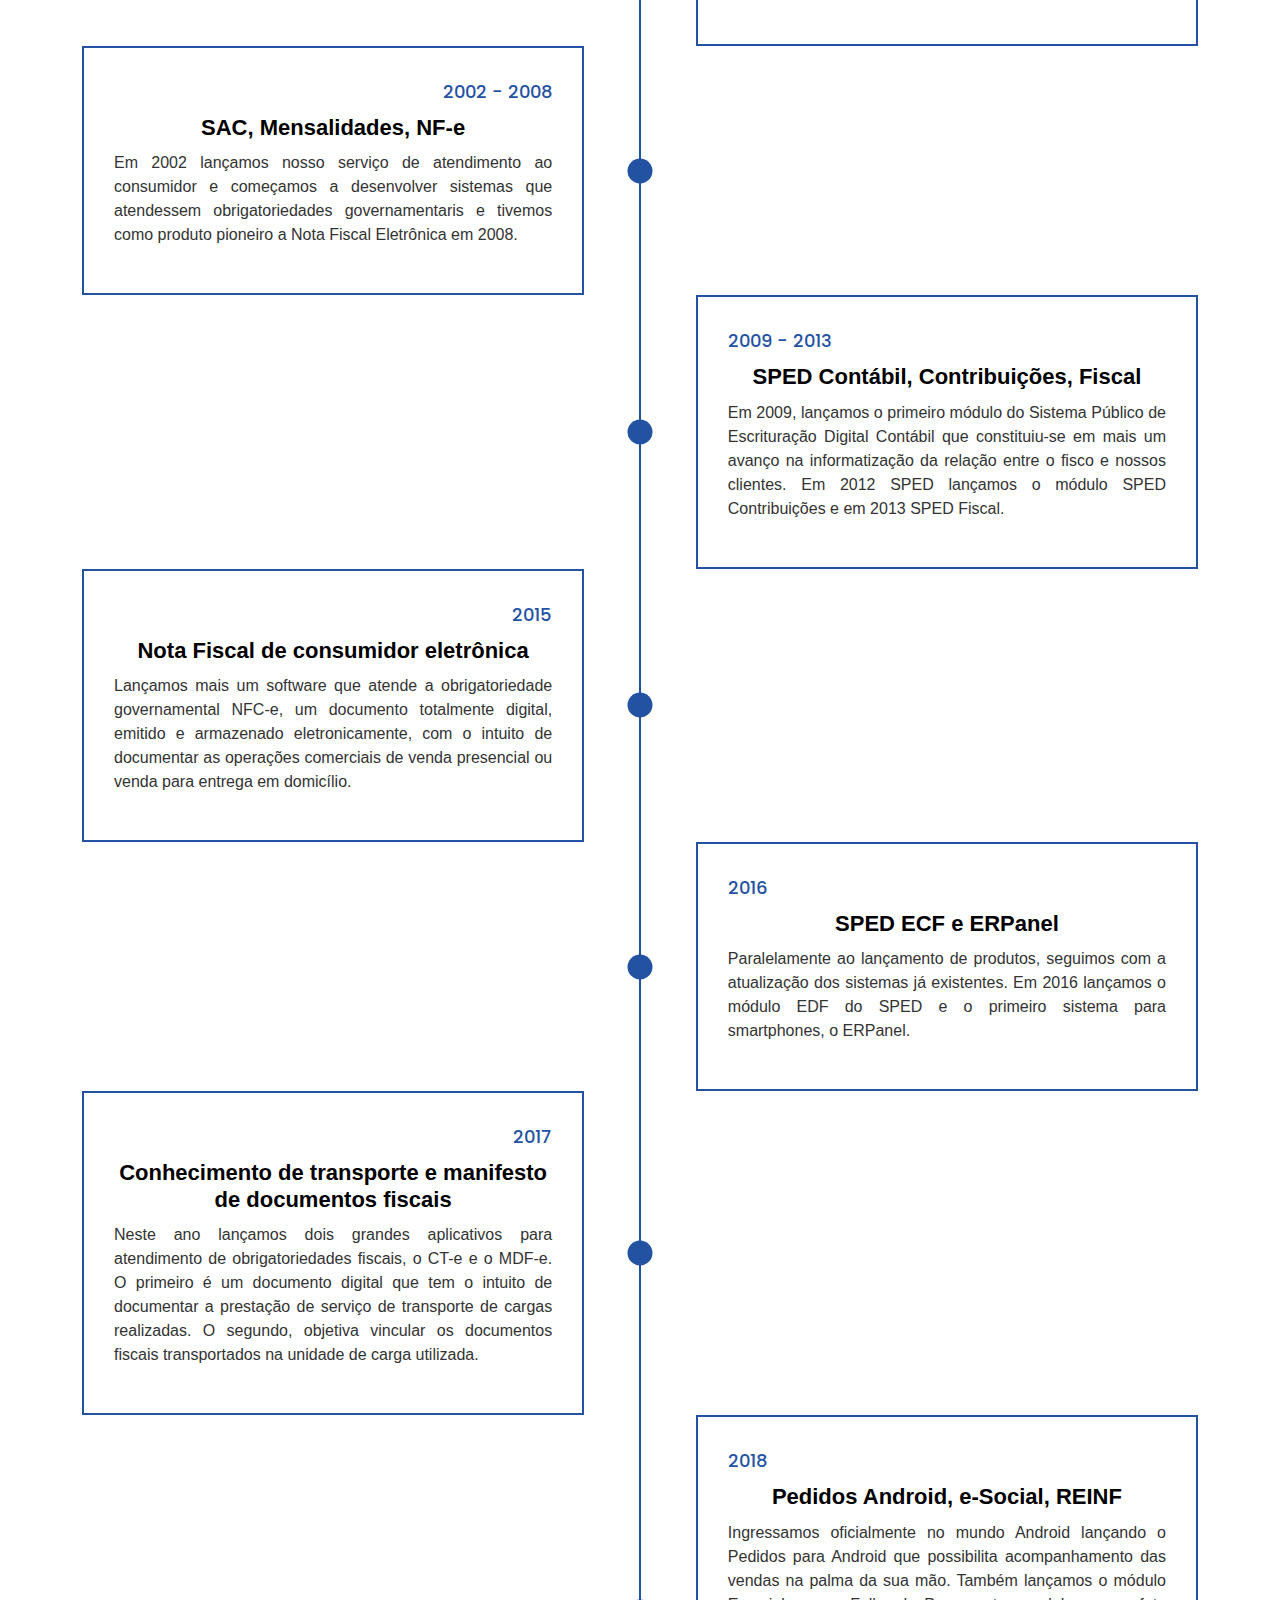
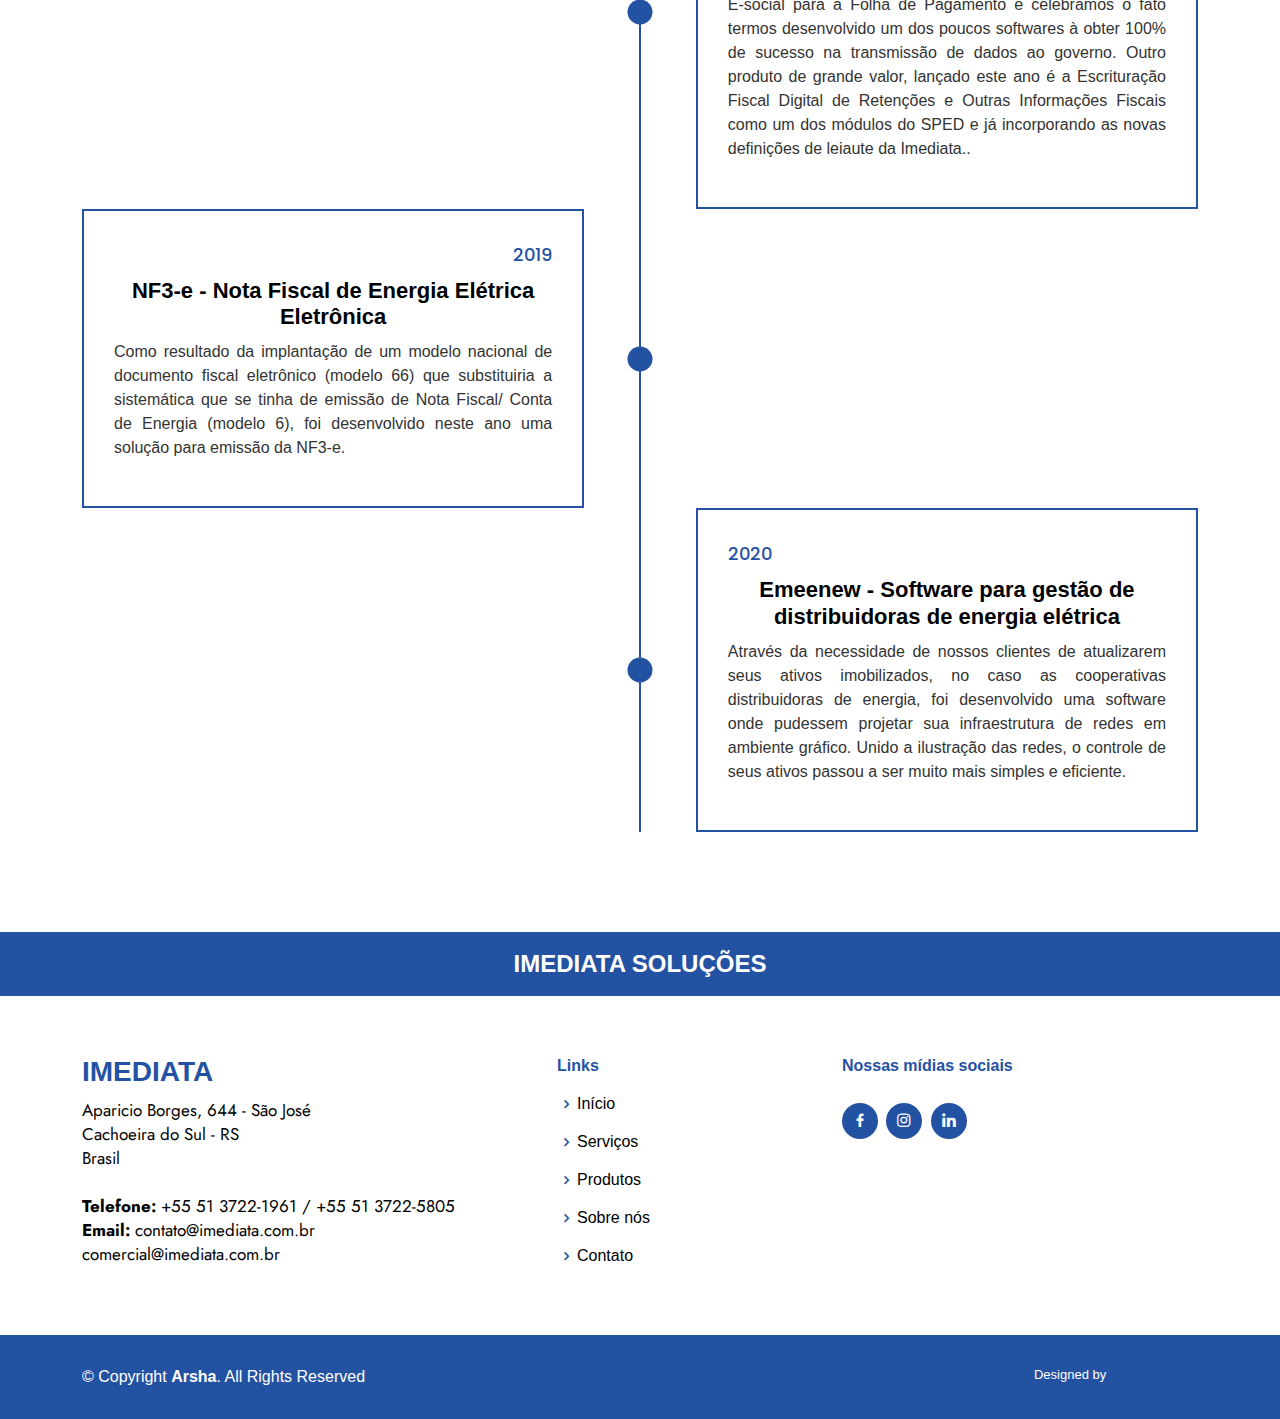
<file: institucional.html>
<!DOCTYPE html>
<html lang=pt-BR>
<head>
<meta charset=utf-8>
<meta content="width=device-width, initial-scale=1.0" name=viewport>
<title>Institucional</title>
<meta content="O site IMEDIATA foi criado para que os nossos cliente novos e fixos possam
sempre ver nossos produtos, formas de entrar em contanto conosco, além de muito mais. Aqui você 
encontra tudo para sua empresa" name=description>
<meta content name=keywords>
<meta name=KeyWords content="ordens em curso,
                   NF3e,
                   georreferenciamento,
                   cooperativas de distribuição de energia,
                   resolução,
                   normativa nº815,
                   distribuição,
                   cooperativa,
                   aneel,
                   automação comercial,
                   desenvolvimento de sistemas,
                   otimização de processos,
                   suporte técnico,
                   contabilidade,
                   contabilidade comercial,
                   folha de pagamento,
                   livros fiscais,
                   sistemas de pedidos,
                   ativo imobilizado,
                   faturamento,
                   energia,
                   nota fiscal de energia elétrica eletrônica,
                   softwarehouse gaúcha,
                   imediata,
                   softwares,
                   desenvolvimento de software,
                   desenvolvimento,
                   dispositivos móveis,
                   mobile,
                   energia,
                   mdf-e,
                   xml,
                   caixa,
                   esocial,
                   esocial s-1.0,
                   nfe,
                   nfe homologada,
                   ecd,
                   ecf">
<link href=assets/img/favicon.png rel=icon>
<link href=assets/img/apple-touch-icon.png rel=apple-touch-icon>
<link href="https://fonts.googleapis.com/css?family=Open+Sans:300,300i,400,400i,600,600i,700,700i|Jost:300,300i,400,400i,500,500i,600,600i,700,700i|Poppins:300,300i,400,400i,500,500i,600,600i,700,700i" rel=stylesheet>
<link href=assets/vendor/aos/aos.css rel=stylesheet>
<link href=assets/vendor/bootstrap/css/bootstrap.min.css rel=stylesheet>
<link href=assets/vendor/bootstrap-icons/bootstrap-icons.css rel=stylesheet>
<link href=assets/vendor/boxicons/css/boxicons.min.css rel=stylesheet>
<link href=assets/vendor/glightbox/css/glightbox.min.css rel=stylesheet>
<link href=assets/vendor/remixicon/remixicon.css rel=stylesheet>
<link href=assets/vendor/swiper/swiper-bundle.min.css rel=stylesheet>
<link href=assets/css/stylemin.css rel=stylesheet>
<link href=assets/css/stylemin.css rel=stylesheet>
</head>
<body>
<header id=header class=fixed-top>
<div class="container d-flex align-items-center">
<h1 class="logo me-auto"><a href=index.html><img src=assets/img/logobranco.webp alt="logo da empresa"></a></h1>
<nav id=navbar class=navbar>
<ul>
<li><a class href=index.html>Início</a></li>
<li><a class href=index.html>Serviços</a></li>
<li><a class href=produtos.html>Produtos</a></li>
<li><a class href=institucional.html>Sobre nós</a></li>
<li><a class href=index.html>Time</a></li>
<li class=dropdown><a href=#><span>Demonstrativos</span> <i class="bi bi-chevron-down"></i></a>
<ul>
<li><a href=demonstrativo.html>Serviços</a></li>
</ul>
</li>
<li class=dropdown><a href=#><span>Área do cliente</span> <i class="bi bi-chevron-down"></i></a>
<ul>
<li><a href=areacliente.html>Downloads</a></li>
<li><a href=areacliente.html>Atualizadores</a></li>
<li><a href=https://imediata.movidesk.com/Account/Login>Ticket</a></li>
</ul>
</li>
<li><a href=blog.html>Blog</a></li>
<li><a href=#contact>Contato</a></li>
</ul>
<i class="bi bi-list mobile-nav-toggle"></i>
</nav>
</div>
</header>
<section id=hero class="d-flex align-items-center">
<div class=container>
<div class=row>
<div class="col-lg-6 d-flex flex-column justify-content-center pt-4 pt-lg-0 order-2 order-lg-1" data-aos=fade-up data-aos-delay=200>
<h1 align=center>Institucional</h1>
<h2>Venha conhecer um pouquinho mais sobre a nossa história. </h2>
<div class="d-flex justify-content-center justify-content-lg-start">
</div>
</div>
<div class="col-lg-6 order-1 order-lg-2 hero-img" data-aos=zoom-in data-aos-delay=200>
<img src=assets/img/blog.webp class="img-fluid animated" alt>
</div>
</div>
</div>
</section>
<section class="experience pt-100 pb-100" id=tempo>
<div class=container>
<div class=row>
<div class="col-xl-8 mx-auto text-center">
<div class=section-title>
<h2>Linha do tempo</h2>
<p>Conheça um pouquinho da nossa jornada até agora.</p>
</div>
</div>
</div>
<div class=row>
<div class=col-xl-12>
<ul class=timeline-list>
<li>
<div class=timeline_content>
<span>1984</span>
<h4 align=center>Os Primeiros Softwares</h4>
<p align=justify>Pioneiros no mercado local, em 1984 lançamos e comercializamos o primeiro software. Tratava-se de um
crediário para o Sistema 700, microcomputador fabricado no Brasil pela Prológica, baseado no microprocessador
Zilog Z80A de 8 bits e configuração 64KB de RAM com capacidade para até 320KB de armazenamento.</p>
</div>
</li>
<li>
<div class=timeline_content>
<span>1986 - 1987</span>
<h4 align=center>Contabilidade e controles de estoque</h4>
<p align=justify>Na época o Brasil não importava ou produzia tecnologia estrangeira, desta forma desenvolvíamos software
para equipamentos Prologica como o CP 500. Em 1986 Desenvolvimento nossa primeiro sistema de contabilidade
e em 1987 o primeiro controle de estoque, ambos para CP 500 e Sistema 700.</p>
</div>
</li>
<li>
<div class=timeline_content>
<span>1988 - 1989</span>
<h4 align=center>Financiamento Agro e controle de grãos</h4>
<p align=justify>Ao passo que passamos a consolidar nosso produto primordial no mercado e expandimos o nicho de clientes,
abraçamos novos e maiores desafios no desenvolvimento de soluções tecnológicas tais como financiamento agropecuário
em 1988 e o controle de grãos em 1989.</p>
</div>
</li>
<li>
<div class=timeline_content>
<span>1990 - 1991</span>
<h4 align=center>Notas fiscais e controle de assinaturas</h4>
<p align=justify>Pioneiros no mercado local, em 1984 lançamos e comercializamos o primeiro software. Tratava-se de um crediário
para o Sistema 700, microcomputador fabricado no Brasil pela Prológica, baseado no microprocessador Zilog Z80A de
8 bits e configuração 64KB de RAM com capacidade para até 320KB de armazenamento.</p>
</div>
</li>
<li>
<div class=timeline_content>
<span>1992</span>
<h4 align=center>Automação comercial</h4>
<p align=justify>Explorando os conceitos de Sistema Integrado de Gestão Empresarial, comercializávamos em 1992 nossa primeira
automação comercial com funcionalidades que inovaram conceitos de otimização de processos comerciais.</p>
</div>
</li>
<li>
<div class=timeline_content>
<span>1993 - 1994</span>
<h4 align=center>Livros fiscais e ativo imobilizado</h4>
<p align=justify>A constante evolução tecnológica permitia a criação de softwares mais robustos no que se refere ao volume de dados.
Em 1993 livros fiscais e em 1994 o ativo imobilizado foram desenvolvidos.</p>
</div>
</li>
<li>
<div class=timeline_content>
<span>1998</span>
<h4 align=center>Ordens em curso e faturamento de energia</h4>
<p align=justify>Com produtos consolidados no mercado passamos à fechar parcerias com grandes empresas. Em 1998 celebramos a
implantação do sistema Faturamento de Energia para gerenciamento de contas e medidores e do sistema Ordens em
Curso para obras e manutençao da rede de energia.</p>
</div>
</li>
<li>
<div class=timeline_content>
<span>2000</span>
<h4 align=center>Bug do Milênio</h4>
<p align=justify>Carregados de responsabilidades tais como a apuração de votos nas eleições de Cachoeira do Sul (parceria entre
a Imediata e o TRE) e atualização de todos os sistemas, superamos com maestria o bug do milênio, ou seja, sem o
prejuízo da paralisação dos sistemas nos clientes.</p>
</div>
</li>
<li>
<div class=timeline_content>
<span>2002 - 2008</span>
<h4 align=center>SAC, Mensalidades, NF-e</h4>
<p align=justify>Em 2002 lançamos nosso serviço de atendimento ao consumidor e começamos a desenvolver sistemas que atendessem
obrigatoriedades governamentaris e tivemos como produto pioneiro a Nota Fiscal Eletrônica em 2008.</p>
</div>
</li>
<li>
<div class=timeline_content>
<span>2009 - 2013</span>
<h4 align=center>SPED Contábil, Contribuições, Fiscal</h4>
<p align=justify>Em 2009, lançamos o primeiro módulo do Sistema Público de Escrituração Digital Contábil que constituiu-se em mais
um avanço na informatização da relação entre o fisco e nossos clientes. Em 2012 SPED lançamos o módulo SPED Contribuições
e em 2013 SPED Fiscal.</p>
</div>
</li>
<li>
<div class=timeline_content>
<span>2015</span>
<h4 align=center>Nota Fiscal de consumidor eletrônica</h4>
<p align=justify>Lançamos mais um software que atende a obrigatoriedade governamental NFC-e, um documento totalmente digital,
emitido e armazenado eletronicamente, com o intuito de documentar as operações comerciais de venda presencial
ou venda para entrega em domicílio.</p>
</div>
</li>
<li>
<div class=timeline_content>
<span>2016</span>
<h4 align=center>SPED ECF e ERPanel</h4>
<p align=justify>Paralelamente ao lançamento de produtos, seguimos com a atualização dos sistemas já existentes. Em 2016 lançamos
o módulo EDF do SPED e o primeiro sistema para smartphones, o ERPanel.</p>
</div>
</li>
<li>
<div class=timeline_content>
<span>2017</span>
<h4 align=center>Conhecimento de transporte e manifesto de documentos fiscais</h4>
<p align=justify>Neste ano lançamos dois grandes aplicativos para atendimento de obrigatoriedades fiscais, o CT-e e o MDF-e.
O primeiro é um documento digital que tem o intuito de documentar a prestação de serviço de transporte de cargas
realizadas. O segundo, objetiva vincular os documentos fiscais transportados na unidade de carga utilizada.</p>
</div>
</li>
<li>
<div class=timeline_content>
<span>2018</span>
<h4 align=center>Pedidos Android, e-Social, REINF</h4>
<p align=justify>Ingressamos oficialmente no mundo Android lançando o Pedidos para Android que possibilita acompanhamento das vendas
na palma da sua mão. Também lançamos o módulo E-social para a Folha de Pagamento e celebramos o fato termos desenvolvido
um dos poucos softwares à obter 100% de sucesso na transmissão de dados ao governo. Outro produto de grande valor, lançado
este ano é a Escrituração Fiscal Digital de Retenções e Outras Informações Fiscais como um dos módulos do SPED e já incorporando
as novas definições de leiaute da Imediata..</p>
</div>
</li>
<li>
<div class=timeline_content>
<span>2019</span>
<h4 align=center>NF3-e - Nota Fiscal de Energia Elétrica Eletrônica</h4>
<p align=justify>Como resultado da implantação de um modelo nacional de documento fiscal eletrônico (modelo 66) que substituiria a sistemática
que se tinha de emissão de Nota Fiscal/ Conta de Energia (modelo 6), foi desenvolvido neste ano uma solução para emissão da NF3-e.</p>
</div>
</li>
<li>
<div class=timeline_content>
<span>2020</span>
<h4 align=center>Emeenew - Software para gestão de distribuidoras de energia elétrica</h4>
<p align=justify>Através da necessidade de nossos clientes de atualizarem seus ativos imobilizados, no caso as cooperativas distribuidoras de
energia, foi desenvolvido uma software onde pudessem projetar sua infraestrutura de redes em ambiente gráfico. Unido a ilustração
das redes, o controle de seus ativos passou a ser muito mais simples e eficiente.</p>
</div>
</li>
</ul>
</div>
</div>
</div>
</section>
<footer id=footer>
<div class=footer-newsletter>
<div class=container>
<div class="row justify-content-center">
<div class=col-lg-6>
<h4>IMEDIATA SOLUÇÕES</h4>
</div>
</div>
</div>
</div>
<div class=footer-top>
<div class=container>
<div class=row>
<div class="col-lg-5 col-md-8 footer-contact">
<h3>IMEDIATA</h3>
<p>
Aparicio Borges, 644 - São José<br>
Cachoeira do Sul - RS<br>
Brasil <br><br>
<strong>Telefone:</strong> +55 51 3722-1961 / +55 51 3722-5805<br>
<strong>Email:</strong> contato@imediata.com.br <br> comercial@imediata.com.br<br>
</p>
</div>
<div class="col-lg-3 col-md-6 footer-links">
<h4>Links</h4>
<ul>
<li><i class="bx bx-chevron-right"></i> <a href=#inicio>Início</a></li>
<li><i class="bx bx-chevron-right"></i> <a href=index.html target=_blank>Serviços</a></li>
<li><i class="bx bx-chevron-right"></i> <a href=produtos.html target=_blank>Produtos</a></li>
<li><i class="bx bx-chevron-right"></i> <a href=index.html target=_blank>Sobre nós</a></li>
<li><i class="bx bx-chevron-right"></i> <a href=#footer>Contato</a></li>
</ul>
</div>
<div class="col-lg-3 col-md-6 footer-links">
<h4>Nossas mídias sociais</h4>
<div class="social-links mt-3">
<a href=https://web.facebook.com/imediatainformatica class=facebook target=_blank><i class="bx bxl-facebook"></i></a>
<a href=https://www.instagram.com/imediata_informatica/ class=instagram target=_blank><i class="bx bxl-instagram"></i></a>
<a href="https://www.linkedin.com/company/imediata-inform-tica-empresarial-ltda/?viewAsMember=true" class=linkedin target=_blank><i class="bx bxl-linkedin"></i></a>
</div>
</div>
</div>
</div>
</div>
<div class="container footer-bottom clearfix">
<div class=copyright>
&copy; Copyright <strong><span>Arsha</span></strong>. All Rights Reserved
</div>
<div class=credits>
Designed by <a href=https://bootstrapmade.com/>BootstrapMade</a>
</div>
</div>
</footer>
<script type=text/javascript>var mdChatClient="C6F315969E7D473583B23661380B9ACE";</script>
<script src=https://chat.movidesk.com/Scripts/chat-widget.min.js></script>
<div id=preloader></div>
<a href=# class="back-to-top d-flex align-items-center justify-content-center"><i class="bi bi-arrow-up-short"></i></a>
<script src=assets/vendor/aos/aos.js></script>
<script src=assets/vendor/bootstrap/js/bootstrap.bundle.min.js></script>
<script src=assets/vendor/glightbox/js/glightbox.min.js></script>
<script src=assets/vendor/isotope-layout/isotope.pkgd.min.js></script>
<script src=assets/vendor/swiper/swiper-bundle.min.js></script>
<script src=assets/vendor/waypoints/noframework.waypoints.js></script>
<script src=assets/vendor/php-email-form/validate.js></script>
<script src=assets/js/main.js></script>

<script async src="https://www.googletagmanager.com/gtag/js?id=UA-1494779-1"></script>
<script>
  window.dataLayer = window.dataLayer || [];
  function gtag() { dataLayer.push(arguments); }
  gtag('js', new Date());
  gtag('config', 'UA-1494779-1');
</script>

</body>
</html>
</file>
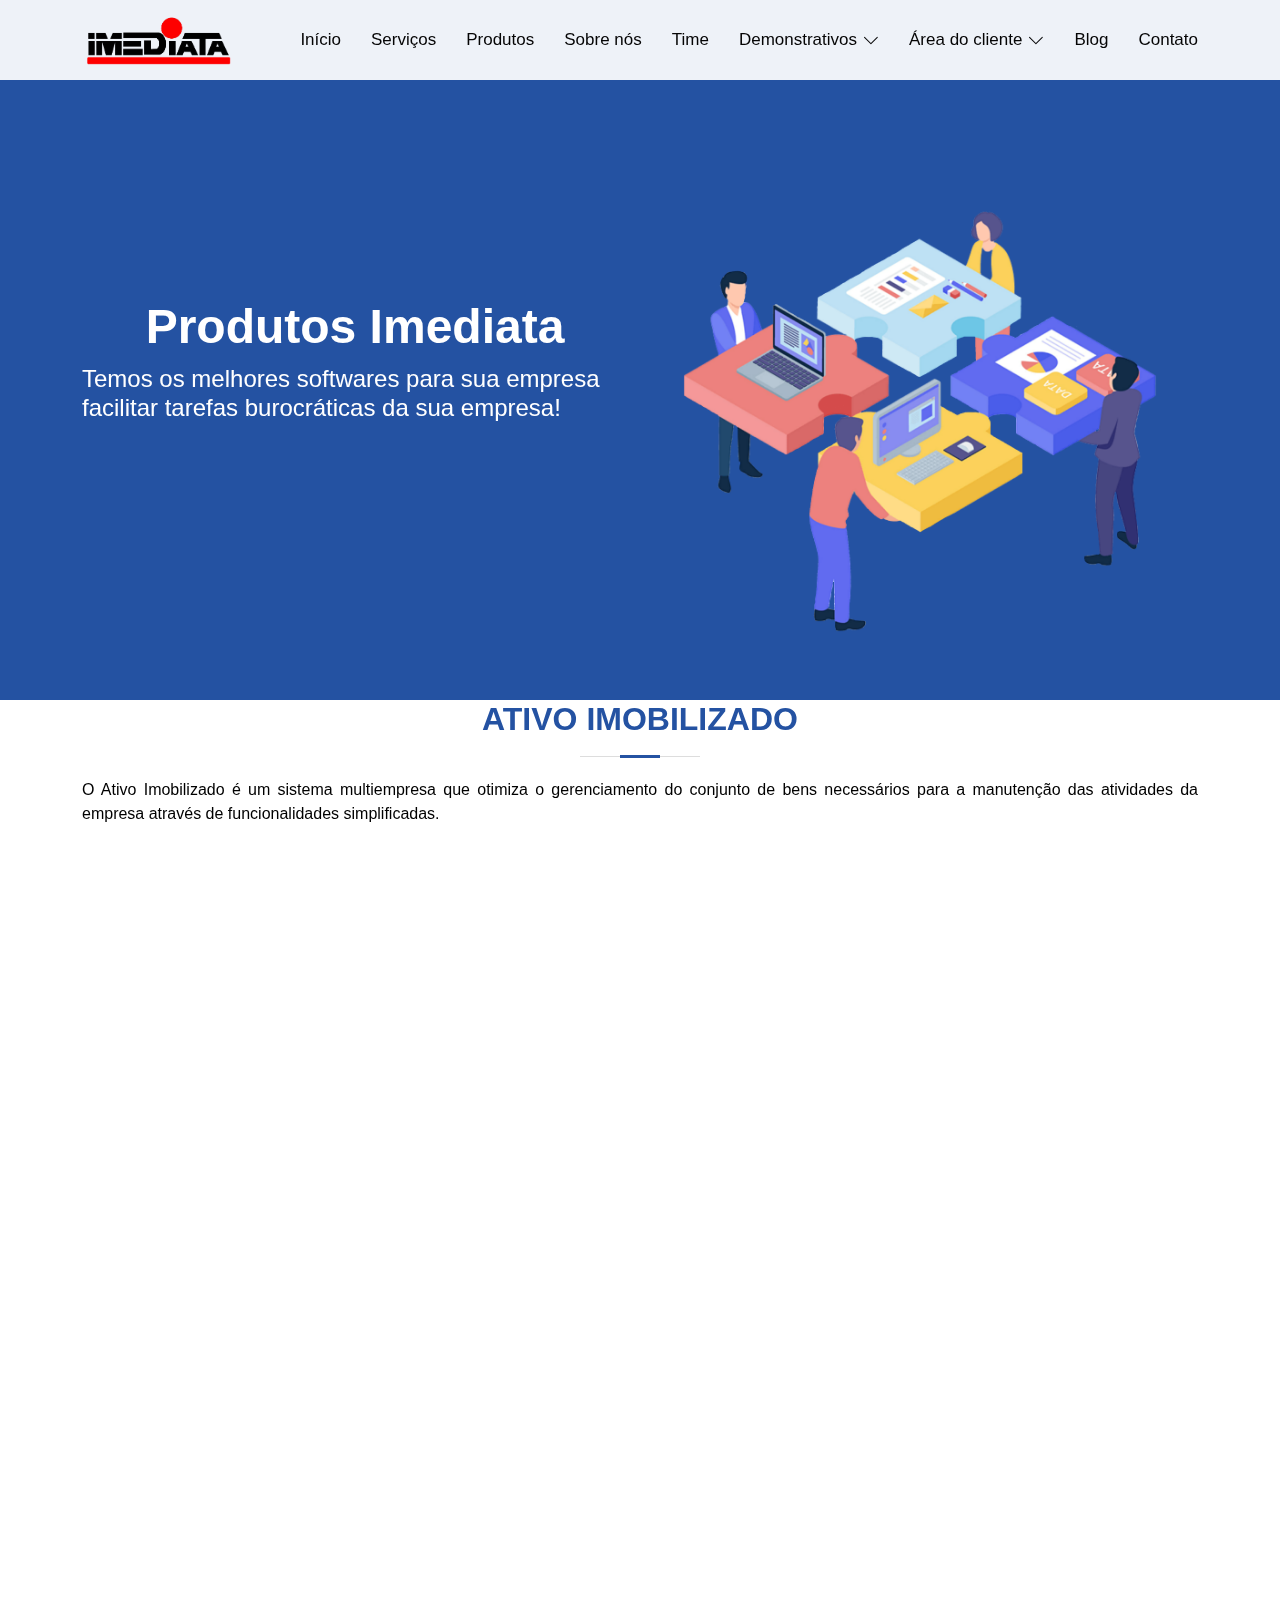
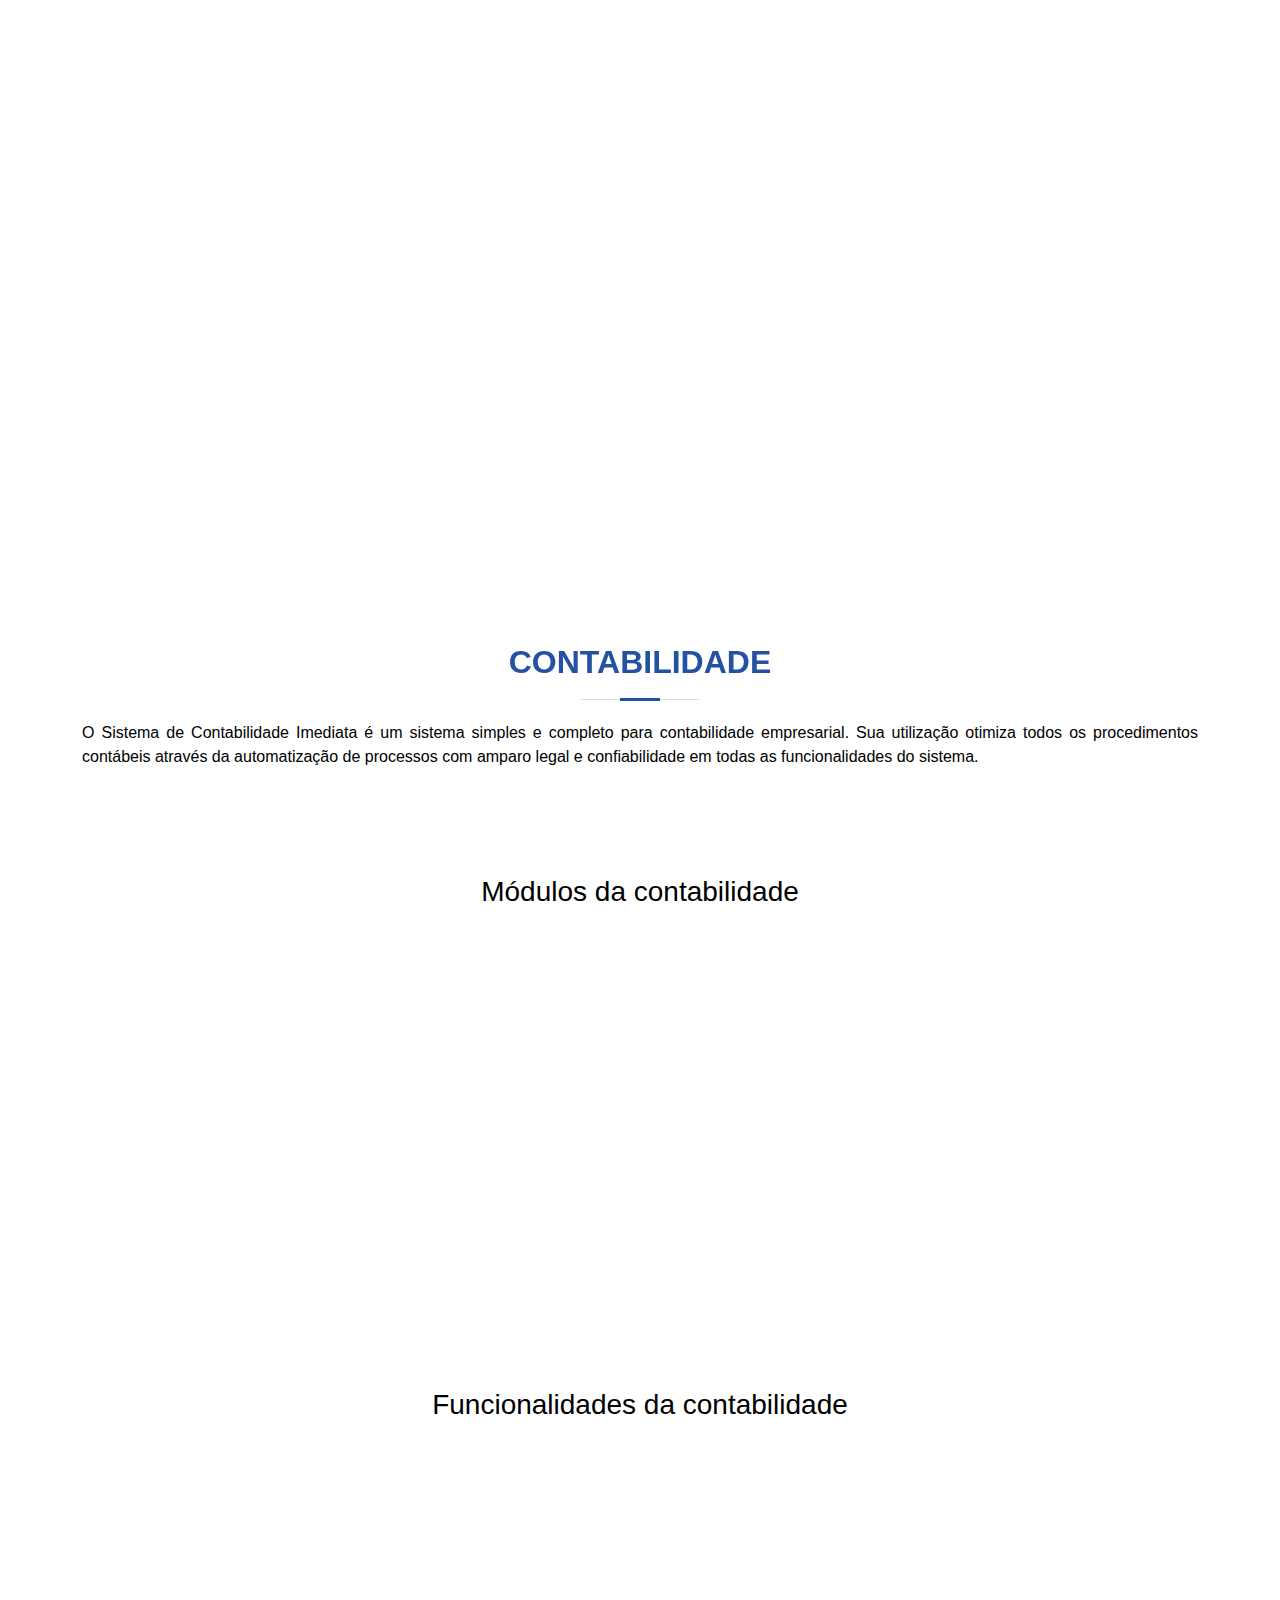
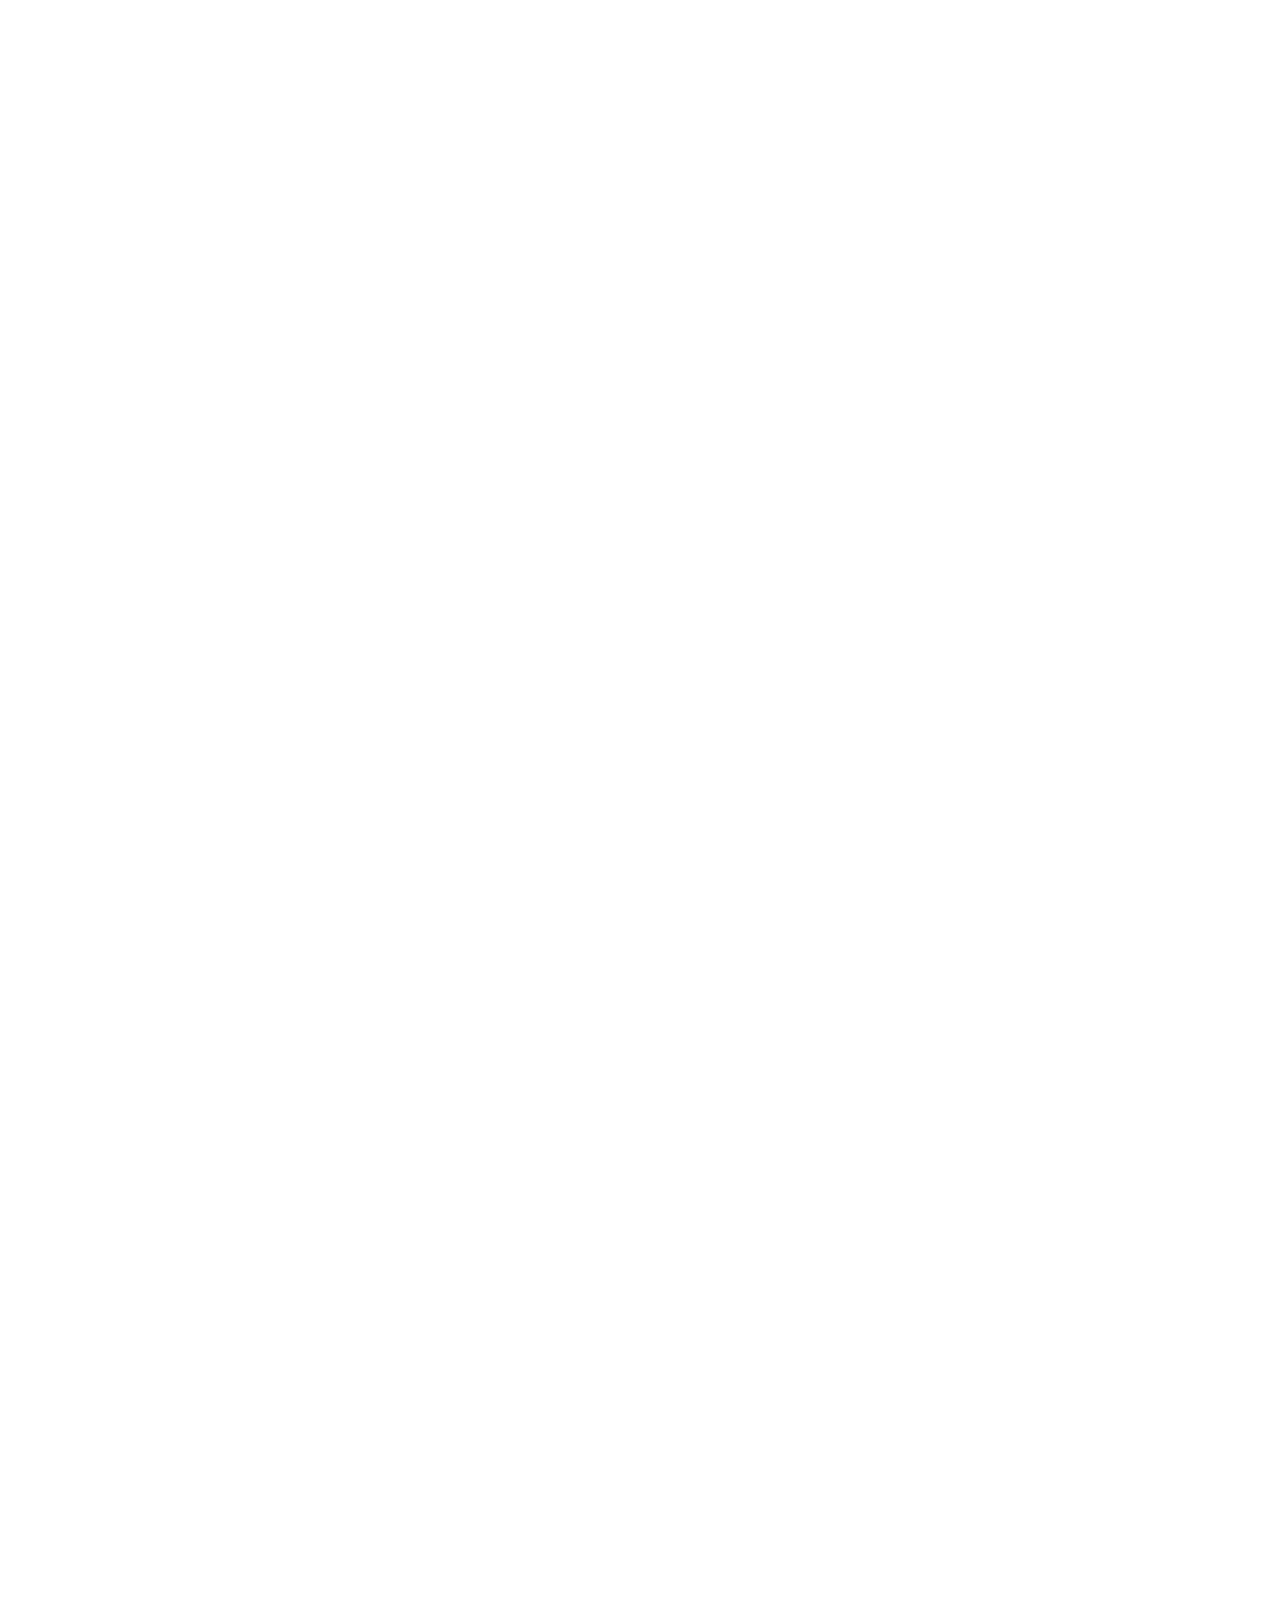
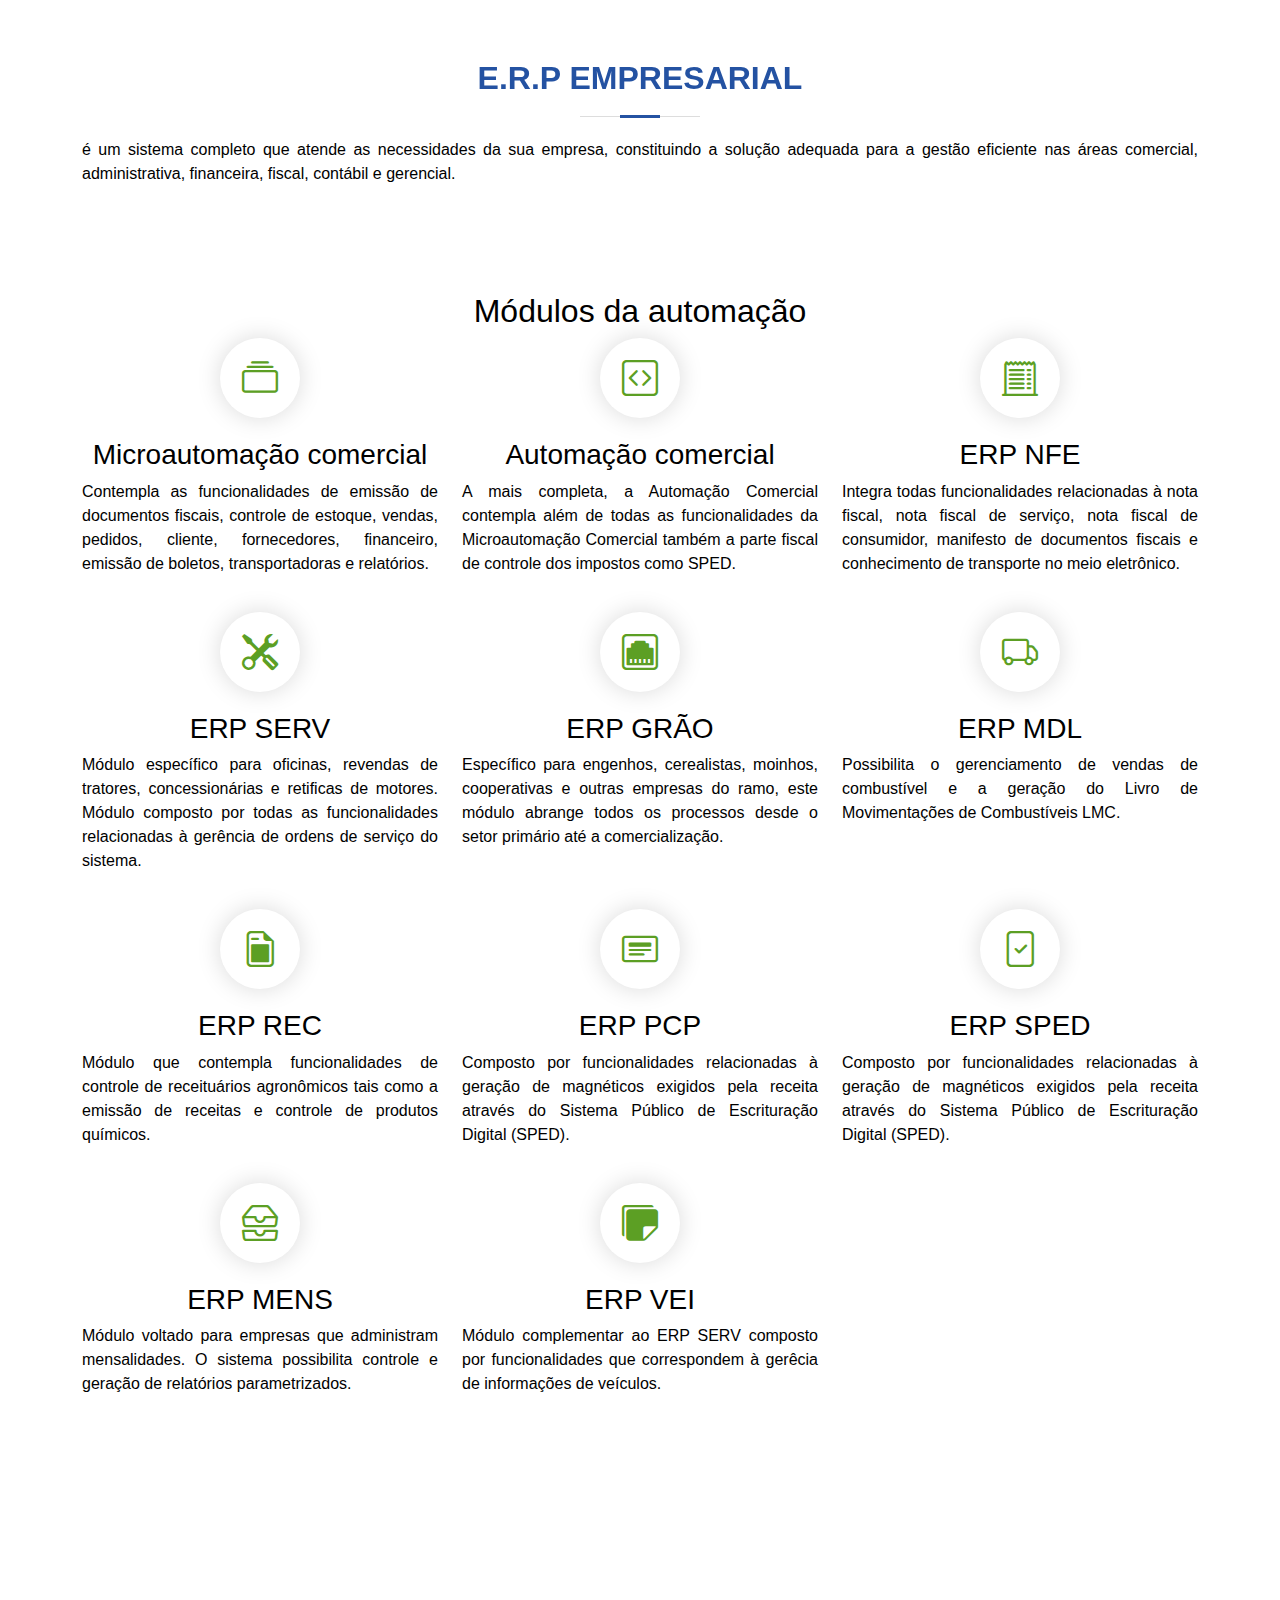
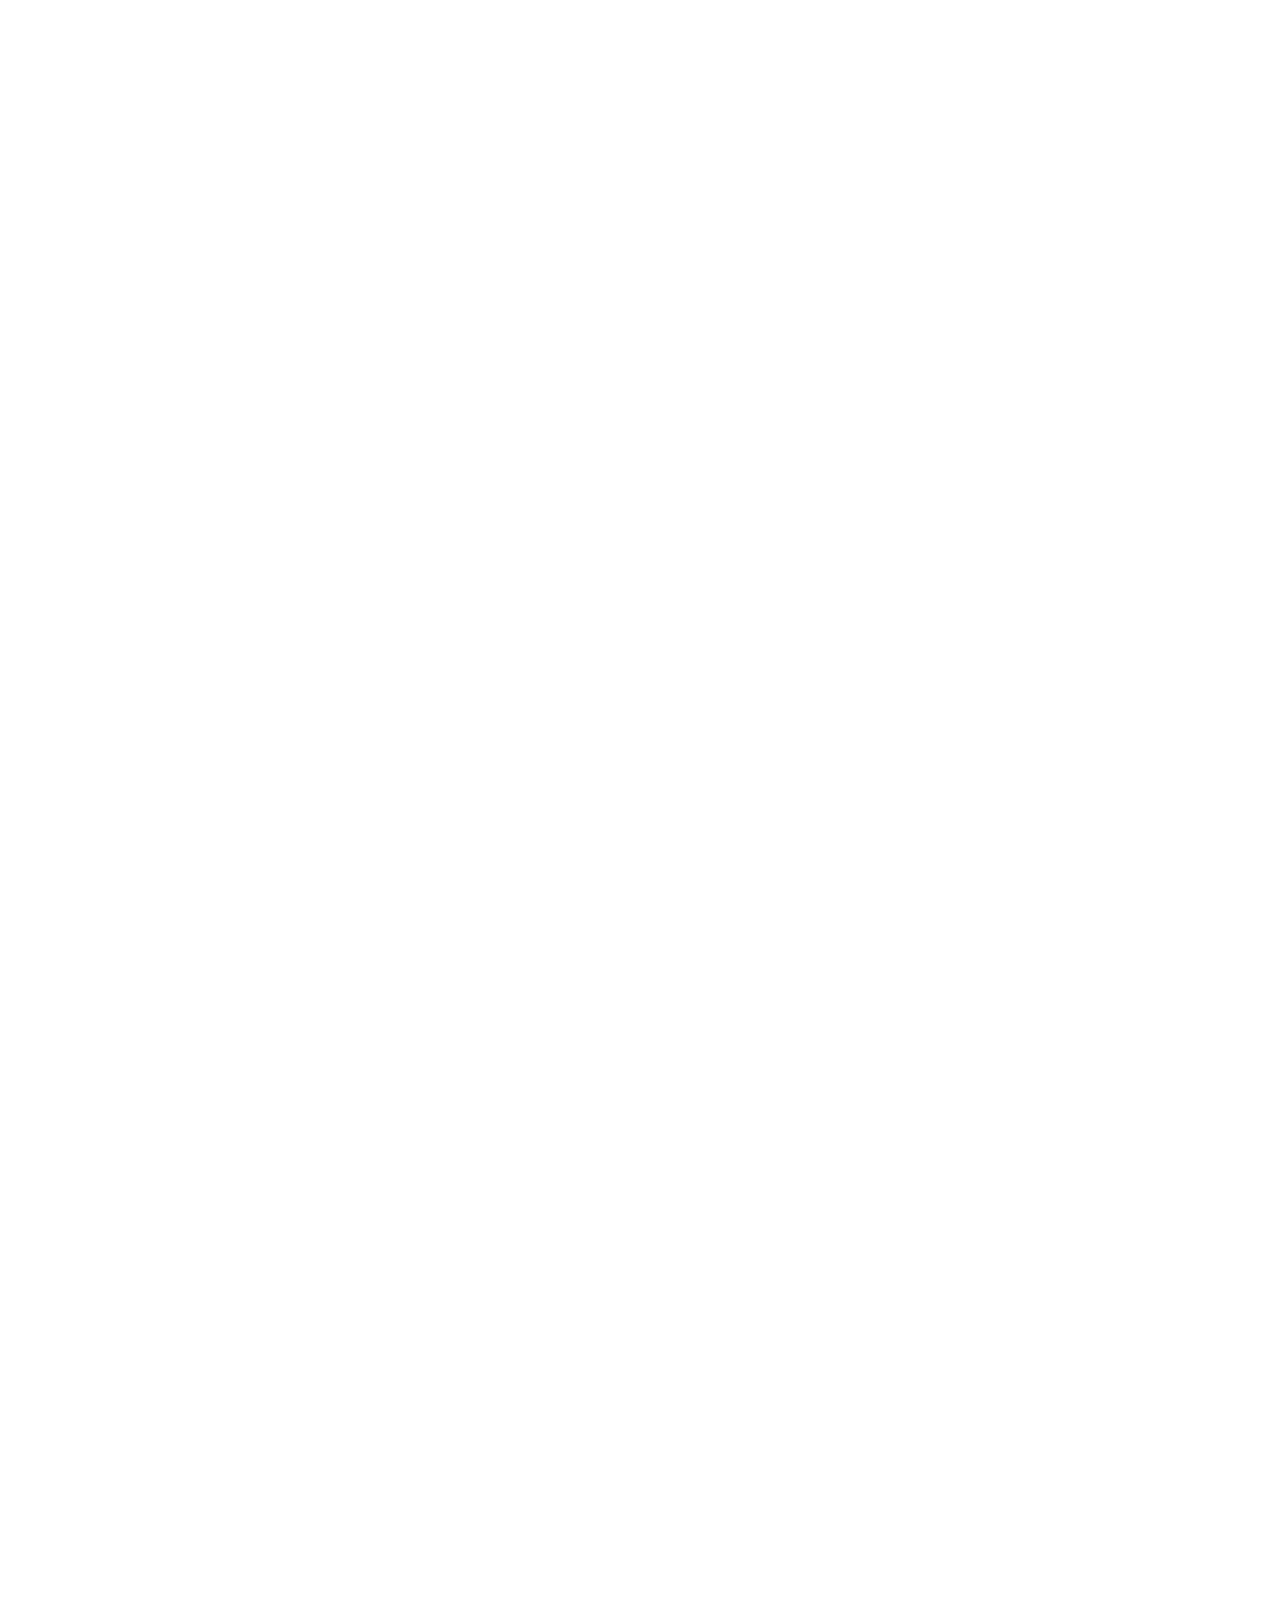
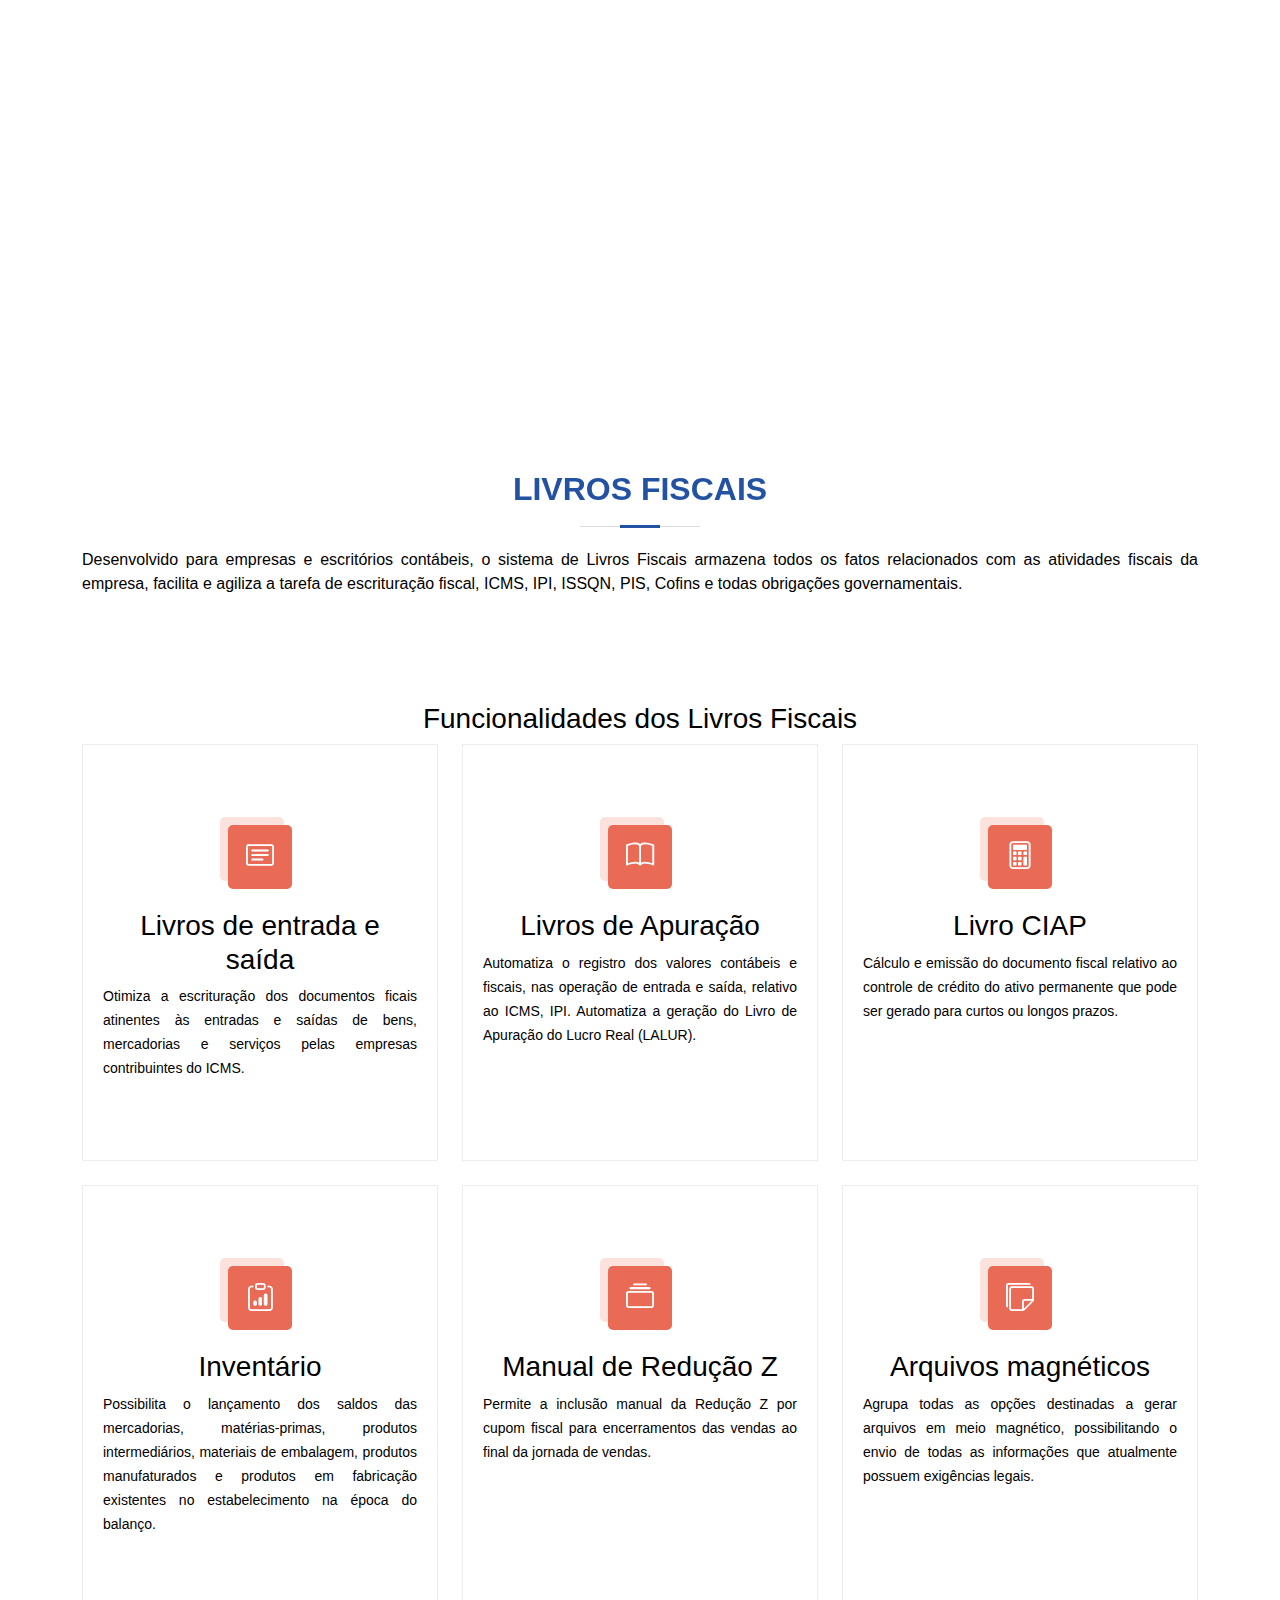
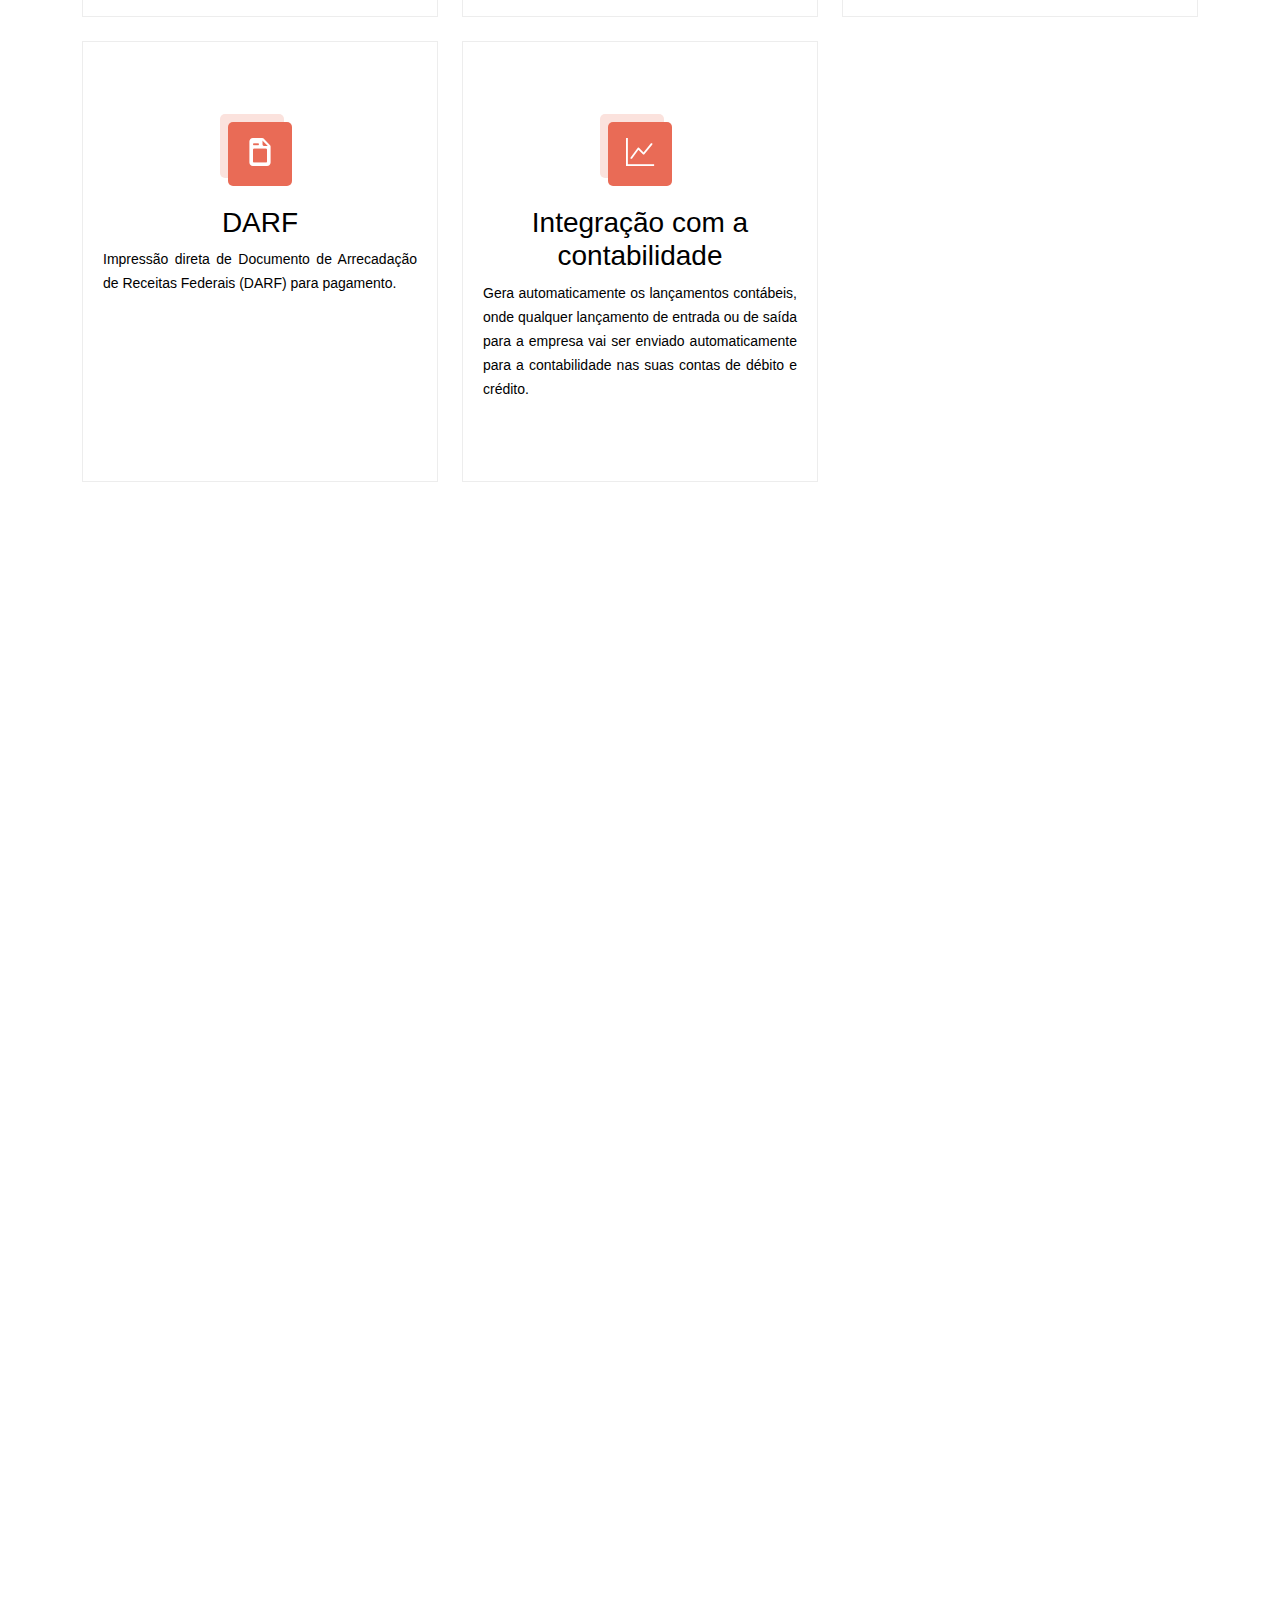
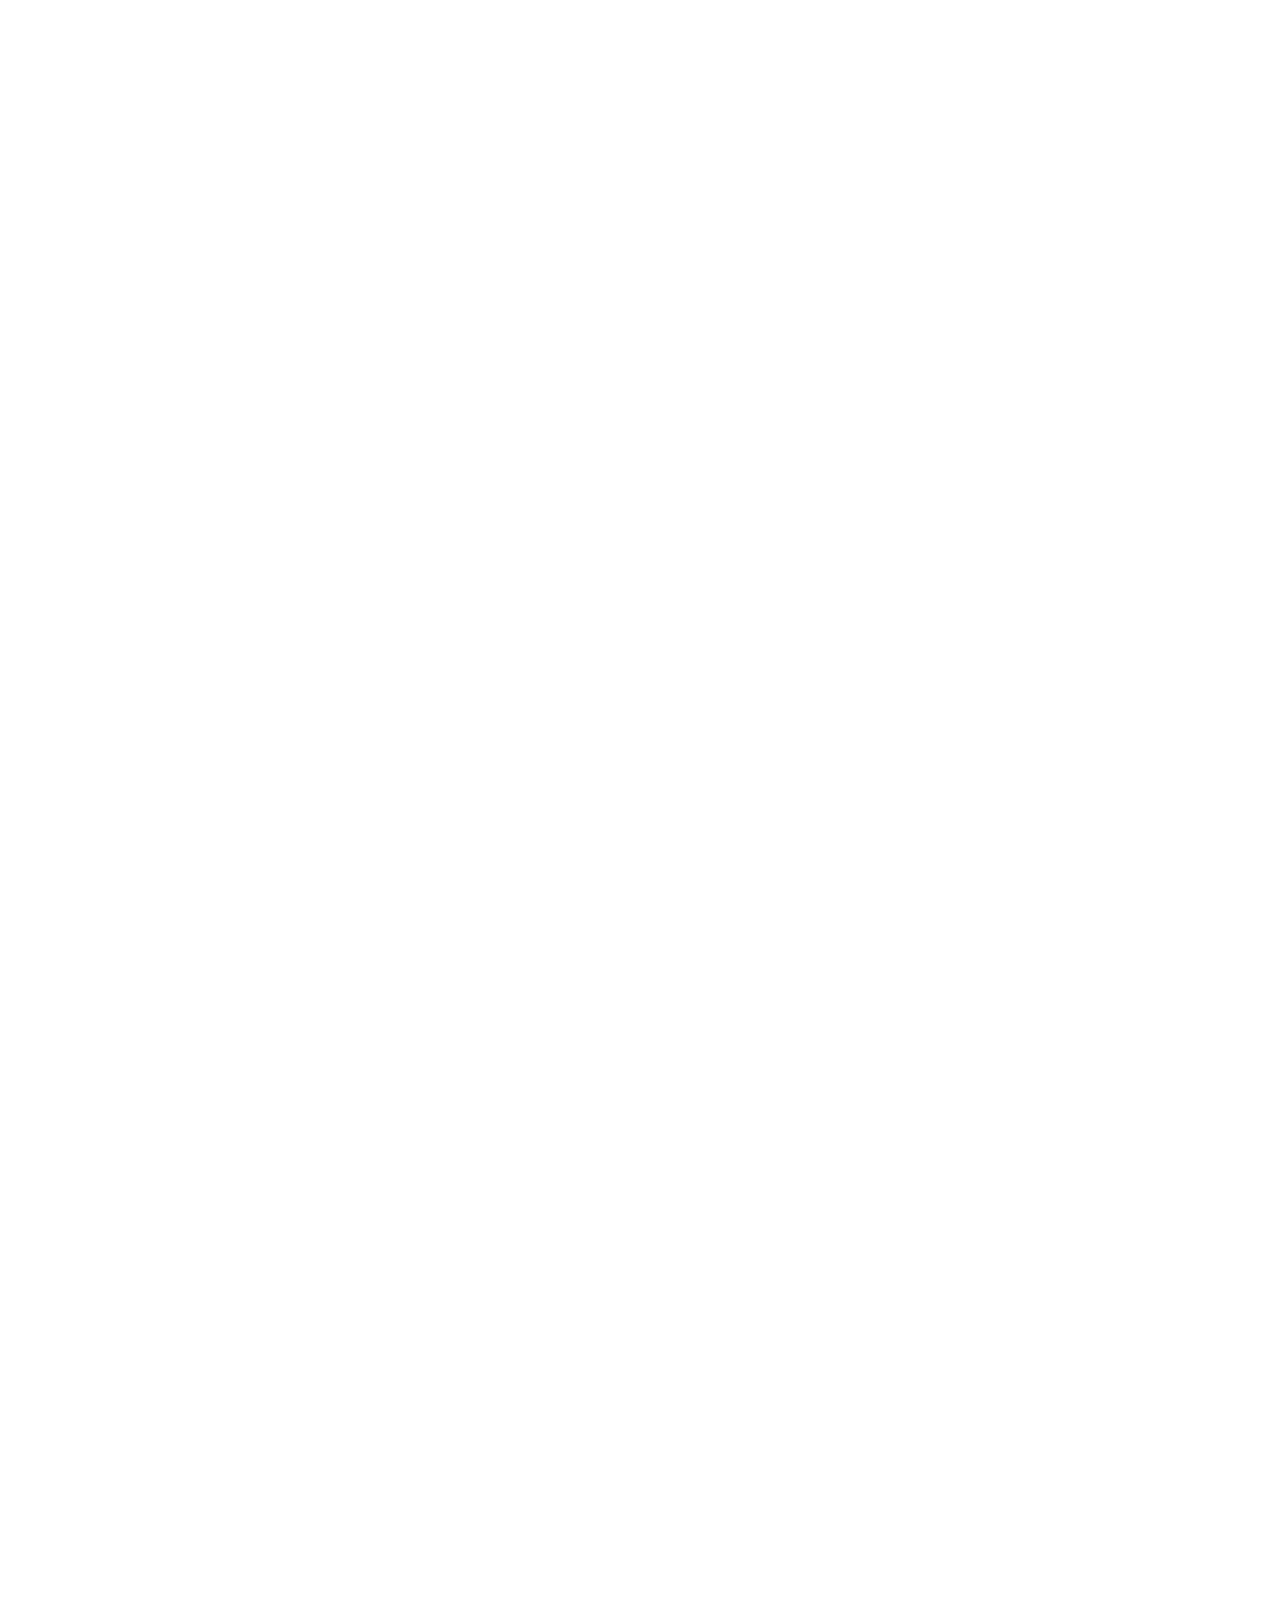
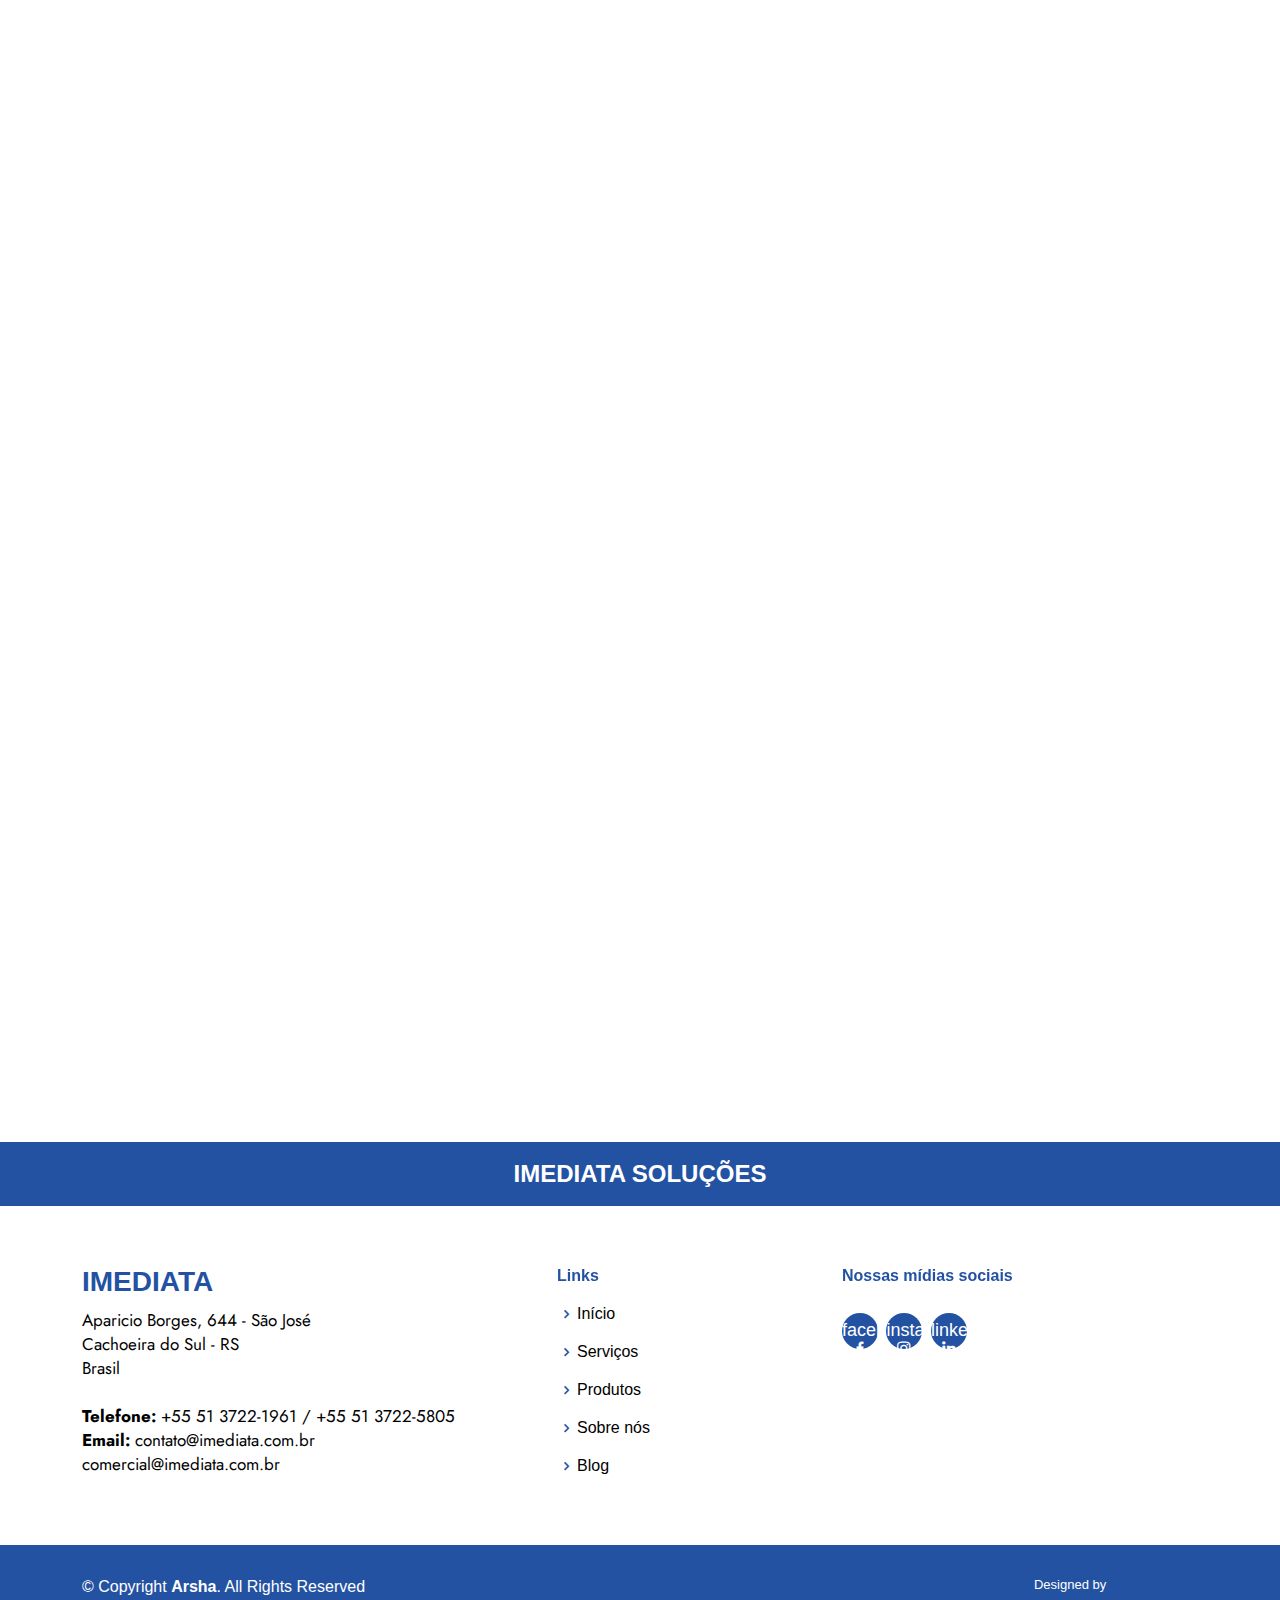
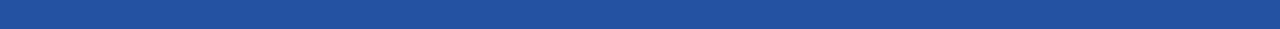
<file: produtos.html>
<!DOCTYPE html>
<html lang=pt-BR>
<head>
<meta charset=utf-8>
<meta content="width=device-width, initial-scale=1.0" name=viewport>
<title>Sistemas Imediata</title>
<meta content="O site IMEDIATA foi criado para que os nossos cliente novos e fixos possam
sempre ver nossos produtos, formas de entrar em contanto conosco, além de muito mais. Aqui você 
encontra tudo para sua empresa" name=description>
<meta content name=keywords>
<meta name=KeyWords content="ordens em curso,
                   NF3e,
                   georreferenciamento,
                   cooperativas de distribuição de energia,
                   resolução,
                   normativa nº815,
                   distribuição,
                   cooperativa,
                   aneel,
                   automação comercial,
                   desenvolvimento de sistemas,
                   otimização de processos,
                   suporte técnico,
                   contabilidade,
                   contabilidade comercial,
                   folha de pagamento,
                   livros fiscais,
                   sistemas de pedidos,
                   ativo imobilizado,
                   faturamento,
                   energia,
                   nota fiscal de energia elétrica eletrônica,
                   softwarehouse gaúcha,
                   imediata,
                   softwares,
                   desenvolvimento de software,
                   desenvolvimento,
                   dispositivos móveis,
                   mobile,
                   energia,
                   mdf-e,
                   xml,
                   caixa,
                   esocial,
                   esocial s-1.0,
                   nfe,
                   nfe homologada,
                   ecd,
                   ecf">
<link href=assets/img/favicon.png rel=icon>
<link href=assets/img/apple-touch-icon.png rel=apple-touch-icon>
<link href="https://fonts.googleapis.com/css?family=Open+Sans:300,300i,400,400i,600,600i,700,700i|Jost:300,300i,400,400i,500,500i,600,600i,700,700i|Poppins:300,300i,400,400i,500,500i,600,600i,700,700i" rel=stylesheet>
<link href=assets/vendor/aos/aos.css rel=stylesheet>
<link href=assets/vendor/bootstrap/css/bootstrap.min.css rel=stylesheet>
<link href=assets/vendor/bootstrap-icons/bootstrap-icons.css rel=stylesheet>
<link href=assets/vendor/boxicons/css/boxicons.min.css rel=stylesheet>
<link href=assets/vendor/glightbox/css/glightbox.min.css rel=stylesheet>
<link href=assets/vendor/remixicon/remixicon.css rel=stylesheet>
<link href=assets/vendor/swiper/swiper-bundle.min.css rel=stylesheet>
<link href=assets/css/stylemin.css rel=stylesheet>
<link href=assets/css/stylemin.css rel=stylesheet>
</head>
<body>
<header id=header class=fixed-top>
<div class="container d-flex align-items-center">
<h1 class="logo me-auto"><a href=index.html><img src=assets/img/logobranco.webp alt="logo da empresa"></a></h1>
<nav id=navbar class=navbar>
<ul>
<li><a class href=index.html>Início</a></li>
<li><a class href=index.html>Serviços</a></li>
<li><a class href=produtos.html>Produtos</a></li>
<li><a class href=institucional.html>Sobre nós</a></li>
<li><a class href=index.html>Time</a></li>
<li class=dropdown><a href=#><span>Demonstrativos</span> <i class="bi bi-chevron-down"></i></a>
<ul>
<li><a href=demonstrativo.html>Serviços</a></li>
</ul>
</li>
<li class=dropdown><a href=#><span>Área do cliente</span> <i class="bi bi-chevron-down"></i></a>
<ul>
<li><a href=areacliente.html>Downloads</a></li>
<li><a href=areacliente.html>Atualizadores</a></li>
<li><a href=https://imediata.movidesk.com/Account/Login>Ticket</a></li>
</ul>
</li>
<li><a href=blog.html>Blog</a></li>
<li><a href=#contact>Contato</a></li>
</ul>
<i class="bi bi-list mobile-nav-toggle"></i>
</nav>
</div>
</header>
<section id=hero class="d-flex align-items-center">
<div class=container>
<div class=row>
<div class="col-lg-6 d-flex flex-column justify-content-center pt-4 pt-lg-0 order-2 order-lg-1" data-aos=fade-up data-aos-delay=200>
<h1 align=center>Produtos Imediata</h1>
<h2>Temos os melhores softwares para sua empresa facilitar tarefas burocráticas da sua empresa!</h2>
<div class="d-flex justify-content-center justify-content-lg-start">
</div>
</div>
<div class="col-lg-6 order-1 order-lg-2 hero-img" data-aos=zoom-in data-aos-delay=200>
<img src=assets/img/produtos.webp class="img-fluid animated" alt>
</div>
</div>
</div>
</section>
<main id=main>
<section id=ativos class=ativos>
<div class=container data-aos=fade-up>
<div class=section-title>
<h2 align=center>Ativo Imobilizado </h2>
<p align=justify>O Ativo Imobilizado é um sistema multiempresa que otimiza o gerenciamento do conjunto de
bens necessários para a manutenção das atividades da empresa através de funcionalidades simplificadas.</p>
</div>
<div class="row gy-4">
<div class="col-lg-4 col-md-6" data-aos=fade-up data-aos-delay=200>
<div class="produto-box blue">
<i class="bi bi-filter-square icon"></i>
<h3 alinght=center>Gerenciamento de ativos</h3>
<p align=justify>Cadastramento dos bens com codificação, baixa dos bens por valor informado ou
quantidade, baixa por bens mais antigos (primeiro que entra, primeiro que sai), baixa parcial,
baixa total, e muitas outras.</p>
</div>
</div>
<div class="col-lg-4 col-md-6" data-aos=fade-up data-aos-delay=200>
<div class="produto-box cinza">
<i class="bi bi-cash-coin icon"></i>
<h3 alinght=center>Depreciação de ativos</h3>
<p align=justify>Funcionalidade para cálculo e correção dos valores dos bens no ativo, bem como o
controle da depreciação fiscal de cada ativo com taxa de depreciação definida e outras depreciações parametrizadas.</p>
</div>
</div>
<div class="col-lg-4 col-md-6" data-aos=fade-up data-aos-delay=200>
<div class="produto-box bordo">
<i class="bi bi-bar-chart icon"></i>
<h3 alinght=center>Operações</h3>
<p align=justify>Possui cadastro de operações contábeis totalmente parametrizável conforme os requisitos
da empresa, possibilitando qualquer tipo de movimentação nos bens do ativo.</p>
</div>
</div>
<div class="col-lg-4 col-md-6" data-aos=fade-up data-aos-delay=200>
<div class="produto-box amarelo">
<i class="bi bi-aspect-ratio icon"></i>
<h3 alinght=center>Rateio de ativos</h3>
<p align=justify>Possibilita movimentação de ativos por rateio, onde é informado um valor a ser
movimentado no grupo e a partir daí o sistema rateia este valor de acordo com o valor atualizado
de cada bem neste grupo.</p>
</div>
</div>
<div class="col-lg-4 col-md-6" data-aos=fade-up data-aos-delay=300>
<div class="produto-box orange">
<i class="bi bi-book-half icon"></i>
<h3>Relatórios</h3>
<p align=justify>A geração de relatórios a qualquer momento possibilita apurar a relação de bens
cadastrados, com seus respectivos valores de aquisição, valor atualizado,
valor já depreciado e saldo a depreciar.</p>
</div>
</div>
<div class="col-lg-4 col-md-6" data-aos=fade-up data-aos-delay=400>
<div class="produto-box green">
<i class="bi bi-hand-thumbs-up icon"></i>
<h3>Facilidade</h3>
<p align=justify>Possui funcionalidades desenvolvidas especialmente para usuários com pouca experiência,
sendo possível a execução de qualquer tarefa sem dificuldades. Exige
conhecimentos na atividade de correção do ativo.</p>
</div>
</div>
<div class="col-lg-4 col-md-6" data-aos=fade-up data-aos-delay=500>
<div class="produto-box red">
<i class="bi bi-building icon"></i>
<h3>Multiempresa</h3>
<p align=justify>Possibilita o gerenciamento de ativos de múltiplas empresas, bem como a manutenção de
exercícios anteriores em aberto para consultas.</p>
</div>
</div>
<div class="col-lg-4 col-md-6" data-aos=fade-up data-aos-delay=600>
<div class="produto-box purple">
<i class="bi bi-fingerprint icon"></i>
<h3>Segurança</h3>
<p align=justify>Possui rotinas de recuperação de arquivos, possibilitando a recuperação de dados em
casos de falha de equipamento e quedas de luz.</p>
</div>
</div>
<div class="col-lg-4 col-md-6" data-aos=fade-up data-aos-delay=700>
<div class="produto-box pink">
<i class="bi bi-telephone-inbound icon"></i>
<h3>Muito Mais</h3>
<p align=justify>Entre em contato conosco e conheça outras funcionalidades do Ativo Imobilizado Imediata
que irão facilitar o seu cotidiano empresarial!</p>
</div>
</div>
</div>
</div>
</section>
<section id=contabilidade class=contabilidade>
<div class=container>
<div class=section-title>
<h2 align=center>Contabilidade</h2>
<p align=justify>O Sistema de Contabilidade Imediata é um sistema simples e completo para contabilidade
empresarial. Sua utilização otimiza todos os procedimentos contábeis através
da automatização de processos com amparo legal e confiabilidade em todas as funcionalidades do sistema.</p>
</div>
<div class=section-title>
<h3 align=center>Módulos da contabilidade</h3>
</div>
<div class=row>
<div class="col-lg-4 col-md-6 align-items-center mt-4 mt-md-0" data-aos=zoom-in data-aos-delay=100>
<div class="icon-box iconbox-blue">
<div class=icon>
<i class="bi bi-card-list"></i>
</div>
<h4>SPED Digital</h4>
<p align=justify>Atende às obrigatoriedades instituídas pelo Sistema Público de Escrituração Digital e
garante a confiabilidade e segurança na transmissão
de informações às administrações tributárias e aos órgãos fiscalizadores.</p>
</div>
</div>
<div class="col-lg-4 col-md-6 d-flex align-items-stretch mt-4 mt-md-0" data-aos=zoom-in data-aos-delay=200>
<div class="icon-box iconbox-orange">
<div class=icon>
<i class="bx bx-file"></i>
</div>
<h4>Escrituração Fiscal</h4>
<p align=justify>Contempla as funcionalidades vinculadas à Escrituração Contábil Fiscal. Obrigatória à
todas as pessoas jurídicas, a ECF, que
substitui a declaração de informações econômico-fiscais da pessoa jurídica.</p>
</div>
</div>
<div class="col-lg-4 col-md-6 d-flex align-items-stretch mt-4 mt-lg-0" data-aos=zoom-in data-aos-delay=300>
<div class="icon-box iconbox-pink">
<div class=icon>
<i class="bi bi-file-earmark-post-fill"></i>
</div>
<h4>EFD</h4>
<p align=justify>Permite a geração do arquivo digital EFD, contemplando todas escrituraçõesde
contribuição. Caracteriza-se como um módulo completo que
transmite informações fiéis e seguras aos servidores governamentais.</p>
</div>
</div>
<div class=section-title>
<h3 align=center>Funcionalidades da contabilidade</h3>
</div>
<div class="col-lg-4 col-md-6 d-flex align-items-stretch mt-4" data-aos=zoom-in data-aos-delay=100>
<div class="icon-box iconbox-yellow">
<div class=icon>
<i class="bi bi-graph-up-arrow"></i>
</div>
<h4>Demonstrativo de resultado</h4>
<p align=justify>Demonstração do resumo financeiro dos resultados operacionais e não operacionais.
Apresenta o resultado líquido de um exercício pela
confrontação das receitas, custos e despesas apuradas no regime de competência.</p>
</div>
</div>
<div class="col-lg-4 col-md-6 d-flex align-items-stretch mt-4" data-aos=zoom-in data-aos-delay=100>
<div class="icon-box iconbox-yellow">
<div class=icon>
<i class="bx bx-layer"></i>
</div>
<h4>Provisão orçamentária</h4>
<p align=justify>Contabiliza variações patrimoniais a partir de lançamentos programados, otimizando a
gestão contábil da empresa visto que deixa sua empresa
preparada para acontecimentos que tem-se a certeza que ocorrerão.</p>
</div>
</div>
<div class="col-lg-4 col-md-6 d-flex align-items-stretch mt-4" data-aos=zoom-in data-aos-delay=100>
<div class="icon-box iconbox-yellow">
<div class=icon>
<i class="bi bi-clipboard-data"></i>
</div>
<h4>Relatórios gerenciais</h4>
<p align=justify>Emissão de relatórios gerenciais completos conforme paramentrização do usuário para
apoio na tomada de decisões com informações confiáveis,
atualizadas e relevantes.</p>
</div>
</div>
<div class="col-lg-4 col-md-6 d-flex align-items-stretch mt-4" data-aos=zoom-in data-aos-delay=100>
<div class="icon-box iconbox-yellow">
<div class=icon>
<i class="bi bi-card-text"></i>
</div>
<h4>Plano de contas</h4>
<p align=justify>Geração de plano de contas contábil, gerencial ou por categorias das conta com
agrupamento ordenado de todas as contas que são utilizadas pela contabilidade
dentro de determinada entidade.</p>
</div>
</div>
<div class="col-lg-4 col-md-6 d-flex align-items-stretch mt-4" data-aos=zoom-in data-aos-delay=200>
<div class="icon-box iconbox-red">
<div class=icon>
<i class="bi bi-book"></i>
</div>
<h4>Livros diário e razão</h4>
<p align=justify>Gera de forma automatizada todas as movimentações de valor de uma empresa para o Livro
Diário e controla saldos de todas contas registradas no Livro Diário
de forma individualizada para o Livro Razão.</p>
</div>
</div>
<div class="col-lg-4 col-md-6 d-flex align-items-stretch mt-4" data-aos=zoom-in data-aos-delay=300>
<div class="icon-box iconbox-teal">
<div class=icon>
<i class="bx bx-arch"></i>
</div>
<h4>Balancete</h4>
<p align=justify>O Balancete de Verificação apresenta um demonstrativo contábil que reúne todas as
contas em movimento na empresa e seus respectivos saldos (saldos de débito,
saldo devedores, saldos de crédito e saldos credores).</p>
</div>
</div>
</div>
</div>
</section>
<section id=energia class="energia section-bg">
<div class=container data-aos=fade-up>
<div class=section-title>
<h2 align=center>Distribuição de energia</h2>
<h3 align=center>Funcionalidades do faturamento de energia</h3>
</div>
<div class=row>
<div class="col-xl-4 col-md-6 d-flex align-items-stretch" data-aos=zoom-in data-aos-delay=100>
<div class=icon-box>
<div class=icon><i class="bi bi-receipt-cutoff"></i></div>
<h4>Gerenciamento de contas</h4>
<p align=justify>Calcula e emite contas de luz possibilitando seu gerenciamento através de código de
barra. Integrado ao sistema de contas
a receber e sistemas bancários otimizando lançamentos.</p>
</div>
</div>
<div class="col-xl-4 col-md-6 d-flex align-items-stretch mt-4 mt-md-0" data-aos=zoom-in data-aos-delay=200>
<div class=icon-box>
<div class=icon><i class="bi bi-card-heading"></i></div>
<h4>Gerenciamento de medidores</h4>
<p align=justify>Possibilita a leitura de medidores com até duas leituras dentro do mesmo mês para o
mesmo associado. Possui recurso para troca de medidores, rotina de cálculo de
contas dinâmicas possibilitando desfazer o cálculo caso haja alguma incoerência.</p>
</div>
</div>
<div class="col-xl-4 col-md-6 d-flex align-items-stretch mt-4 mt-xl-0" data-aos=zoom-in data-aos-delay=300>
<div class=icon-box>
<div class=icon><i class="bi bi-file-code"></i></div>
<h4>Gerenciamento de ordens de serviço</h4>
<p align=justify>Gerência todas as ordens de serviço, desde a emissão da ordem de serviço de corte,
aviso de corte, ordem de religação até a
troca de medidores. Possui integração com o sistema Ordens em Curso .</p>
</div>
</div>
</div>
<div class=row>
<div class="col-xl-4 col-md-6 d-flex align-items-stretch" data-aos=zoom-in data-aos-delay=100>
<div class=icon-box>
<div class=icon><i class="bi bi-upc-scan"></i></div>
<h4>Geração de contas mobile</h4>
<p align=justify>Esta funcionalidade permite que seja realizada a leitura do medidor e impressão da
conta via mobile.</p>
</div>
</div>
<div class="col-xl-4 col-md-6 d-flex align-items-stretch mt-4 mt-md-0" data-aos=zoom-in data-aos-delay=200>
<div class=icon-box>
<div class=icon><i class="bx bx-file"></i></div>
<h4>CIP</h4>
<p align=justify>Permite o gerenciamento da cobrança da contribuição de iluminação pública com tabelas
diferenciadas por município.</p>
</div>
</div>
<div class="col-xl-4 col-md-6 d-flex align-items-stretch mt-4 mt-xl-0" data-aos=zoom-in data-aos-delay=300>
<div class=icon-box>
<div class=icon><i class="bi bi-emoji-wink"></i></div>
<h4>Muito mais!</h4>
<p align=justify>O sistema possui integração com ordens em curso e com o sistema fiscal, gerando
sintegra em meio magnético, registros de entrada e
saída com respectivas apurações.
Confira muitas outras funcionalidades entrando em contato conosco.</p>
</div>
</div>
</div>
</div>
</section>
<section id=erp class=erp>
<div class=container>
<div class=section-title>
<h2 align=center>E.R.P empresarial</h2>
<p align=justify>é um sistema completo que atende as necessidades da sua empresa, constituindo a solução
adequada para a gestão eficiente nas áreas comercial,
administrativa, financeira, fiscal, contábil e gerencial.</p>
</div>
<h2 align=center>Módulos da automação</h2>
<div class=row>
<div class="col-lg-4 col-md-6 icon-box">
<div class=icon><i class="bi bi-collection"></i></div>
<h3>Microautomação comercial</h3>
<p align=justify>Contempla as funcionalidades de emissão de documentos fiscais, controle de estoque,
vendas, pedidos, cliente, fornecedores,
financeiro, emissão de boletos, transportadoras e relatórios.</p>
</div>
<div class="col-lg-4 col-md-6 icon-box">
<div class=icon><i class="bi bi-code-square"></i></div>
<h3>Automação comercial</h3>
<p align=justify>A mais completa, a Automação Comercial contempla além de todas as funcionalidades da
Microautomação Comercial também
a parte fiscal de controle dos impostos como SPED.</p>
</div>
<div class="col-lg-4 col-md-6 icon-box">
<div class=icon><i class="bi bi-receipt-cutoff"></i></div>
<h3>ERP NFE</h3>
<p align=justify>Integra todas funcionalidades relacionadas à nota fiscal, nota fiscal de serviço, nota
fiscal de consumidor, manifesto
de documentos fiscais e conhecimento de transporte no meio eletrônico.</p>
</div>
<div class="col-lg-4 col-md-6 icon-box">
<div class=icon><i class="bi bi-tools"></i></div>
<h3>ERP SERV</h3>
<p align=justify>Módulo específico para oficinas, revendas de tratores, concessionárias e retificas de
motores. Módulo composto por todas as
funcionalidades relacionadas à gerência de ordens de serviço do sistema.</p>
</div>
<div class="col-lg-4 col-md-6 icon-box">
<div class=icon><i class="bi bi-ethernet"></i></div>
<h3>ERP GRÃO</h3>
<p align=justify>Específico para engenhos, cerealistas, moinhos, cooperativas e outras empresas do ramo,
este módulo abrange todos os
processos desde o setor primário até a comercialização.</p>
</div>
<div class="col-lg-4 col-md-6 icon-box">
<div class=icon><i class="bi bi-truck"></i></div>
<h3>ERP MDL</h3>
<p align=justify>Possibilita o gerenciamento de vendas de combustível e a geração do Livro de
Movimentações de Combustíveis LMC.</p>
</div>
<div class="col-lg-4 col-md-6 icon-box">
<div class=icon><i class="bi bi-file-earmark-post"></i></div>
<h3>ERP REC</h3>
<p align=justify>Módulo que contempla funcionalidades de controle de receituários agronômicos tais como a
emissão de receitas e controle de produtos químicos.</p>
</div>
<div class="col-lg-4 col-md-6 icon-box">
<div class=icon><i class="bi bi-card-heading"></i></div>
<h3>ERP PCP</h3>
<p align=justify>Composto por funcionalidades relacionadas à geração de magnéticos exigidos pela receita
através do Sistema Público de Escrituração Digital (SPED).</p>
</div>
<div class="col-lg-4 col-md-6 icon-box">
<div class=icon><i class="bi bi-file-check"></i></div>
<h3>ERP SPED</h3>
<p align=justify>Composto por funcionalidades relacionadas à geração de magnéticos exigidos pela receita
através do Sistema Público de Escrituração Digital (SPED).</p>
</div>
<div class="col-lg-4 col-md-6 icon-box">
<div class=icon><i class="bi bi-inboxes"></i></div>
<h3>ERP MENS</h3>
<p align=justify>Módulo voltado para empresas que administram mensalidades. O sistema possibilita controle
e geração de relatórios parametrizados.</p>
</div>
<div class="col-lg-4 col-md-6 icon-box">
<div class=icon><i class="bi bi-stickies-fill"></i></div>
<h3>ERP VEI</h3>
<p align=justify>Módulo complementar ao ERP SERV composto por funcionalidades que correspondem à gerêcia
de informações de veículos.</p>
</div>
</div>
</div>
</section>
<section id=folha class="folha section-bg">
<div class=container data-aos=fade-up>
<div class=section-title>
<h2 align=center>Folha de pagamento</h2>
<p align=justify>Um sistema amigável projetado para profissionais dos recursos humanos que visa otimizar
todos os processos envolvidos
na prestação de contas ao fisco, envolvendo empregadores, empregados, sindicatos e o governo.</p>
</div>
<div class=row data-aos=fade-up data-aos-delay=200>
<div class=col-md-6>
<div class=icon-box>
<i class="bi bi-card-heading"></i>
<h3 align=center>Magnéticos</h3>
<p align=justify>Agrupa as opções destinadas a gerar arquivos em meio magnético, possibilitando o envio
de todas as informações que atualmente possuem exigências legais.</p>
</div>
</div>
<div class="col-md-6 mt-4 mt-md-0">
<div class=icon-box>
<i class="bi bi-book"></i>
<h3 align=center>E-Social</h3>
<p align=justify>Módulo que atende a escrituração digital das obrigações fiscais, previdenciárias e
trabalhistas (eSocial) onde é possivel de forma fácil e segura,
comunicar ao Governo as informações relativas aos trabalhadores.</p>
</div>
</div>
<div class="col-md-6 mt-4 mt-md-0">
<div class=icon-box>
<i class="bi bi-card-text"></i>
<h3 align=center>REINF</h3>
<p align=justify>Atende a escrituração fiscal digital de retenções e outras informações fiscais
EFD-Reinf que tornou-se uma obrigatoriedade para
pessoas jurídicas e físicas em complemento ao e-Social.</p>
</div>
</div>
<div class="col-md-6 mt-4 mt-md-0">
<div class=icon-box>
<i class="bi bi-receipt"></i>
<h3 align=center>Relatórios</h3>
<p align=justify>Permite a geração de relatórios impressos, em meios magnéticos ou virtuais com base em
dados cadastrados no sistema otimizando a gestão da empresa.</p>
</div>
</div>
<div class="col-md-6 mt-4 mt-md-0">
<div class=icon-box>
<i class="bi bi-card-checklist"></i>
<h3 align=center>Módulo ponto</h3>
<p align=justify>O módulo permite o registro do ponto do funcionário, bem como possibilita a importação
dos registros de ponto de outros sistemas ou de relógios.</p>
</div>
</div>
<div class="col-md-6 mt-4 mt-md-0">
<div class=icon-box>
<i class="bi bi-calculator-fill"></i>
<h3 align=center>Integração contabilidade</h3>
<p align=justify>As movimentações mensais assim como os valores a recolher referente a impostos são
enviados para o sistema de contabilidade.</p>
</div>
</div>
<div class="col-md-6 mt-4 mt-md-0">
<div class=icon-box>
<i class="bi bi-file-code-fill"></i>
<h3 align=center>PPP</h3>
<p align=justify>Este módulo PPP agrupa todas opções envolvendo os registros e exigências do perfil
profissional previdenciário (PPP).</p>
</div>
</div>
</div>
</div>
</section>
<section id=geo class=geo>
<div class=container data-aos=fade-up>
<div class=section-title>
<h2 align=center>Georreferenciamento</h2>
<p align=justify>Tem como função fundamental a representação do ativo imobilizado das distribuidoras de
energia. Através da renderização gráfica de toda
sua infraestrutura de rede em uma aplicação simples e intuitiva, o usuário tem acesso a todos os componentes
que compõem a rede elétrica.</p>
</div>
<div class=row>
<div class=col-md-6>
<div class=icon-box data-aos=fade-up data-aos-delay=100>
<i class="bi bi-file-check"></i>
<h3 align=center>Planejamento</h3>
<p align=justify>Atráves do tombamento das rede e posteriormente o lançamento no software de gestão
Emeenew Imediata, o planejamento referente a infraestrutura
se torna muito mais simples e eficaz.</p>
</div>
</div>
<div class="col-md-6 mt-4 mt-md-0">
<div class=icon-box data-aos=fade-up data-aos-delay=200>
<i class="bi bi-kanban"></i>
<h3 align=center>Gestão de manutenções</h3>
<p align=justify>Seguindo as boas práticas do planejamento de manutenções, com o uso de um software
próprio para a área de distribuição de redes a gestão de manutenções
preventivas, preditivas e corretivas se mostram muito mais efetivas.</p>
</div>
</div>
<div class="col-md-6 mt-4 mt-md-0">
<div class=icon-box data-aos=fade-up data-aos-delay=300>
<i class="bi bi-filter-square"></i>
<h3 align=center>Gestão de serviços</h3>
<p align=justify>Tendo acesso ao diagrama com toda a malha de distribuição elétrica, as ordens de
serviços que são
geradas para as equipes de campo passam a ter muito mais embasamento e acurácia.</p>
</div>
</div>
<div class="col-md-6 mt-4 mt-md-0">
<div class=icon-box data-aos=fade-up data-aos-delay=400>
<i class="bi bi-wrench"></i>
<h3 align=center>Controle de obras</h3>
<p align=justify>Possibilita a conclusão da obra com seus respectivos fechamentos contábeis e
imobilização no patrimônio da empresa.</p>
</div>
</div>
<div class="col-md-6 mt-4 mt-md-0">
<div class=icon-box data-aos=fade-up data-aos-delay=500>
<i class="bi bi-file-earmark-post"></i>
<h3 align=center>Impressão de diagramas elétricos</h3>
<p align=justify>Atráves da impressão de diagramas elétricos a troca de informações entre o ambiente
corporativo e as equipes
de campo se torna muito mais dinâmico e eficiente.</p>
</div>
</div>
<div class="col-md-6 mt-4 mt-md-0">
<div class=icon-box data-aos=fade-up data-aos-delay=500>
<i class="bi bi-clipboard-data"></i>
<h3 align=center>Geração de relatórios</h3>
<p align=justify>Após concluído o lançamento de toda a rede elétrica no software, diversos relatórios
podem ser gerados atráves
do Emeenew, desde de uma simples consulta de comprimento de redes até a quantidade de consumidores por
fase em uma instalação transformadora.</p>
</div>
</div>
<div class="col-md-6 mt-4 mt-md-0">
<div class=icon-box data-aos=fade-up data-aos-delay=600>
<i class="bi bi-calendar4-week"></i>
<h3 align=center>Integração Imediata</h3>
<p align=justify>Recebe informações do Sistema de Faturamento e Ativo Imobilizado, tornando muito
simples o uso de estruturas já imobilizadas e
facilitando o acesso a informações de consumidores/associados para o usuário do sistema.</p>
</div>
</div>
</div>
</div>
</section>
<section id=livros class=livros>
<div class=container>
<div class=section-title>
<h2 align=center>Livros fiscais</h2>
<p align=justify>Desenvolvido para empresas e escritórios contábeis, o sistema de Livros Fiscais armazena
todos os fatos relacionados com as
atividades fiscais da empresa, facilita e agiliza a tarefa de escrituração fiscal, ICMS, IPI, ISSQN, PIS,
Cofins e todas obrigações governamentais.</p>
</div>
<h3 align=center>Funcionalidades dos Livros Fiscais</h3>
<div class=row>
<div class="col-lg-4 col-md-6 d-flex align-items-stretch">
<div class=icon-box>
<div class=icon><i class="bi bi-card-text"></i></div>
<h3>Livros de entrada e saída</h3>
<p align=justify>Otimiza a escrituração dos documentos ficais atinentes às entradas e saídas de bens,
mercadorias e serviços pelas empresas contribuintes do ICMS.</p>
</div>
</div>
<div class="col-lg-4 col-md-6 d-flex align-items-stretch mt-4 mt-md-0">
<div class=icon-box>
<div class=icon><i class="bi bi-book"></i></div>
<h3>Livros de Apuração</h3>
<p align=justify>Automatiza o registro dos valores contábeis e fiscais, nas operação de entrada e saída,
relativo ao ICMS, IPI. Automatiza
a geração do Livro de Apuração do Lucro Real (LALUR).</p>
</div>
</div>
<div class="col-lg-4 col-md-6 d-flex align-items-stretch mt-4 mt-lg-0">
<div class=icon-box>
<div class=icon><i class="bi bi-calculator"></i></div>
<h3>Livro CIAP</h3>
<p align=justify>Cálculo e emissão do documento fiscal relativo ao controle de crédito do ativo
permanente que pode ser gerado para curtos ou longos prazos.</p>
</div>
</div>
<div class="col-lg-4 col-md-6 d-flex align-items-stretch mt-4">
<div class=icon-box>
<div class=icon><i class="bi bi-clipboard-data"></i></div>
<h3>Inventário</h3>
<p align=justify>Possibilita o lançamento dos saldos das mercadorias, matérias-primas, produtos
intermediários, materiais de embalagem,
produtos manufaturados e produtos em fabricação existentes no estabelecimento na época do balanço.</p>
</div>
</div>
<div class="col-lg-4 col-md-6 d-flex align-items-stretch mt-4">
<div class=icon-box>
<div class=icon><i class="bi bi-collection"></i></div>
<h3>Manual de Redução Z</h3>
<p align=justify>Permite a inclusão manual da Redução Z por cupom fiscal para encerramentos das vendas
ao final da jornada de vendas.</p>
</div>
</div>
<div class="col-lg-4 col-md-6 d-flex align-items-stretch mt-4">
<div class=icon-box>
<div class=icon><i class="bi bi-stickies"></i></div>
<h3>Arquivos magnéticos</h3>
<p align=justify>Agrupa todas as opções destinadas a gerar arquivos em meio magnético, possibilitando o
envio de todas as informações que atualmente possuem exigências legais.</p>
</div>
</div>
<div class="col-lg-4 col-md-6 d-flex align-items-stretch mt-4">
<div class=icon-box>
<div class=icon><i class="bi bi-file-earmark-post-fill"></i></div>
<h3>DARF</h3>
<p align=justify>Impressão direta de Documento de Arrecadação de Receitas Federais (DARF) para
pagamento.</p>
</div>
</div>
<div class="col-lg-4 col-md-6 d-flex align-items-stretch mt-4">
<div class=icon-box>
<div class=icon><i class="bi bi-graph-up"></i></div>
<h3>Integração com a contabilidade</h3>
<p align=justify>Gera automaticamente os lançamentos contábeis, onde qualquer lançamento de entrada ou
de saída para a empresa vai ser enviado automaticamente para a contabilidade nas suas contas de débito e
crédito.</p>
</div>
</div>
</div>
</div>
</section>
<section id=nf3 class=nf3>
<div class=container data-aos=fade-up>
<div class=section-title>
<h2 align=center>NF3-e</h2>
<p align=justify>Nota Fiscal de Energia Elétrica Eletrônica (NF3e) é o documento emitido e armazenado
eletronicamente, de existência apenas
digital, cuja validade jurídica é garantida pela assinatura digital do emitente e autorização de uso pela
administração tributária
da unidade federada do contribuinte.</p>
</div>
<div class=row>
<div class="col-lg-4 col-md-6 d-flex align-items-stretch" data-aos=zoom-in data-aos-delay=100>
<div class=icon-box>
<div class=icon><i class="bi bi-stickies-fill"></i></div>
<h3>O que é a NF3e?</h3>
<p align=justify>É o documento emitido e armazenado eletronicamente, de existência apenas digital, com o
intuito de documentar o consumo de
energia elétrica relativo aos fatos geradores do período de faturamento considerado. Saiba mais em: LINK
</p>
</div>
</div>
<div class="col-lg-4 col-md-6 d-flex align-items-stretch mt-4 mt-md-0" data-aos=zoom-in data-aos-delay=200>
<div class=icon-box>
<div class=icon><i class="bx bx-file"></i></div>
<h3>Legislação</h3>
<p align=justify>A legislação que instituiu Nota Fiscal de Energia Elétrica Eletrônica- NF3e foi
aprovada em 05 de abril de 2019 por
meio do Ajuste SINIEF 01/19. Tal legislação poderá ser consultada no link Legislação.</p>
</div>
</div>
<div class="col-lg-4 col-md-6 d-flex align-items-stretch mt-4 mt-lg-0" data-aos=zoom-in data-aos-delay=300>
<div class=icon-box>
<div class=icon><i class="bi bi-file-check"></i></div>
<h3>Utilização</h3>
<p align=justify>O Ajuste SINIEF 01/19 não restringe a aplicação da NF3e qualquer da unidade federada.
</p>
</div>
</div>
<div class="col-lg-4 col-md-6 d-flex align-items-stretch mt-4" data-aos=zoom-in data-aos-delay=100>
<div class=icon-box>
<div class=icon><i class="bi bi-card-text"></i></div>
<h3>Modernização</h3>
<p align=justify>A Nota Fiscal de Energia Elétrica Eletrônica- NF3e, modelo 66, substitui a Nota
Fiscal/Conta de Energia Elétrica, modelo 6.</p>
</div>
</div>
<div class="col-lg-4 col-md-6 d-flex align-items-stretch mt-4" data-aos=zoom-in data-aos-delay=200>
<div class=icon-box>
<div class=icon><i class="bi bi-file-earmark"></i></div>
<h3>GED</h3>
<p align=justify>Gerenciamento Eletrônico de Documentos tanto para os Contabilistas, a Sociedade e o
Fisco.</p>
</div>
</div>
<div class="col-lg-4 col-md-6 d-flex align-items-stretch mt-4" data-aos=zoom-in data-aos-delay=200>
<div class=icon-box>
<div class=icon><i class="bi bi-hand-thumbs-up"></i></div>
<h3>Confiabilidade</h3>
<p align=justify>Aumento na confiabilidade da informação, possibilitando também um melhor intercâmbio e
compartilhamento de informações entre os fiscos.</p>
</div>
</div>
<div class="col-lg-4 col-md-6 d-flex align-items-stretch mt-4" data-aos=zoom-in data-aos-delay=300>
<div class=icon-box>
<div class=icon><i class="bi bi-upc-scan"></i></div>
<h3>Integração Imediata</h3>
<p align=justify>Recebe informações do Faturamento de Energia Imediata.</p>
</div>
</div>
</div>
</div>
</section>
<section id=ordens class=ordens>
<div class=container data-aos=fade-up>
<div class=section-title>
<h2 align=center>Ordens em curso</h2>
<p align=justify>O Sistema de Ordens em Curso faz o gerenciamento e acompanhamento de todos os processos
referentes às Ordem de Compra, Ordem de Imobilizaçãoo,
Ordem de Desativação, Ordem de Despesa Pré-Operacional, Ordem de Despesa Pré Operacional, Ordens de
Alienação, Ordem de Dispêndio Reembolsável
e muito mais!</p>
</div>
<div class=row>
<div class="col-lg-4 col-md-6 d-flex align-items-stretch" data-aos=zoom-in data-aos-delay=100>
<div class="icon-box iconbox-blue">
<div class=icon>
<svg width=100 height=100 viewbox="0 0 600 600" xmlns=http://www.w3.org/2000/svg>
<path stroke=none stroke-width=0 fill=#f5f5f5 d=M300,521.0016835830174C376.1290562159157,517.8887921683347,466.0731472004068,529.7835943286574,510.70327084640275,468.03025145048787C554.3714126377745,407.6079735673963,508.03601936045806,328.9844924480964,491.2728898941984,256.3432110539036C474.5976632858925,184.082847569629,479.9380746630129,96.60480741107993,416.23090153303,58.64404602377083C348.86323505073057,18.502131276798302,261.93793281208167,40.57373210992963,193.5410806939664,78.93577620505333C130.42746243093433,114.334589627462,98.30271207620316,179.96522072025542,76.75703585869454,249.04625023123273C51.97151888228291,328.5150500222984,13.704378332031375,421.85034740162234,66.52175969318436,486.19268352777647C119.04800174914682,550.1803526380478,217.28368757567262,524.383925680826,300,521.0016835830174>
</path>
</svg>
<i class="bi bi-clipboard-data"></i>
</div>
<h3>Ordens de serviço</h3>
<p align=justify>Automatiza o processo de registro, acompanhamento e controle de valores, que será
utilizada para apuração de custos referentes aos serviços executados para terceiros ou para a própria
empresa.</p>
</div>
</div>
<div class="col-lg-4 col-md-6 d-flex align-items-stretch mt-4 mt-md-0" data-aos=zoom-in data-aos-delay=200>
<div class="icon-box iconbox-orange">
<div class=icon>
<svg width=100 height=100 viewbox="0 0 600 600" xmlns=http://www.w3.org/2000/svg>
<path stroke=none stroke-width=0 fill=#f5f5f5 d=M300,582.0697525312426C382.5290701553225,586.8405444964366,449.9789794690241,525.3245884688669,502.5850820975895,461.55621195738473C556.606425686781,396.0723002908107,615.8543463187945,314.28637112970534,586.6730223649479,234.56875336149918C558.9533121215079,158.8439757836574,454.9685369536778,164.00468322053177,381.49747125262974,130.76875717737553C312.15926192815925,99.40240125094834,248.97055460311594,18.661163978235184,179.8680185752513,50.54337015887873C110.5421016452524,82.52863877960104,119.82277516462835,180.83849132639028,109.12597500060166,256.43424936330496C100.08760227029461,320.3096726198365,92.17705696193138,384.0621239912766,124.79988738764834,439.7174275375508C164.83382741302287,508.01625554203684,220.96474134820875,577.5009287672846,300,582.0697525312426>
</path>
</svg>
<i class="bi bi-card-text"></i>
</div>
<h3>Orçamentos</h3>
<p align=justify>Esta funcionalidade automatiza todos os passos necessários para a criação de um
orçamento e aprovação do mesmo por parte dos interessados.</p>
</div>
</div>
<div class="col-lg-4 col-md-6 d-flex align-items-stretch mt-4 mt-md-0" data-aos=zoom-in data-aos-delay=200>
<div class="icon-box iconbox-yellow">
<div class=icon>
<svg width=100 height=100 viewbox="0 0 600 600" xmlns=http://www.w3.org/2000/svg>
<path stroke=none stroke-width=0 fill=#f5f5f5 d=M300,582.0697525312426C382.5290701553225,586.8405444964366,449.9789794690241,525.3245884688669,502.5850820975895,461.55621195738473C556.606425686781,396.0723002908107,615.8543463187945,314.28637112970534,586.6730223649479,234.56875336149918C558.9533121215079,158.8439757836574,454.9685369536778,164.00468322053177,381.49747125262974,130.76875717737553C312.15926192815925,99.40240125094834,248.97055460311594,18.661163978235184,179.8680185752513,50.54337015887873C110.5421016452524,82.52863877960104,119.82277516462835,180.83849132639028,109.12597500060166,256.43424936330496C100.08760227029461,320.3096726198365,92.17705696193138,384.0621239912766,124.79988738764834,439.7174275375508C164.83382741302287,508.01625554203684,220.96474134820875,577.5009287672846,300,582.0697525312426>
</path>
</svg>
<i class="bi bi-filter-square"></i>
</div>
<h3>Contratos</h3>
<p align=justify>Esta funcionalidade realiza todos os passos necessários desde a criação de um orçamento
até a aprovação do mesmo por parte dos interessados.</p>
</div>
</div>
<div class="col-lg-4 col-md-6 d-flex align-items-stretch mt-4 mt-lg-0" data-aos=zoom-in data-aos-delay=300>
<div class="icon-box iconbox-pink">
<div class=icon>
<svg width=100 height=100 viewbox="0 0 600 600" xmlns=http://www.w3.org/2000/svg>
<path stroke=none stroke-width=0 fill=#f5f5f5 d=M300,541.5067337569781C382.14930387511276,545.0595476570109,479.8736841581634,548.3450877840088,526.4010558755058,480.5488172755941C571.5218469581645,414.80211281144784,517.5187510058486,332.0715597781072,496.52539010469104,255.14436215662573C477.37192572678356,184.95920475031193,473.57363656557914,105.61284051026155,413.0603344069578,65.22779650032875C343.27470386102294,18.654635553484475,251.2091493199835,5.337323636656869,175.0934190732945,40.62881213300186C97.87086631185822,76.43348514350839,51.98124368387456,156.15599469081315,36.44837278890362,239.84606092416172C21.716077023791087,319.22268207091537,43.775223500013084,401.1760424656574,96.891909868211,461.97329694683043C147.22146801428983,519.5804099606455,223.5754009179313,538.201503339737,300,541.5067337569781>
</path>
</svg>
<i class="bi bi-tools"></i>
</div>
<h3>Controle de obras</h3>
<p align=justify>Possibilita a conclusão da obra com seus respectivos fechamentos contábeis e
imobilização no patrimônio da empresa.</p>
</div>
</div>
<div class="col-lg-4 col-md-6 d-flex align-items-stretch mt-4" data-aos=zoom-in data-aos-delay=100>
<div class="icon-box iconbox-yellow">
<div class=icon>
<svg width=100 height=100 viewbox="0 0 600 600" xmlns=http://www.w3.org/2000/svg>
<path stroke=none stroke-width=0 fill=#f5f5f5 d=M300,503.46388370962813C374.79870501325706,506.71871716319447,464.8034551963731,527.1746412648533,510.4981551193396,467.86667711651364C555.9287308511215,408.9015244558933,512.6030010748507,327.5744911775523,490.211057578863,256.5855673507754C471.097692560561,195.9906835881958,447.69079081568157,138.11976852964426,395.19560036434837,102.3242989838813C329.3053358748298,57.3949838291264,248.02791733380457,8.279543830951368,175.87071277845988,42.242879143198664C103.41431057327972,76.34704239035025,93.79494320519305,170.9812938413882,81.28167332365135,250.07896920659033C70.17666984294237,320.27484674793965,64.84698225790005,396.69656628748305,111.28512138212992,450.4950937839243C156.20124167950087,502.5303643271138,231.32542653798444,500.4755392045468,300,503.46388370962813>
</path>
</svg>
<i class="bi bi-truck"></i>
</div>
<h3>Colaboradores e veículos</h3>
<p align=justify>Otimiza o gerenciamento da alocação de pessoal e veículos para as Ordens de Serviço.
</p>
</div>
</div>
<div class="col-lg-4 col-md-6 d-flex align-items-stretch mt-4" data-aos=zoom-in data-aos-delay=200>
<div class="icon-box iconbox-red">
<div class=icon>
<svg width=100 height=100 viewbox="0 0 600 600" xmlns=http://www.w3.org/2000/svg>
<path stroke=none stroke-width=0 fill=#f5f5f5 d=M300,532.3542879108572C369.38199826031484,532.3153073249985,429.10787420159085,491.63046689027357,474.5244479745417,439.17860296908856C522.8885846962883,383.3225815378663,569.1668002868075,314.3205725914397,550.7432151929288,242.7694973846089C532.6665558377875,172.5657663291529,456.2379748765914,142.6223662098291,390.3689995646985,112.34683881706744C326.66090330228417,83.06452184765237,258.84405631176094,53.51806209861945,193.32584062364296,78.48882559362697C121.61183558270385,105.82097193414197,62.805066853699245,167.19869350419734,48.57481801355237,242.6138429142374C34.843463184063346,315.3850353017275,76.69343916112496,383.4422959591041,125.22947124332185,439.3748458443577C170.7312796277747,491.8107796887764,230.57421082200815,532.3932930995766,300,532.3542879108572>
</path>
</svg>
<i class="bi bi-kanban"></i>
</div>
<h3>EPC/EPI</h3>
<p align=justify>Permite o gerenciamento dos Equipamentos de Proteção Coletiva (EPC) e Equipamentos de
Proteção Individual (EPI).</p>
</div>
</div>
<div class="col-lg-4 col-md-6 d-flex align-items-stretch mt-4" data-aos=zoom-in data-aos-delay=300>
<div class="icon-box iconbox-teal">
<div class=icon>
<svg width=100 height=100 viewbox="0 0 600 600" xmlns=http://www.w3.org/2000/svg>
<path stroke=none stroke-width=0 fill=#f5f5f5 d=M300,566.797414625762C385.7384707136149,576.1784315230908,478.7894351017131,552.8928747891023,531.9192734346935,484.94944893311C584.6109503024035,417.5663521118492,582.489472248146,322.67544863468447,553.9536738515405,242.03673114598146C529.1557734026468,171.96086150256528,465.24506316201064,127.66468636344209,395.9583748389544,100.7403814666027C334.2173773831606,76.7482773500951,269.4350130405921,84.62216499799875,207.1952322260088,107.2889140133804C132.92018162631612,134.33871894543012,41.79353780512637,160.00259165414826,22.644507872594943,236.69541883565114C3.319112789854554,314.0945973066697,72.72355303640163,379.243833228382,124.04198916343866,440.3218312028393C172.9286146004772,498.5055451809895,224.45579914871206,558.5317968840102,300,566.797414625762>
</path>
</svg>
<i class="bi bi-code-square"></i>
</div>
<h3>Integração Imediata</h3>
<p align=justify>Recebe informações do Sistema de Ordens em Curso, quanto à contratação, baixa e ou
transferências (do que?).
Integra com sistema fiscal, gerando SINTEGRA, registros de entrada e saída, com respectivas apurações.
</p>
</div>
</div>
</div>
</div>
</section>
<section id=services class=services>
<div class=container data-aos=fade-up>
<div class=section-title>
<h2 align=center>Sistema de pedidos</h2>
<p align=center>Gerenciar as compras e vendas da sua empresa através do celular é sinônimo de tecnologia!
Vem conhecer essa facilidade da Imediata!.</p>
</div>
<div class=row>
<div class="col-lg-4 col-md-6 d-flex align-items-stretch" data-aos=fade-up data-aos-delay=100>
<div class=icon-box>
<div class=icon><i class="bi bi-emoji-laughing"></i></div>
<h4>Clientes</h4>
<p align=justify>Permite a visualização de todos os clientes presentes no aplicativo no momento. A
partir desta lista, é possível selecionar informações
de clientes já cadastrados ou inserir novos cliente no sistema.</p>
</div>
</div>
<div class="col-lg-4 col-md-6 d-flex align-items-stretch" data-aos=fade-up data-aos-delay=200>
<div class=icon-box>
<div class=icon><i class="bi bi-card-checklist"></i></div>
<h4>Produtos</h4>
<p align=justify>Permite a visualização de todos os produtos presentes no sistema no momento. A partir
desta lista, é possível selecionar
informações de produtos já cadastrados ou inserir novos produtos no sistema.</p>
</div>
</div>
<div class="col-lg-4 col-md-6 d-flex align-items-stretch" data-aos=fade-up data-aos-delay=300>
<div class=icon-box>
<div class=icon><i class="bi bi-file-bar-graph-fill"></i></div>
<h4>Comissão</h4>
<p align=justify>Neste serão apresentados os valores finais da comissão por pedido. O módulo de comissão
é totalmente personalizável
e pode ser desativado caso necessário.</p>
</div>
</div>
<div class="col-lg-4 col-md-6 d-flex align-items-stretch" data-aos=fade-up data-aos-delay=300>
<div class=icon-box>
<div class=icon><i class="bi bi-code-square"></i></div>
<h4>Importação/Exportação</h4>
<p align=justify>Possibilita a importação/exportação de dados já existentes nos sistemas ERP Imediata ou
outro sistema a sua escolha.</p>
</div>
</div>
<div class="col-lg-4 col-md-6 d-flex align-items-stretch" data-aos=fade-up data-aos-delay=300>
<div class=icon-box>
<div class=icon><i class="bi bi-gear-fill"></i></div>
<h4>Configurações</h4>
<p align=justify>Consiste em uma série de customizações para deixá-lo do melhor modo possível para cada
cliente. É possível configurar
coisas como casas decimais, integração, cálculo de comissão, bloqueios e entre outras configurações.</p>
</div>
</div>
<div class="col-lg-4 col-md-6 d-flex align-items-stretch" data-aos=fade-up data-aos-delay=300>
<div class=icon-box>
<div class=icon><i class="bi bi-pc-display"></i></div>
<h4>Integração pedidos desktop</h4>
<p align=justify>O aplicativo possuí integração com o ERP Imediata e pode ser integrado à outros
sistemas. Nele é possível tanto
cadastrar itens no ERP e utilizá-los no aplicativo quanto o contrário.</p>
</div>
</div>
</div>
</div>
</section>
<footer id=footer>
<div class=footer-newsletter>
<div class=container>
<div class="row justify-content-center">
<div class=col-lg-6>
<h4>IMEDIATA SOLUÇÕES</h4>
</div>
</div>
</div>
</div>
<div class=footer-top>
<div class=container>
<div class=row>
<div class="col-lg-5 col-md-8 footer-contact">
<h3>IMEDIATA</h3>
<p>
Aparicio Borges, 644 - São José<br>
Cachoeira do Sul - RS<br>
Brasil <br><br>
<strong>Telefone:</strong> +55 51 3722-1961 / +55 51 3722-5805<br>
<strong>Email:</strong> contato@imediata.com.br <br> comercial@imediata.com.br<br>
</p>
</div>
<div class="col-lg-3 col-md-6 footer-links">
<h4>Links</h4>
<ul>
<li><i class="bx bx-chevron-right"></i> <a href=#hero>Início</a></li>
<li><i class="bx bx-chevron-right"></i> <a href=index.html target=_blank>Serviços</a></li>
<li><i class="bx bx-chevron-right"></i> <a href=produtos.html target=_blank>Produtos</a></li>
<li><i class="bx bx-chevron-right"></i> <a href=index.html target=_blank>Sobre nós</a></li>
<li><i class="bx bx-chevron-right"></i> <a href=blog.html target=_blank>Blog</a></li>
</ul>
</div>
<div class="col-lg-3 col-md-6 footer-links">
<h4>Nossas mídias sociais</h4>
<div class="social-links mt-3">
<a href=https://web.facebook.com/imediatainformatica class=facebook target=_blank>facebook<i class="bx bxl-facebook"></i></a>
<a href=https://www.instagram.com/imediata_informatica/ class=instagram target=_blank>instagram<i class="bx bxl-instagram"></i></a>
<a href="https://www.linkedin.com/company/imediata-inform-tica-empresarial-ltda/?viewAsMember=true" class=linkedin target=_blank>linkedin<i class="bx bxl-linkedin"></i></a>
</div>
</div>
</div>
</div>
</div>
<div class="container footer-bottom clearfix">
<div class=copyright>
&copy; Copyright <strong><span>Arsha</span></strong>. All Rights Reserved
</div>
<div class=credits>
Designed by <a href=https://bootstrapmade.com/>BootstrapMade</a>
</div>
</div>
</footer>
<script type=text/javascript>var mdChatClient="C6F315969E7D473583B23661380B9ACE";</script>
<script src=https://chat.movidesk.com/Scripts/chat-widget.min.js></script>
<div id=preloader></div>
<a href=# class="back-to-top d-flex align-items-center justify-content-center"><i class="bi bi-arrow-up-short"></i></a>
<script src=assets/vendor/aos/aos.js></script>
<script src=assets/vendor/bootstrap/js/bootstrap.bundle.min.js></script>
<script src=assets/vendor/glightbox/js/glightbox.min.js></script>
<script src=assets/vendor/isotope-layout/isotope.pkgd.min.js></script>
<script src=assets/vendor/swiper/swiper-bundle.min.js></script>
<script src=assets/vendor/waypoints/noframework.waypoints.js></script>
<script src=assets/vendor/php-email-form/validate.js></script>
<script src=assets/js/main.js></script>

<script async src="https://www.googletagmanager.com/gtag/js?id=UA-1494779-1"></script>
<script>
  window.dataLayer = window.dataLayer || [];
  function gtag() { dataLayer.push(arguments); }
  gtag('js', new Date());
  gtag('config', 'UA-1494779-1');
</script>

</main>
</body>
</html>
</file>
